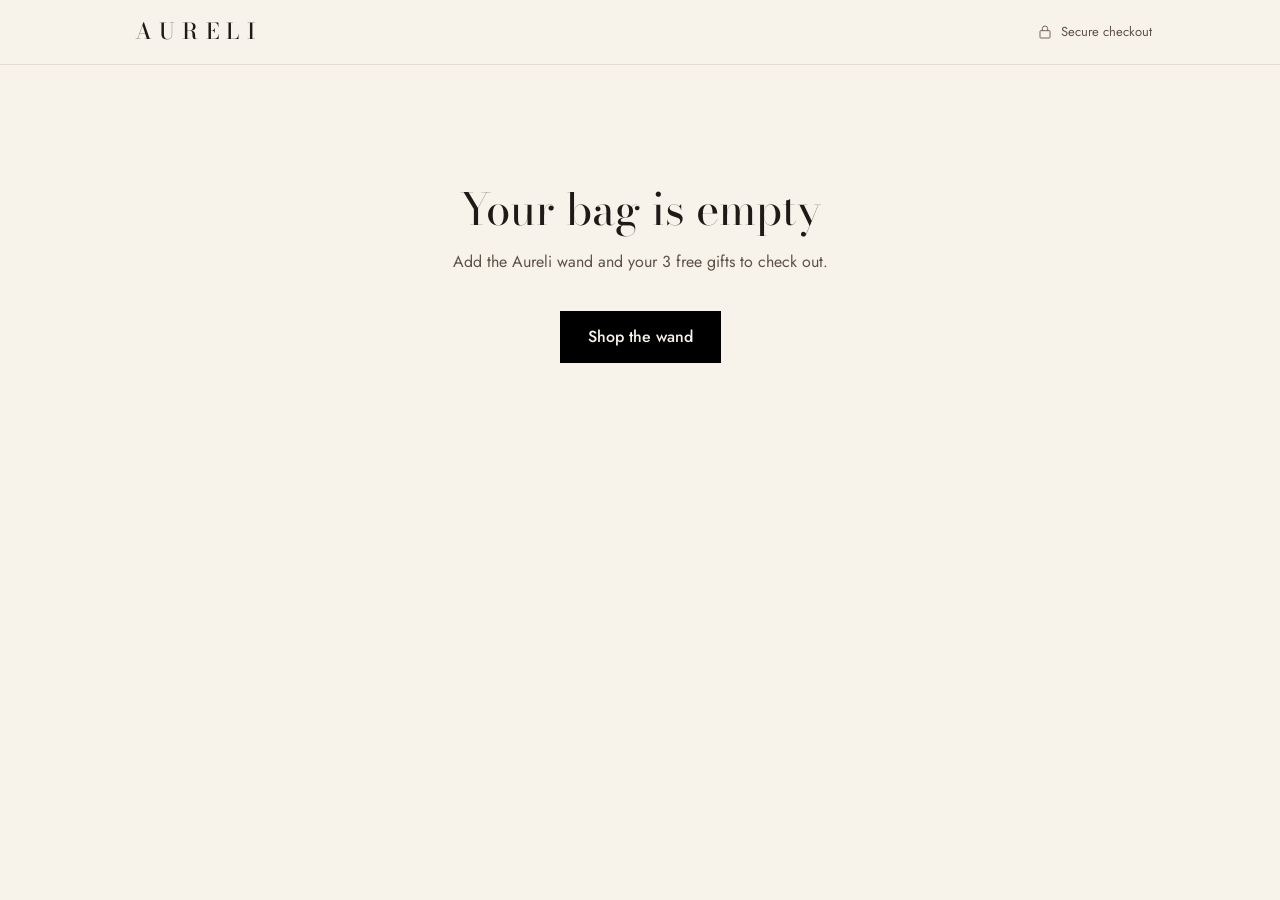
<file: checkout.html>
<!doctype html>
<html lang="en-GB">
<head>
<meta charset="utf-8">
<meta name="viewport" content="width=device-width, initial-scale=1, viewport-fit=cover">
<title>Checkout | AURELI</title>
<meta name="robots" content="noindex">
<meta name="theme-color" content="#F7F2EA">
<link rel="icon" href="data:image/svg+xml,<svg xmlns='http://www.w3.org/2000/svg' viewBox='0 0 64 64'><rect width='64' height='64' fill='%23000'/><text x='32' y='44' font-family='Georgia,serif' font-size='36' fill='%23F7F2EA' text-anchor='middle'>A</text></svg>">
<link rel="preconnect" href="https://fonts.googleapis.com">
<link rel="preconnect" href="https://fonts.gstatic.com" crossorigin>
<link href="https://fonts.googleapis.com/css2?family=Bodoni+Moda:opsz,wght@6..96,400;6..96,500&family=Jost:wght@300;400;500&display=swap" rel="stylesheet">
<style>
:root{
  --ivory:#F7F2EA;--sand:#EEE5D7;--linen:#E2D6C4;--taupe:#8A7A6A;--stone:#5E5247;--ink:#1D1A17;--black:#000;--white:#fff;--error:#8a2f24;
  --serif:"Bodoni Moda","Didot","Bodoni 72",Georgia,serif;
  --sans:"Jost","Futura","Avenir Next","Helvetica Neue",Arial,sans-serif;
  --gutter:clamp(20px,5vw,48px);
  color-scheme:light;
}
*,*::before,*::after{box-sizing:border-box}
html{-webkit-text-size-adjust:100%}
body{margin:0;background:var(--ivory);color:var(--ink);font-family:var(--sans);font-size:16px;line-height:1.6;-webkit-font-smoothing:antialiased}
a{color:inherit}
button,input,select{font:inherit;color:inherit}
:focus-visible{outline:2px solid var(--black);outline-offset:3px}
.sr-only{position:absolute!important;width:1px;height:1px;overflow:hidden;clip:rect(0 0 0 0);white-space:nowrap}

.header{border-bottom:1px solid rgba(138,122,106,.18);background:var(--ivory)}
.header .in{max-width:1120px;margin:0 auto;padding:0 var(--gutter);height:64px;display:flex;align-items:center;justify-content:space-between}
.logo{font-family:var(--serif);font-size:22px;letter-spacing:.34em;padding-left:.34em;font-weight:500;text-decoration:none}
.secure{display:flex;align-items:center;gap:8px;font-size:13px;color:var(--stone)}

.layout{max-width:1120px;margin:0 auto;padding:clamp(24px,5vw,56px) var(--gutter) 80px;display:grid;grid-template-columns:minmax(0,1fr) minmax(0,420px);gap:clamp(32px,6vw,80px);align-items:start}
@media (max-width:880px){.layout{grid-template-columns:minmax(0,1fr);gap:24px}}

h1{font-family:var(--serif);font-weight:400;font-size:clamp(32px,4vw,44px);line-height:1.1;margin:0}
.steps{display:flex;gap:10px;align-items:center;font-size:13px;color:var(--taupe);margin:10px 0 0}
.steps b{color:var(--ink);font-weight:500}
fieldset{border:0;padding:0;margin:36px 0 0;min-width:0}
legend{font-family:var(--serif);font-size:22px;padding:0;margin:0 0 16px}
.row{display:grid;grid-template-columns:1fr 1fr;gap:12px}
@media (max-width:480px){.row.stack-s{grid-template-columns:1fr}}
.field{margin-top:12px;min-width:0}
.row .field{margin-top:0}
.row + .field,.field + .row,.row + .row{margin-top:12px}
label{display:block;font-size:13.5px;color:var(--stone);margin-bottom:6px}
label .opt{color:var(--taupe)}
input,select{width:100%;height:52px;padding:0 14px;background:var(--white);border:1px solid rgba(29,26,23,.25);border-radius:2px;font-size:16px;transition:border-color .2s}
input:hover,select:hover{border-color:rgba(29,26,23,.45)}
input:focus,select:focus{outline:none;border-color:var(--ink);box-shadow:0 0 0 1px var(--ink)}
input[aria-invalid="true"],select[aria-invalid="true"]{border-color:var(--error)}
.err{font-size:13px;color:var(--error);margin-top:6px;min-height:0}
.err:empty{display:none}
.phone{display:flex}
.phone > span{display:flex;align-items:center;padding:0 12px;border:1px solid rgba(29,26,23,.25);border-right:0;background:var(--sand);font-size:15px;color:var(--stone);border-radius:2px 0 0 2px}
.phone input{border-radius:0 2px 2px 0}
select{width:100%;height:52px;padding:0 14px;background:var(--white);border:1px solid rgba(29,26,23,.25);border-radius:2px;font-size:16px}
.dial{position:relative;display:flex;align-items:center;gap:6px;padding:0 10px 0 12px;border:1px solid rgba(29,26,23,.25);border-right:0;background:var(--sand);font-size:15px;color:var(--ink);border-radius:2px 0 0 2px;min-width:84px;margin:0}
.dial::after{content:"";width:5px;height:5px;border-right:1px solid currentColor;border-bottom:1px solid currentColor;transform:translateY(-2px) rotate(45deg);opacity:.6}
.dial select{position:absolute;inset:0;width:100%;height:100%;opacity:0;cursor:pointer;border:0}
.dial:focus-within{outline:2px solid var(--black);outline-offset:2px}
.country{height:52px;display:flex;align-items:center;justify-content:space-between;padding:0 14px;border:1px solid var(--linen);background:var(--sand);color:var(--stone);font-size:15px;border-radius:2px}
.country a{font-size:13px}
.hint{font-size:13px;color:var(--taupe);margin-top:6px}

.pay-btn{display:flex;align-items:center;justify-content:center;gap:10px;width:100%;min-height:58px;margin-top:32px;border:0;border-radius:2px;background:var(--black);color:var(--ivory);font-size:15.5px;font-weight:500;letter-spacing:.04em;cursor:pointer;transition:background .25s}
.pay-btn:hover{background:#2a2622}
.pay-btn[disabled]{opacity:.7;cursor:progress}
.form-msg{margin-top:14px;font-size:14px;color:var(--error);text-align:center}
.form-msg[hidden]{display:none}
.after{margin-top:14px;font-size:13px;color:var(--taupe);text-align:center}
.back-link{display:inline-block;margin-top:24px;font-size:14px;color:var(--stone)}

/* Summary */
.summary{background:var(--sand);padding:24px;position:sticky;top:24px}
@media (max-width:880px){.summary{position:static;order:-1}}
.summary h2{font-family:var(--serif);font-weight:400;font-size:22px;margin:0 0 8px}
.toggle{display:none}
@media (max-width:880px){
  .summary{padding:0;background:transparent;border-top:1px solid var(--linen);border-bottom:1px solid var(--linen)}
  .toggle{display:flex;width:100%;justify-content:space-between;align-items:center;background:none;border:0;padding:16px 0;min-height:56px;font-size:15px;cursor:pointer}
  .toggle .chev{display:inline-block;transition:transform .25s;margin-left:8px}
  .toggle[aria-expanded="true"] .chev{transform:rotate(180deg)}
  .toggle strong{font-family:var(--serif);font-weight:400;font-size:20px}
  .summary h2{display:none}
  .sum-body{padding:0 0 18px}
  .sum-body[hidden]{display:none}
}
.line{display:grid;grid-template-columns:60px 1fr auto;gap:14px;align-items:center;padding:12px 0;border-bottom:1px solid var(--linen)}
.line img{width:60px;height:60px;object-fit:cover;display:block;background:var(--linen)}
.line strong{display:block;font-weight:500;font-size:14.5px;line-height:1.35}
.line small{color:var(--taupe);font-size:13px}
.amt{text-align:right;font-size:14.5px;white-space:nowrap}
.amt s{display:block;color:var(--taupe);font-size:12.5px}
.free{font-size:12px;letter-spacing:.1em;font-weight:500}
.qty{display:inline-flex;align-items:center;border:1px solid rgba(29,26,23,.3);height:36px;margin-top:6px;background:var(--white)}
.qty button{width:34px;height:100%;border:0;background:none;font-size:17px;cursor:pointer}
.qty output{min-width:22px;text-align:center;font-size:14px}
.tot{display:flex;justify-content:space-between;font-size:14.5px;margin-top:12px;color:var(--stone)}
.tot.grand{color:var(--ink);font-size:18px;font-weight:500;margin-top:16px;padding-top:16px;border-top:1px solid var(--linen)}
.note{font-size:13px;color:var(--stone);margin-top:14px}
.fx{margin-top:14px;padding:14px;background:var(--ivory);border:1px solid var(--linen)}
.fx .tot{margin-top:0;color:var(--ink);font-weight:500}
.fx p{font-size:12.5px;color:var(--stone);margin:8px 0 0;line-height:1.5}
.fx[hidden]{display:none}
.empty{padding:64px 0;text-align:center}
.empty a{display:inline-flex;align-items:center;min-height:52px;padding:0 28px;margin-top:20px;background:var(--black);color:var(--ivory);text-decoration:none;font-weight:500}
</style>
</head>
<body>
<header class="header">
  <div class="in">
    <a class="logo" href="/" aria-label="AURELI home">AURELI</a>
    <span class="secure"><svg width="16" height="16" viewBox="0 0 24 24" aria-hidden="true"><g fill="none" stroke="currentColor" stroke-width="1.3"><rect x="4.5" y="10" width="15" height="11" rx="1"/><path d="M8 10V7a4 4 0 018 0v3"/></g></svg>Secure checkout</span>
  </div>
</header>

<main id="main">
  <div class="layout" id="layout">
    <section aria-labelledby="coTitle">
      <h1 id="coTitle">Checkout</h1>
      <p class="steps"><b>1. Delivery details</b><span aria-hidden="true">/</span><span>2. Payment</span></p>

      <form id="form" novalidate>
        <fieldset>
          <legend>Contact</legend>
          <div class="field">
            <label for="email">Email</label>
            <input id="email" name="email" type="email" autocomplete="email" inputmode="email" required>
            <p class="err" id="email-err"></p>
          </div>
          <div class="field">
            <label for="phone">Phone <span class="opt">(for delivery updates)</span></label>
            <div class="phone">
              <label class="dial"><span class="sr-only">Phone country code</span><span id="dial" aria-hidden="true">+44</span><select id="dialSel" autocomplete="tel-country-code"></select></label>
              <input id="phone" name="phone" type="tel" autocomplete="tel-national" inputmode="tel" required>
            </div>
            <p class="err" id="phone-err"></p>
          </div>
        </fieldset>

        <fieldset>
          <legend>Shipping address</legend>
          <div class="field">
            <label for="country">Country</label>
            <select id="country" name="country" autocomplete="country" required></select>
            <p class="err" id="country-err"></p>
          </div>
          <div class="row stack-s" style="margin-top:12px">
            <div class="field">
              <label for="first">First name</label>
              <input id="first" name="first" autocomplete="given-name" required>
              <p class="err" id="first-err"></p>
            </div>
            <div class="field">
              <label for="last">Last name</label>
              <input id="last" name="last" autocomplete="family-name" required>
              <p class="err" id="last-err"></p>
            </div>
          </div>
          <div class="field">
            <label for="line1">Address</label>
            <input id="line1" name="line1" autocomplete="address-line1" required>
            <p class="err" id="line1-err"></p>
          </div>
          <div class="field">
            <label for="line2">Flat, suite, etc. <span class="opt">(optional)</span></label>
            <input id="line2" name="line2" autocomplete="address-line2">
          </div>
          <div class="field">
            <label for="city" id="cityLabel">Town or city</label>
            <input id="city" name="city" autocomplete="address-level2" required>
            <p class="err" id="city-err"></p>
          </div>
          <div class="row">
            <div class="field" id="regionField">
              <label for="region" id="regionLabel">County <span class="opt">(optional)</span></label>
              <input id="region" name="region" autocomplete="address-level1">
              <p class="err" id="region-err"></p>
            </div>
            <div class="field">
              <label for="postal" id="postalLabel">Postcode</label>
              <input id="postal" name="postal" autocomplete="postal-code" required>
              <p class="err" id="postal-err"></p>
            </div>
          </div>
        </fieldset>

        <button class="pay-btn" id="payBtn" type="submit">
          <svg width="16" height="16" viewBox="0 0 24 24" aria-hidden="true"><g fill="none" stroke="currentColor" stroke-width="1.4"><rect x="4.5" y="10" width="15" height="11" rx="1"/><path d="M8 10V7a4 4 0 018 0v3"/></g></svg>
          <span id="payLabel">Continue to payment</span>
        </button>
        <p class="form-msg" id="formMsg" role="alert" hidden></p>
        <p class="after" id="afterNote">Next, you'll pay securely with Square by card, Apple Pay or Google Pay. Your details will already be filled in.</p>
        <p class="after">By continuing, you agree to our <a href="/terms-of-service">Terms of Service</a>. See our <a href="/privacy-policy">Privacy Policy</a> for how we use your details.</p>
      </form>
      <a class="back-link" href="/">Back to the shop</a>
    </section>

    <aside class="summary" aria-label="Order summary">
      <button class="toggle" id="sumToggle" type="button" aria-expanded="false" aria-controls="sumBody">
        <span>Show order summary<span class="chev" aria-hidden="true">⌄</span></span>
        <strong id="totalTop">£49.99</strong>
      </button>
      <h2>Your order</h2>
      <div class="sum-body" id="sumBody">
        <div class="line">
          <img src="/images/product-closeup-s.webp" alt="" width="60" height="60">
          <div>
            <strong>Aureli™ Skin Therapy Wand</strong>
            <div class="qty" role="group" aria-label="Quantity">
              <button type="button" data-q="-1" aria-label="Decrease quantity">−</button>
              <output id="qty" aria-live="polite">1</output>
              <button type="button" data-q="1" aria-label="Increase quantity">+</button>
            </div>
          </div>
          <div class="amt"><span id="lineTotal">£49.99</span><s id="lineCompare">£79.99</s></div>
        </div>
        <div class="line"><img src="/images/gift-jade-s.webp" alt="" width="60" height="60"><div><strong>Black Jade Facial Roller</strong><small>Free gift <span class="gq">× 1</span></small></div><div class="amt"><span class="free">FREE</span></div></div>
        <div class="line"><img src="/images/gift-ice-s.webp" alt="" width="60" height="60"><div><strong>Black Ice Facial Roller</strong><small>Free gift <span class="gq">× 1</span></small></div><div class="amt"><span class="free">FREE</span></div></div>
        <div class="line"><img src="/images/gift-guasha-s.webp" alt="" width="60" height="60"><div><strong>Black Gua Sha Facial Tool</strong><small>Free gift <span class="gq">× 1</span></small></div><div class="amt"><span class="free">FREE</span></div></div>
        <div class="tot"><span>Subtotal</span><span id="subtotal">£49.99</span></div>
        <div class="tot"><span>Shipping</span><span>FREE</span></div>
        <div class="tot grand"><span>Total</span><span id="total">£49.99</span></div>
        <div class="fx" id="fx" hidden>
          <div class="tot"><span>Charged in pounds (GBP)</span><span id="fxTotal">…</span></div>
          <p id="fxText"></p>
        </div>
        <p class="note">Free delivery worldwide, estimated 5–10 business days. 30-day money-back guarantee.</p>
        <p class="note" id="dutyNote" hidden>Orders delivered outside the UK may be subject to import duties, taxes or handling fees charged on delivery. These aren't included in our price. <a href="/shipping.html">Shipping policy</a></p>
      </div>
    </aside>
  </div>
</main>

<script>
/* Display prices must match PRICES in api/checkout.js (the server sets the real charge).
   GBP and USD prices are fixed. Other currencies are shown at today's rate and charged as the GBP price. */
const FIXED = { GBP: { price: 49.99, compare: 79.99 }, USD: { price: 64.99, compare: 89.99 } };
const CURRENCIES = ["GBP","USD","EUR","CAD","AUD","NZD","CHF","SEK","NOK","DKK","PLN","CZK","HUF","RON","BGN","ISK","TRY",
                    "JPY","CNY","HKD","SGD","KRW","INR","IDR","MYR","PHP","THB","ILS","MXN","BRL","ZAR"];
// Countries we can't sell to (comprehensive sanctions / no delivery). Must match BLOCKED in api/checkout.js.
const BLOCKED = ["CU","IR","KP","SY","RU","BY"];
const ISO = ("AD AE AF AG AI AL AM AO AQ AR AS AT AU AW AX AZ BA BB BD BE BF BG BH BI BJ BL BM BN BO BQ BR BS BT BV BW BY BZ CA CC CD CF CG CH CI CK CL CM CN CO CR CU CV CW CX CY CZ DE DJ DK DM DO DZ EC EE EG EH ER ES ET FI FJ FK FM FO FR GA GB GD GE GF GG GH GI GL GM GN GP GQ GR GS GT GU GW GY HK HM HN HR HT HU ID IE IL IM IN IO IQ IR IS IT JE JM JO JP KE KG KH KI KM KN KP KR KW KY KZ LA LB LC LI LK LR LS LT LU LV LY MA MC MD ME MF MG MH MK ML MM MN MO MP MQ MR MS MT MU MV MW MX MY MZ NA NC NE NF NG NI NL NO NP NR NU NZ OM PA PE PF PG PH PK PL PM PN PR PS PT PW PY QA RE RO RS RU RW SA SB SC SD SE SG SH SI SJ SK SL SM SN SO SR SS ST SV SX SY SZ TC TD TF TG TH TJ TK TL TM TN TO TR TT TV TW TZ UA UG UM US UY UZ VA VC VE VG VI VN VU WF WS XK YE YT ZA ZM ZW")
  .split(" ").filter(c => !BLOCKED.includes(c) && !["AQ","BV","HM","TF","UM","GS","IO"].includes(c));  // also drops uninhabited territories
const CURRENCY_COUNTRY = { GBP: "GB", USD: "US", CAD: "CA", AUD: "AU", NZD: "NZ", CHF: "CH", SEK: "SE", NOK: "NO", DKK: "DK",
  PLN: "PL", CZK: "CZ", HUF: "HU", RON: "RO", BGN: "BG", ISK: "IS", TRY: "TR", JPY: "JP", CNY: "CN", HKD: "HK", SGD: "SG",
  KRW: "KR", INR: "IN", IDR: "ID", MYR: "MY", PHP: "PH", THB: "TH", ILS: "IL", MXN: "MX", BRL: "BR", ZAR: "ZA" };
// Country calling codes (from Google's libphonenumber data).
const DIAL = Object.fromEntries("AD376 AE971 AF93 AG1 AI1 AL355 AM374 AO244 AR54 AS1 AT43 AU61 AW297 AX358 AZ994 BA387 BB1 BD880 BE32 BF226 BG359 BH973 BI257 BJ229 BL590 BM1 BN673 BO591 BQ599 BR55 BS1 BT975 BW267 BY375 BZ501 CA1 CC61 CD243 CF236 CG242 CH41 CI225 CK682 CL56 CM237 CN86 CO57 CR506 CU53 CV238 CW599 CX61 CY357 CZ420 DE49 DJ253 DK45 DM1 DO1 DZ213 EC593 EE372 EG20 EH212 ER291 ES34 ET251 FI358 FJ679 FK500 FM691 FO298 FR33 GA241 GB44 GD1 GE995 GF594 GG44 GH233 GI350 GL299 GM220 GN224 GP590 GQ240 GR30 GT502 GU1 GW245 GY592 HK852 HN504 HR385 HT509 HU36 ID62 IE353 IL972 IM44 IN91 IO246 IQ964 IR98 IS354 IT39 JE44 JM1 JO962 JP81 KE254 KG996 KH855 KI686 KM269 KN1 KP850 KR82 KW965 KY1 KZ7 LA856 LB961 LC1 LI423 LK94 LR231 LS266 LT370 LU352 LV371 LY218 MA212 MC377 MD373 ME382 MF590 MG261 MH692 MK389 ML223 MM95 MN976 MO853 MP1 MQ596 MR222 MS1 MT356 MU230 MV960 MW265 MX52 MY60 MZ258 NA264 NC687 NE227 NF672 NG234 NI505 NL31 NO47 NP977 NR674 NU683 NZ64 OM968 PA507 PE51 PF689 PG675 PH63 PK92 PL48 PM508 PR1 PS970 PT351 PW680 PY595 QA974 RE262 RO40 RS381 RU7 RW250 SA966 SB677 SC248 SD249 SE46 SG65 SH290 SI386 SJ47 SK421 SL232 SM378 SN221 SO252 SR597 SS211 ST239 SV503 SX1 SY963 SZ268 TC1 TD235 TG228 TH66 TJ992 TK690 TL670 TM993 TN216 TO676 TR90 TT1 TV688 TW886 TZ255 UA380 UG256 US1 UY598 UZ998 VA39 VC1 VE58 VG1 VI1 VN84 VU678 WF681 WS685 XK383 YE967 YT262 ZA27 ZM260 ZW263".split(" ").map(x => [x.slice(0, 2), x.slice(2)]));
const US_STATES = {AL:"Alabama",AK:"Alaska",AZ:"Arizona",AR:"Arkansas",CA:"California",CO:"Colorado",CT:"Connecticut",DE:"Delaware",DC:"District of Columbia",FL:"Florida",GA:"Georgia",HI:"Hawaii",ID:"Idaho",IL:"Illinois",IN:"Indiana",IA:"Iowa",KS:"Kansas",KY:"Kentucky",LA:"Louisiana",ME:"Maine",MD:"Maryland",MA:"Massachusetts",MI:"Michigan",MN:"Minnesota",MS:"Mississippi",MO:"Missouri",MT:"Montana",NE:"Nebraska",NV:"Nevada",NH:"New Hampshire",NJ:"New Jersey",NM:"New Mexico",NY:"New York",NC:"North Carolina",ND:"North Dakota",OH:"Ohio",OK:"Oklahoma",OR:"Oregon",PA:"Pennsylvania",RI:"Rhode Island",SC:"South Carolina",SD:"South Dakota",TN:"Tennessee",TX:"Texas",UT:"Utah",VT:"Vermont",VA:"Virginia",WA:"Washington",WV:"West Virginia",WI:"Wisconsin",WY:"Wyoming"};

const $ = s => document.querySelector(s);
const store = {
  get(a,k){ try { return a.getItem(k); } catch(e){ return null; } },
  set(a,k,v){ try { a.setItem(k,v); } catch(e){} }
};
let LS, SS; try { LS = localStorage; SS = sessionStorage; } catch(e) {}

const params = new URLSearchParams(location.search);
const legacy = { UK: "GBP", US: "USD" };
let currency = (params.get("cur") || legacy[params.get("m")] || legacy[store.get(LS, "aureli-market")] || store.get(LS, "aureli-market") || "GBP").toUpperCase();
if (!CURRENCIES.includes(currency)) currency = "GBP";
let RATE = null;                                   // GBP -> chosen currency, for display only
const priceBasis = () => currency === "USD" ? "US" : "UK";   // which fixed price list the server charges
const draftKey = () => "aureli-checkout-" + priceBasis();
let country = "";
let dialCountry = "";        // whose calling code the phone number uses
let dialChosen = false;      // true once the customer picks a code themselves
let qty = Math.max(0, Math.min(10, Number(store.get(LS, "aureli-cart")) || 0));

const locale = c => c === "USD" ? "en-US" : "en-GB";
const fmt = (n, c = currency) => new Intl.NumberFormat(locale(c), { style: "currency", currency: c }).format(n);
function unit(){
  if (FIXED[currency]) return FIXED[currency];
  return { price: FIXED.GBP.price * RATE, compare: FIXED.GBP.compare * RATE };
}
const regionName = (() => { try { const d = new Intl.DisplayNames(["en"], { type: "region" }); return c => d.of(c); } catch(e) { return c => c; } })();

/* ---------- address rules per country ---------- */
const RULESET = {
  GB: { dial: "+44", city: "Town or city", region: "County", regionRequired: false, regionType: "text", postal: "Postcode", postalRequired: true },
  US: { dial: "+1",  city: "City", region: "State", regionRequired: true, regionType: "us-states", postal: "ZIP code", postalRequired: true },
  XX: { dial: "",    city: "Town or city", region: "State, province or region", regionRequired: false, regionType: "text", postal: "Postal code", postalRequired: false }
};
const R = () => RULESET[country] || RULESET.XX;

function buildCountries(){
  const sel = $("#country");
  const sorted = ISO.map(c => [c, regionName(c) || c]).sort((a, b) => a[1].localeCompare(b[1]));
  const dialSel = $("#dialSel");
  dialSel.innerHTML = ['GB', 'US'].concat(sorted.map(([c]) => c).filter(c => c !== "GB" && c !== "US"))
    .filter(c => DIAL[c]).map(c => `<option value="${c}">${regionName(c) || c} (+${DIAL[c]})</option>`).join("");
  sel.innerHTML = '<option value="">Select your country</option>' +
    '<option value="GB">' + regionName("GB") + '</option><option value="US">' + regionName("US") + '</option>' +
    '<option disabled>──────────</option>' +
    sorted.filter(([c]) => c !== "GB" && c !== "US").map(([c, n]) => `<option value="${c}">${n}</option>`).join("");
}
function applyCountry(c){
  country = ISO.includes(c) ? c : "";
  $("#country").value = country;
  const r = R();
  if (!dialChosen && DIAL[country]) setDial(country);
  $("#cityLabel").textContent = r.city;
  $("#postalLabel").innerHTML = r.postal + (r.postalRequired ? "" : ' <span class="opt">(if you have one)</span>');
  $("#postal").required = r.postalRequired;
  $("#postal").setAttribute("inputmode", country === "US" ? "numeric" : "text");
  // Region: US gets a state list, everyone else a text box.
  const cur = $("#region"), keep = cur.value;
  const wantSelect = r.regionType === "us-states";
  if (wantSelect !== (cur.tagName === "SELECT")) {
    let el;
    if (wantSelect) {
      el = document.createElement("select");
      el.innerHTML = '<option value="">Select</option>' + Object.entries(US_STATES).map(([k, n]) => `<option value="${k}">${n}</option>`).join("");
    } else {
      el = document.createElement("input");
    }
    el.id = "region"; el.name = "region"; el.setAttribute("autocomplete", "address-level1");
    cur.replaceWith(el);
    el.addEventListener("blur", () => { if (el.value) validateField("region"); });
  }
  $("#region").required = r.regionRequired;
  if (!wantSelect && keep && cur.tagName !== "SELECT") $("#region").value = keep;
  $("#regionLabel").innerHTML = r.region + (r.regionRequired ? "" : ' <span class="opt">(optional)</span>');
  $("#dutyNote").hidden = !country || country === "GB";
  ["phone", "postal", "region"].forEach(id => { if (val(id)) validateField(id); else clearError(id); });
}

function setDial(c){
  if (!DIAL[c]) return;
  dialCountry = c;
  $("#dialSel").value = c;
  $("#dial").textContent = "+" + DIAL[c];
}

function init(){
  document.documentElement.lang = locale(currency);
  buildCountries();
  const draft = readDraft();
  const fromParam = (params.get("country") || "").toUpperCase();
  applyCountry(draft.country || (ISO.includes(fromParam) ? fromParam : "") || CURRENCY_COUNTRY[currency] || "");
  if (draft.dial && DIAL[draft.dial]) { dialChosen = draft.dial !== country; setDial(draft.dial); }
  if (!dialCountry) setDial(country || "GB");
  restoreDraft(draft);
  renderSummary();
  loadCharge();

  $("#dialSel").addEventListener("change", () => { dialChosen = true; setDial($("#dialSel").value); if (val("phone")) validateField("phone"); saveDraft(); });
  $("#country").addEventListener("change", () => { applyCountry($("#country").value); validateField("country"); saveDraft(); });
  document.querySelectorAll("[data-q]").forEach(b => b.addEventListener("click", () => {
    qty = Math.max(1, Math.min(10, qty + Number(b.dataset.q)));
    store.set(LS, "aureli-cart", String(qty));
    renderSummary();
  }));
  $("#sumToggle").addEventListener("click", () => {
    const t = $("#sumToggle"), open = t.getAttribute("aria-expanded") !== "true";
    t.setAttribute("aria-expanded", String(open));
    t.firstElementChild.firstChild.textContent = open ? "Hide order summary" : "Show order summary";
    setBodyVisibility();
  });
  matchMedia("(max-width: 880px)").addEventListener("change", setBodyVisibility);
  setBodyVisibility();

  $("#form").addEventListener("input", saveDraft);
  $("#form").addEventListener("change", saveDraft);
  document.querySelectorAll("#form input, #form select").forEach(el => el.addEventListener("blur", () => { if (el.value) validateField(el.id); }));
  $("#form").addEventListener("submit", submit);
}

function setBodyVisibility(){
  const mobile = matchMedia("(max-width: 880px)").matches;
  $("#sumBody").hidden = mobile && $("#sumToggle").getAttribute("aria-expanded") !== "true";
}

/* ---------- what Square will actually charge ---------- */
let chargeUnitGBP = null;   // in pence, per wand
async function loadCharge(){
  if (currency === "GBP") return;
  if (currency === "USD") {
    try {
      const r = await fetch("/api/checkout?market=US", { cache: "no-store" });
      const q = r.ok ? await r.json() : null;
      if (q && q.converted && q.unitAmount > 0) { chargeUnitGBP = q.unitAmount; renderSummary(); }
    } catch (e) {}
    return;
  }
  chargeUnitGBP = Math.round(FIXED.GBP.price * 100);
  try {
    const r = await fetch("/api/checkout?rates=1");
    const d = r.ok ? await r.json() : null;
    if (d && d.rates && d.rates[currency] > 0) RATE = d.rates[currency];
  } catch (e) {}
  if (!RATE) { currency = "GBP"; chargeUnitGBP = null; }   // couldn't get a rate: show GBP instead
  renderSummary();
}

function renderSummary(){
  $("#qty").textContent = qty;
  document.querySelectorAll(".gq").forEach(e => e.textContent = "× " + qty);
  if (!FIXED[currency] && !RATE) {          // rate still loading: show GBP for now
    const t = fmt(FIXED.GBP.price * qty, "GBP");
    $("#lineTotal").textContent = t; $("#lineCompare").textContent = fmt(FIXED.GBP.compare * qty, "GBP");
    $("#subtotal").textContent = t; $("#total").textContent = t; $("#totalTop").textContent = t;
    return;
  }
  const u = unit(), t = fmt(u.price * qty);
  $("#lineTotal").textContent = t;
  $("#lineCompare").textContent = fmt(u.compare * qty);
  $("#subtotal").textContent = t; $("#total").textContent = t; $("#totalTop").textContent = t;
  const fx = $("#fx");
  if (currency !== "GBP" && chargeUnitGBP) {
    const charged = fmt(chargeUnitGBP * qty / 100, "GBP");
    fx.hidden = false;
    $("#fxTotal").textContent = charged;
    $("#totalTop").textContent = t + " (" + charged + ")";
    $("#fxText").textContent = currency === "USD"
      ? "Our payment provider charges in GBP, so you'll pay the equivalent of " + t + " at today's exchange rate. Your bank converts it back to dollars, so the amount on your statement may differ slightly and may include your card's foreign transaction fee."
      : "Prices are shown in " + currency + " at today's exchange rate for convenience. You'll be charged " + charged + " in GBP, and your card provider converts it, so the amount on your statement may differ slightly and may include a foreign transaction fee.";
    $("#afterNote").textContent = "Next, you'll pay securely with Square by card, Apple Pay or Google Pay, charged in GBP. Your details will already be filled in.";
  } else {
    fx.hidden = true;
  }
}

/* ---------- validation ---------- */
const val = id => ($("#" + id)?.value || "").trim();
function normalisePhone(raw){
  let d = raw.replace(/[^\d+]/g, "");
  if (d.startsWith("00")) d = "+" + d.slice(2);
  // Typed a full international number: check its length only.
  if (d.startsWith("+")) return /^\+[1-9]\d{7,14}$/.test(d) ? d : null;
  const code = DIAL[dialCountry] || "44";
  if (code === "44") { d = d.replace(/^0/, ""); return /^\d{9,10}$/.test(d) ? "+44" + d : null; }
  if (code === "1") { if (d.length === 11 && d.startsWith("1")) d = d.slice(1); return /^[2-9]\d{9}$/.test(d) ? "+1" + d : null; }
  if (!["IT", "SM", "VA"].includes(dialCountry)) d = d.replace(/^0/, "");   // drop the domestic trunk 0
  const full = "+" + code + d;
  return /^\+[1-9]\d{7,14}$/.test(full) && d.length >= 4 ? full : null;
}
const RULES = {
  email: v => /^[^\s@]+@[^\s@]+\.[^\s@]{2,}$/.test(v) ? "" : "Enter an email address like name@example.com.",
  phone: v => normalisePhone(v) ? "" : (DIAL[dialCountry] === "44" ? "Enter a UK phone number, like 07700 900123."
            : DIAL[dialCountry] === "1" ? "Enter a 10-digit phone number, like (555) 123-4567."
            : "Enter a valid phone number. Check the country code is right."),
  country: v => v ? "" : "Select your country.",
  first: v => v ? "" : "Enter your first name.",
  last: v => v ? "" : "Enter your last name.",
  line1: v => v.length >= 3 ? "" : "Enter the first line of your address.",
  city: v => v ? "" : (country === "US" ? "Enter your city." : "Enter your town or city."),
  region: v => (!R().regionRequired || v) ? "" : "Select your state.",
  postal: v => country === "GB" ? (/^[A-Z]{1,2}\d[A-Z\d]?\s*\d[A-Z]{2}$/i.test(v) ? "" : "Enter a valid UK postcode, like SW1A 1AA.")
             : country === "US" ? (/^\d{5}(-\d{4})?$/.test(v) ? "" : "Enter a 5-digit ZIP code.")
             : (v.length <= 12 ? "" : "Postal codes are 12 characters or fewer.")
};
function clearError(id){
  const el = $("#" + id), err = $("#" + id + "-err");
  if (el) el.removeAttribute("aria-invalid");
  if (err) err.textContent = "";
}
function validateField(id){
  if (!RULES[id]) return true;
  const msg = RULES[id](val(id));
  const el = $("#" + id), err = $("#" + id + "-err");
  el.setAttribute("aria-invalid", msg ? "true" : "false");
  if (msg) el.setAttribute("aria-describedby", id + "-err"); else if (id !== "phone") el.removeAttribute("aria-describedby");
  if (err) err.textContent = msg;
  return !msg;
}

/* ---------- draft (kept only for this browser tab) ---------- */
const FIELDS = ["email","phone","first","last","line1","line2","city","region","postal"];
function saveDraft(){ const d = { country, dial: dialCountry }; FIELDS.forEach(f => d[f] = val(f)); store.set(SS, draftKey(), JSON.stringify(d)); }
function readDraft(){ try { return JSON.parse(store.get(SS, draftKey()) || "{}"); } catch(e) { return {}; } }
function restoreDraft(d){ FIELDS.forEach(f => { if (d[f] && $("#" + f)) $("#" + f).value = d[f]; }); }

/* ---------- submit ---------- */
let busy = false;
async function submit(e){
  e.preventDefault();
  if (busy) return;
  const bad = Object.keys(RULES).filter(id => !validateField(id));
  const msg = $("#formMsg");
  if (bad.length) {
    msg.textContent = bad.length === 1 ? "Check the highlighted field." : "Check the " + bad.length + " highlighted fields.";
    msg.hidden = false;
    $("#" + bad[0]).focus();
    return;
  }
  msg.hidden = true;
  busy = true;
  const btn = $("#payBtn");
  btn.disabled = true; btn.setAttribute("aria-busy","true");
  $("#payLabel").textContent = "Opening secure payment…";

  const postal = country === "GB" ? val("postal").toUpperCase().replace(/\s*(\d[A-Z]{2})$/, " $1") : val("postal");
  const customer = {
    email: val("email"), phone: normalisePhone(val("phone")),
    first_name: val("first"), last_name: val("last"),
    address_line_1: val("line1"), address_line_2: val("line2"),
    locality: val("city"), administrative_district_level_1: val("region"),
    postal_code: postal, country
  };
  try {
    const r = await fetch("/api/checkout", {
      method: "POST", headers: { "Content-Type": "application/json" },
      body: JSON.stringify({ market: priceBasis(), currency, qty, customer })
    });
    const data = await r.json().catch(() => ({}));
    if (r.ok && data.url) { window.location.href = data.url; return; }
    msg.textContent = data.message || ("We couldn't open payment (error " + r.status + "). Please try again.");
  } catch (err) {
    msg.textContent = "We couldn't reach payment. Check your connection and try again.";
  }
  msg.hidden = false;
  busy = false; btn.disabled = false; btn.removeAttribute("aria-busy");
  $("#payLabel").textContent = "Continue to payment";
}

/* Empty bag: nothing to check out */
if (!qty) {
  $("#layout").innerHTML = '<div class="empty" style="grid-column:1/-1"><h1>Your bag is empty</h1><p style="color:var(--stone)">Add the Aureli wand and your 3 free gifts to check out.</p><a href="/#product">Shop the wand</a></div>';
} else {
  init();
}
</script>
</body>
</html>
</file>
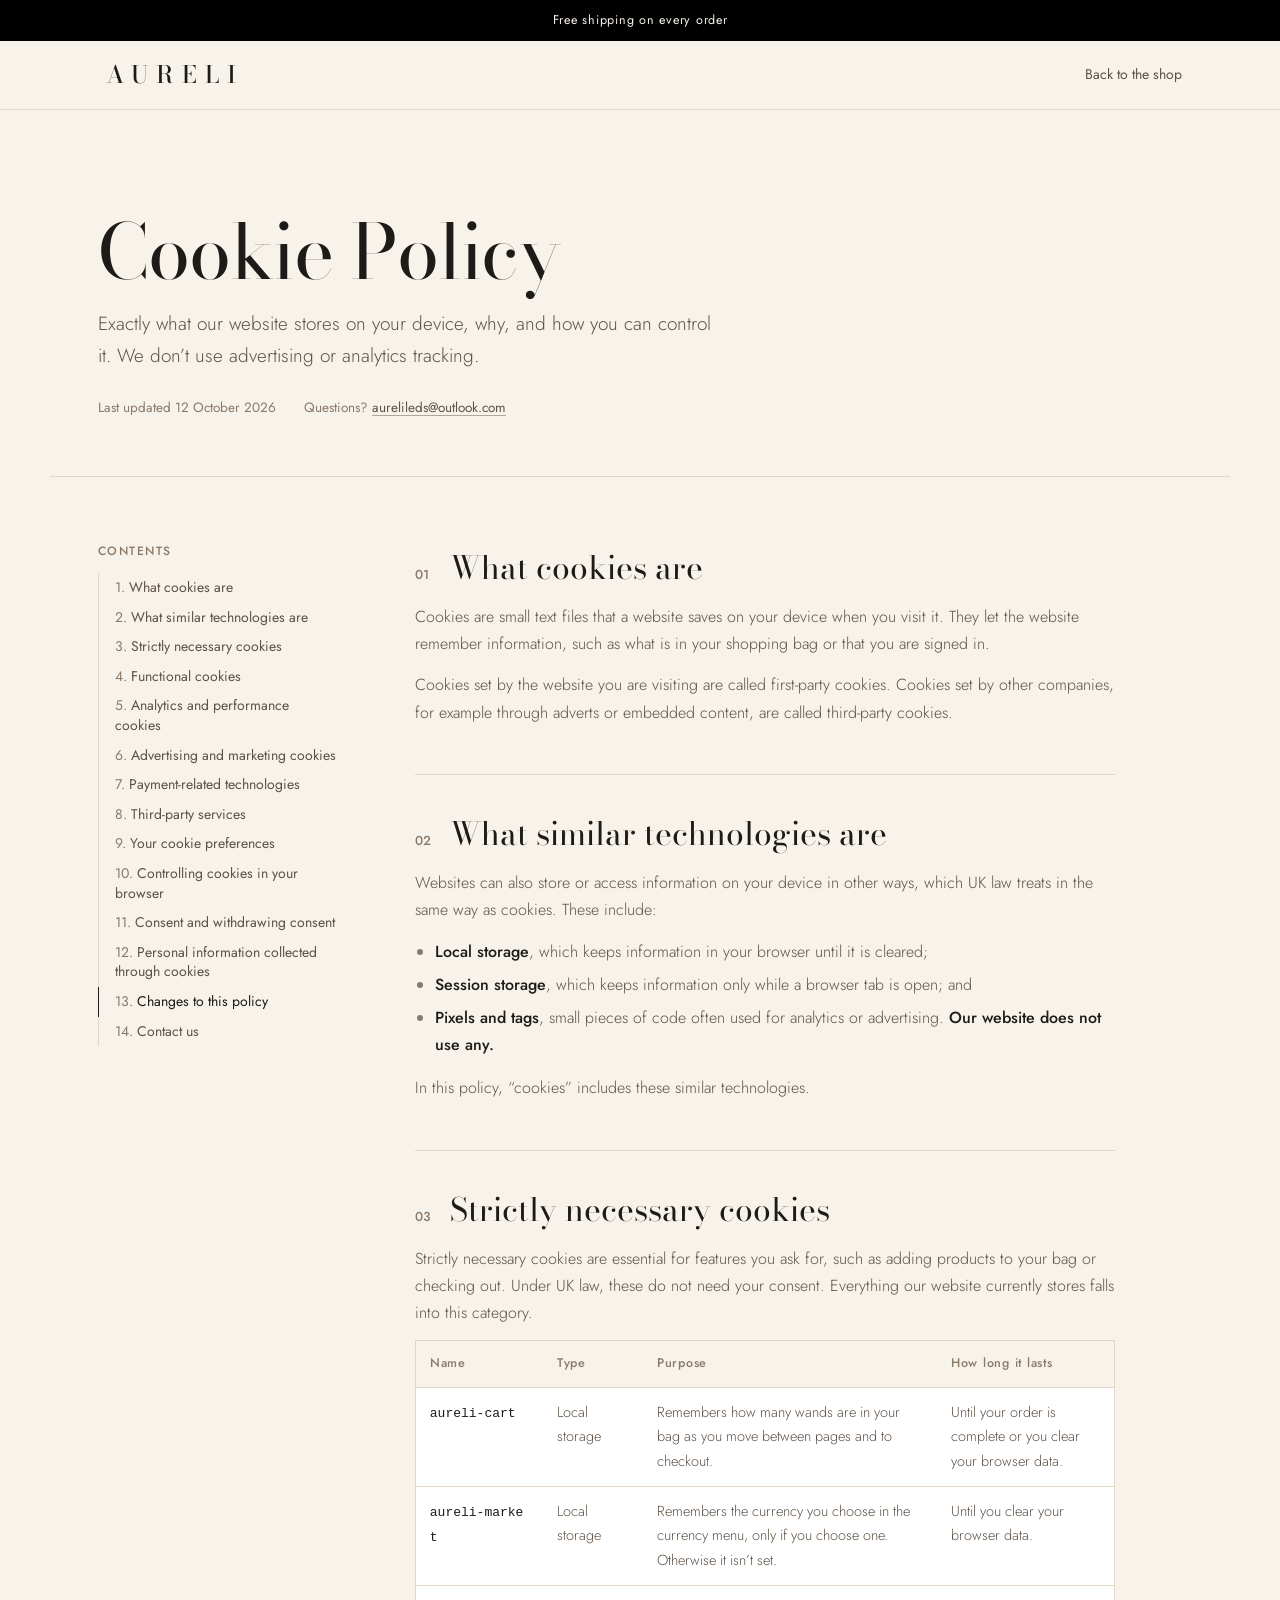
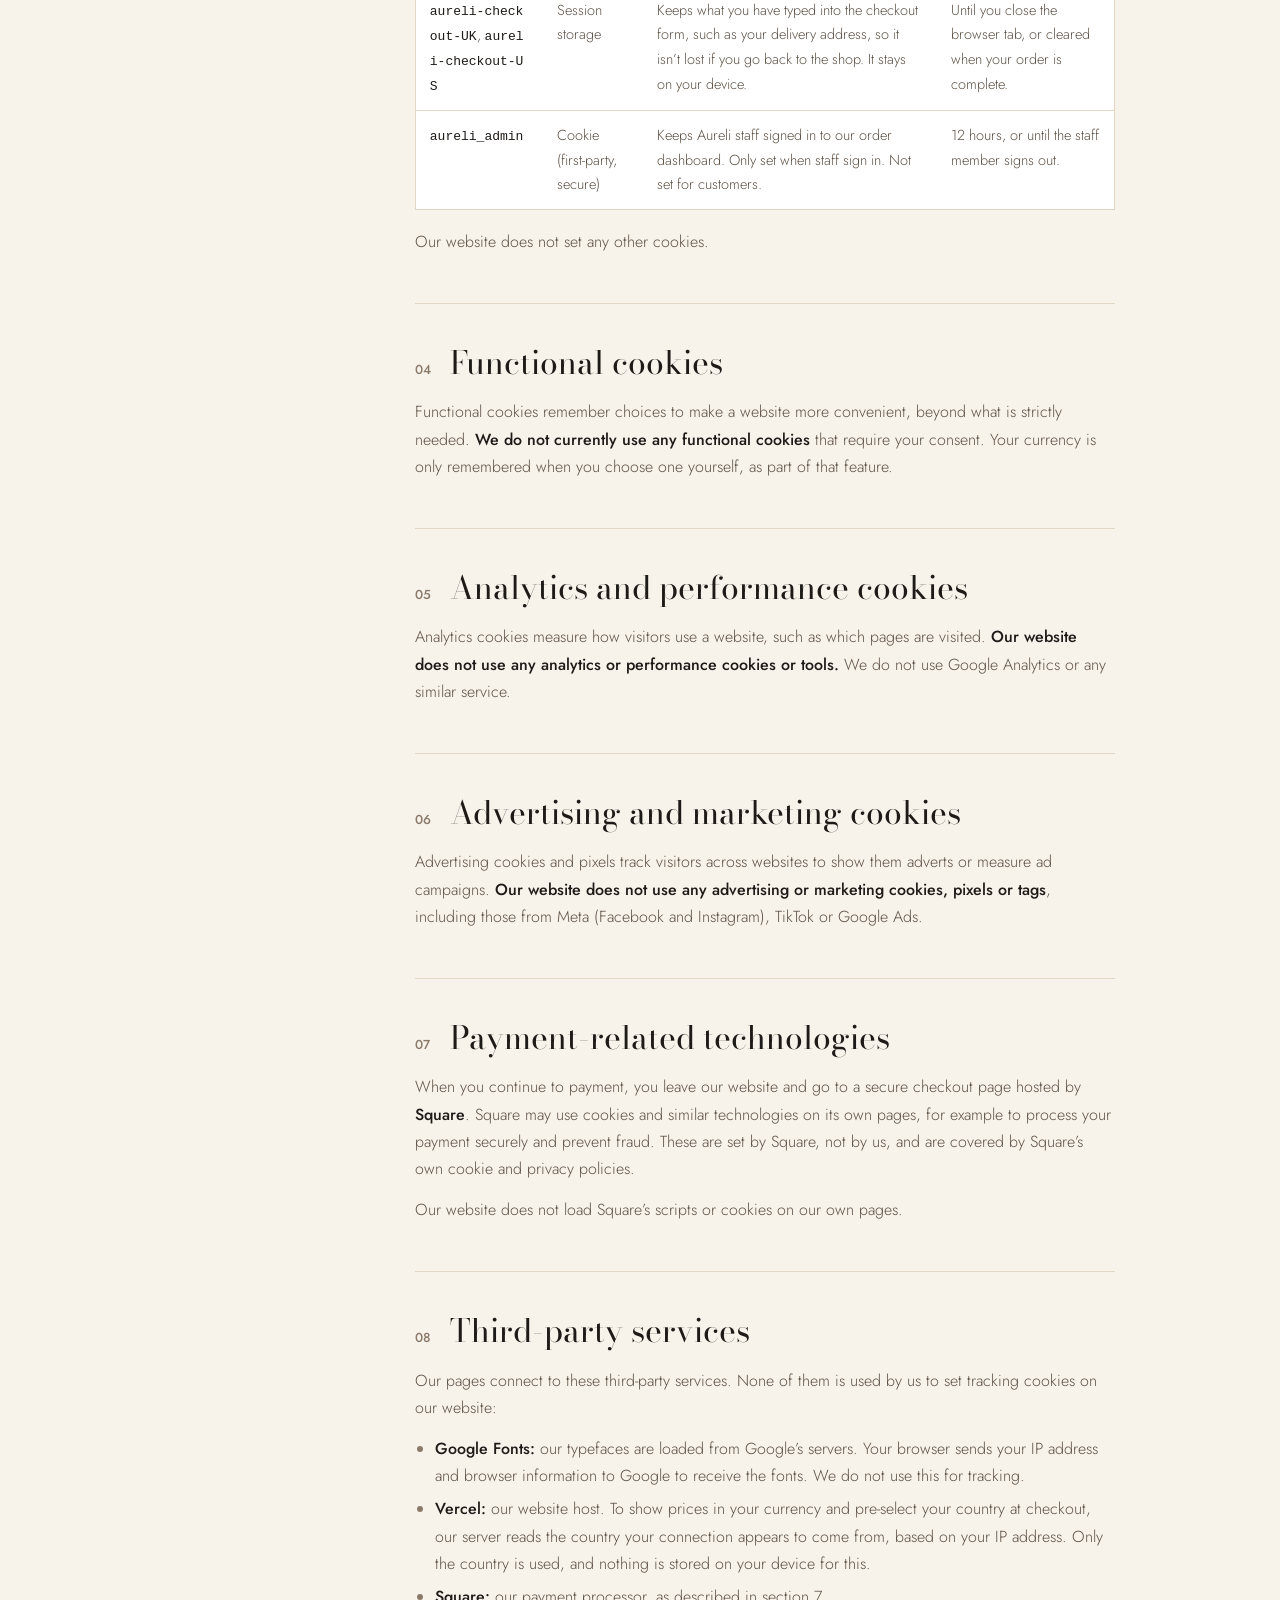
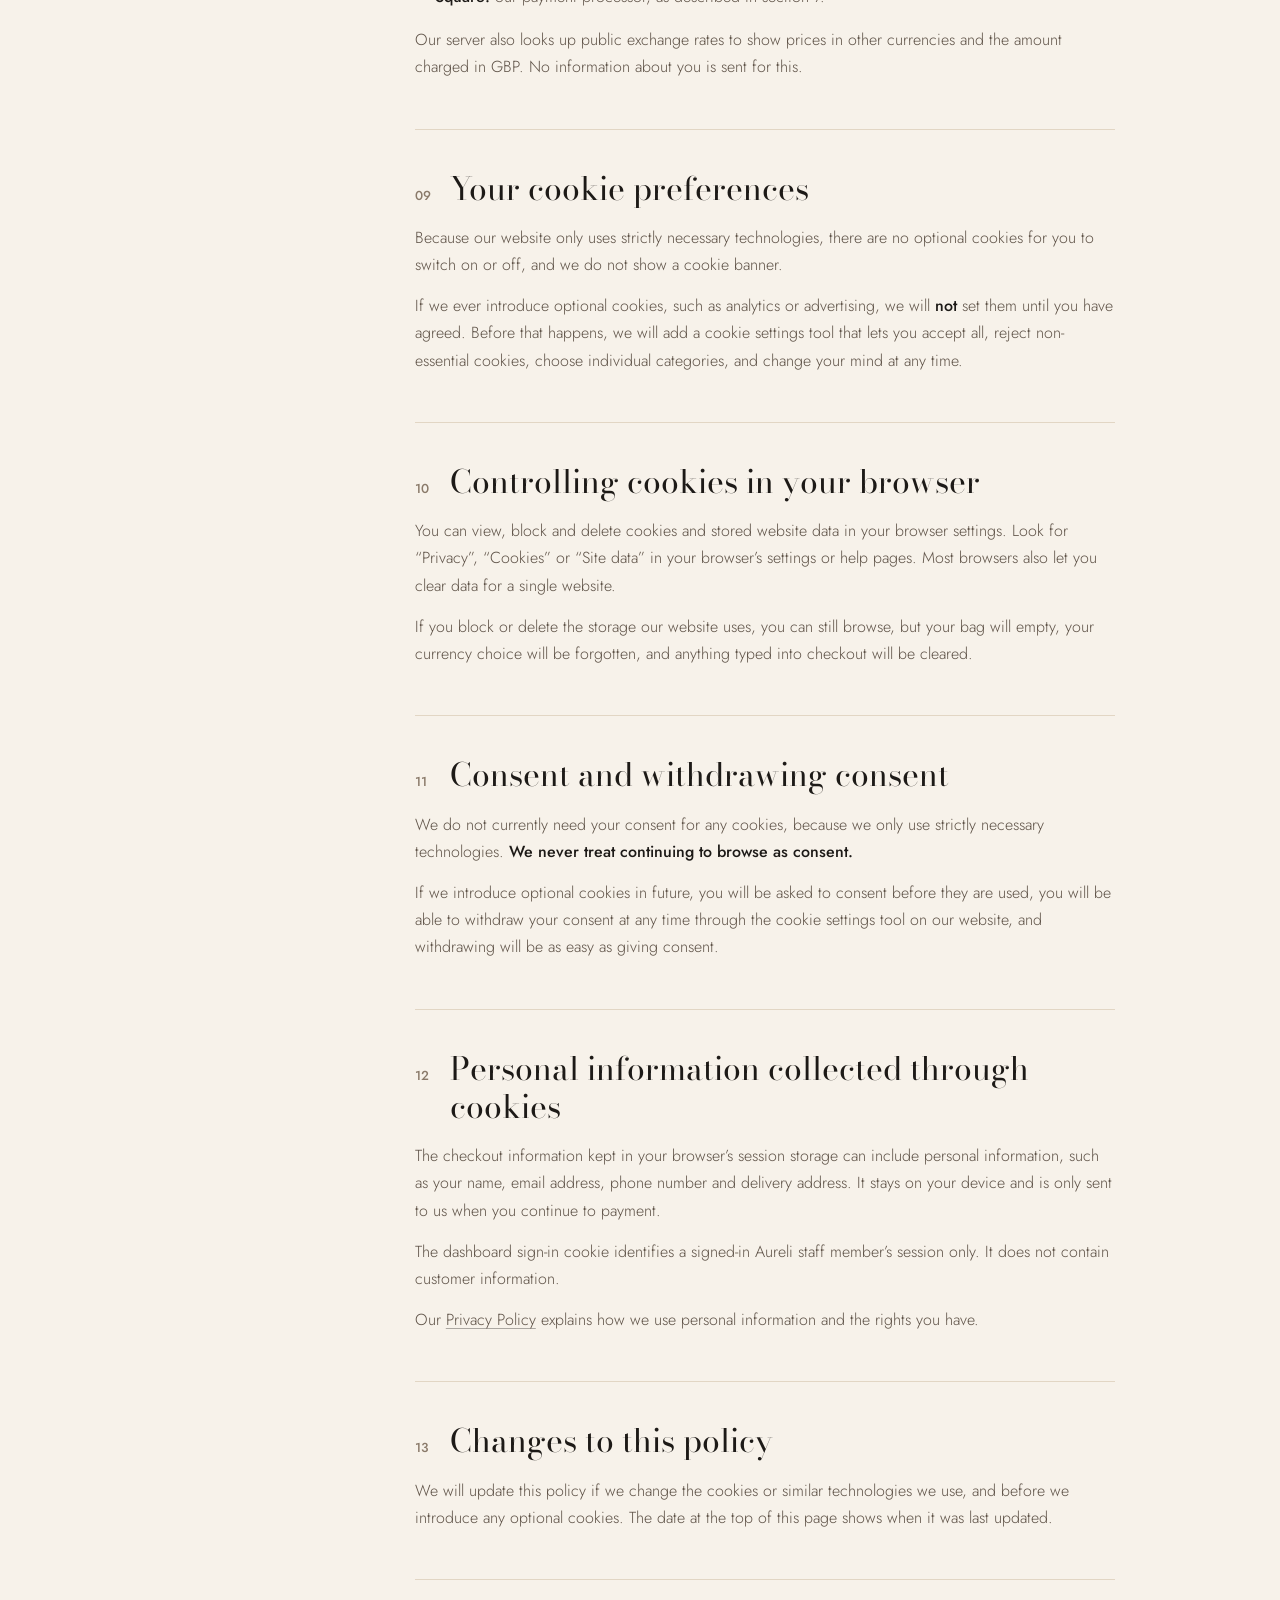
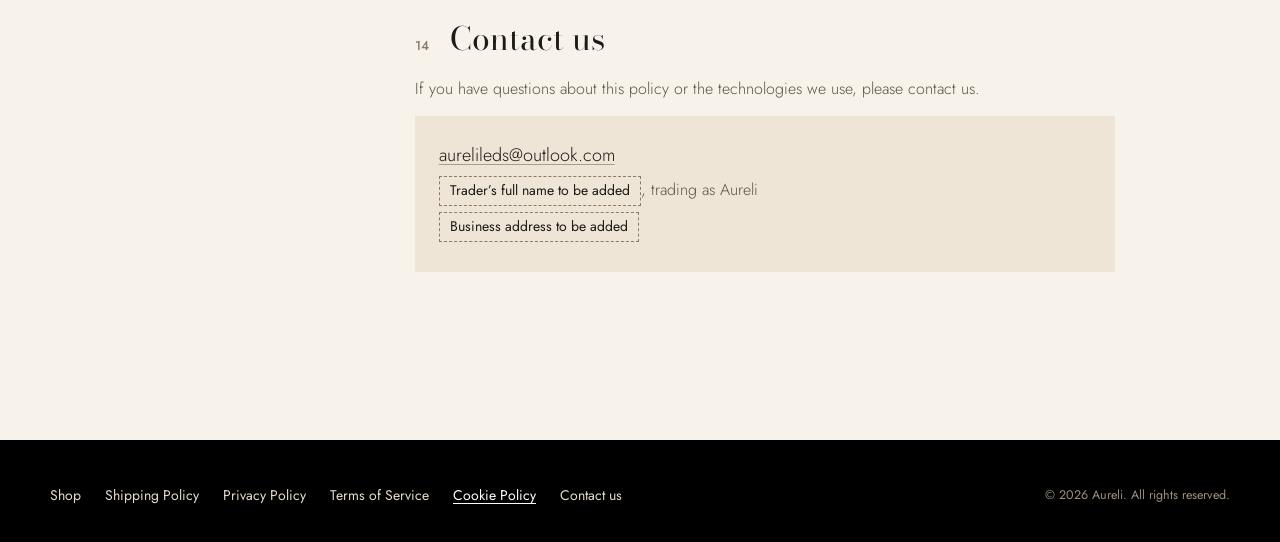
<file: cookie-policy.html>
<!doctype html>
<html lang="en-GB">
<head>
<meta charset="utf-8">
<meta name="viewport" content="width=device-width, initial-scale=1, viewport-fit=cover">
<title>Cookie Policy | AURELI</title>
<meta name="description" content="The cookies and similar technologies the Aureli website uses, why we use them and how you can control them.">
<meta name="theme-color" content="#F7F2EA">
<link rel="canonical" href="https://redeligh6t.vercel.app/cookie-policy">
<meta property="og:title" content="Cookie Policy | AURELI">
<meta property="og:description" content="The cookies and similar technologies the Aureli website uses, why we use them and how you can control them.">
<meta property="og:type" content="website">
<link rel="icon" href="data:image/svg+xml,<svg xmlns='http://www.w3.org/2000/svg' viewBox='0 0 64 64'><rect width='64' height='64' fill='%23000'/><text x='32' y='44' font-family='Georgia,serif' font-size='36' fill='%23F7F2EA' text-anchor='middle'>A</text></svg>">
<link rel="preconnect" href="https://fonts.googleapis.com">
<link rel="preconnect" href="https://fonts.gstatic.com" crossorigin>
<link href="https://fonts.googleapis.com/css2?family=Bodoni+Moda:opsz,wght@6..96,400;6..96,500&family=Jost:wght@300;400;500&display=swap" rel="stylesheet">
<link rel="stylesheet" href="/legal.css">
</head>
<body>
<a class="skip" href="#content">Skip to content</a>
<div class="announce">Free shipping on every order</div>
<header class="header">
  <div class="in">
    <a class="logo" href="/" aria-label="AURELI home">AURELI</a>
    <a class="back" href="/">Back to the shop</a>
  </div>
</header>

<main id="content">
  <div class="hero">
    <h1>Cookie Policy</h1>
    <p class="lede">Exactly what our website stores on your device, why, and how you can control it. We don’t use advertising or analytics tracking.</p>
    <p class="meta"><span>Last updated 12 October 2026</span><span>Questions? <a href="mailto:aurelileds@outlook.com">aurelileds@outlook.com</a></span></p>
  </div>

  <div class="layout">
    <details class="toc" id="toc" open>
      <summary>Contents</summary>
      <nav aria-label="Cookie Policy contents">
        <p class="toc-h">CONTENTS</p>
        <ol>
          <li><a href="#what-cookies-are">What cookies are</a></li>
          <li><a href="#what-similar-technologies-are">What similar technologies are</a></li>
          <li><a href="#strictly-necessary-cookies">Strictly necessary cookies</a></li>
          <li><a href="#functional-cookies">Functional cookies</a></li>
          <li><a href="#analytics-and-performance-cookies">Analytics and performance cookies</a></li>
          <li><a href="#advertising-and-marketing-cookies">Advertising and marketing cookies</a></li>
          <li><a href="#payment-related-technologies">Payment-related technologies</a></li>
          <li><a href="#third-party-services">Third-party services</a></li>
          <li><a href="#your-cookie-preferences">Your cookie preferences</a></li>
          <li><a href="#controlling-cookies-in-your-browser">Controlling cookies in your browser</a></li>
          <li><a href="#consent-and-withdrawing-consent">Consent and withdrawing consent</a></li>
          <li><a href="#personal-information-collected-through-cookies">Personal information collected through cookies</a></li>
          <li><a href="#changes-to-this-policy">Changes to this policy</a></li>
          <li><a href="#contact-us">Contact us</a></li>
        </ol>
      </nav>
    </details>

    <article class="doc">
      <section id="what-cookies-are" aria-labelledby="what-cookies-are-h">
        <h2 id="what-cookies-are-h"><span class="n">01</span>What cookies are</h2>
<p>Cookies are small text files that a website saves on your device when you visit it. They let the website remember information, such as what is in your shopping bag or that you are signed in.</p>
<p>Cookies set by the website you are visiting are called first-party cookies. Cookies set by other companies, for example through adverts or embedded content, are called third-party cookies.</p>
      </section>
      <section id="what-similar-technologies-are" aria-labelledby="what-similar-technologies-are-h">
        <h2 id="what-similar-technologies-are-h"><span class="n">02</span>What similar technologies are</h2>
<p>Websites can also store or access information on your device in other ways, which UK law treats in the same way as cookies. These include:</p>
<ul>
<li><strong>Local storage</strong>, which keeps information in your browser until it is cleared;</li>
<li><strong>Session storage</strong>, which keeps information only while a browser tab is open; and</li>
<li><strong>Pixels and tags</strong>, small pieces of code often used for analytics or advertising. <strong>Our website does not use any.</strong></li>
</ul>
<p>In this policy, “cookies” includes these similar technologies.</p>
      </section>
      <section id="strictly-necessary-cookies" aria-labelledby="strictly-necessary-cookies-h">
        <h2 id="strictly-necessary-cookies-h"><span class="n">03</span>Strictly necessary cookies</h2>
<p>Strictly necessary cookies are essential for features you ask for, such as adding products to your bag or checking out. Under UK law, these do not need your consent. Everything our website currently stores falls into this category.</p>
<div class="table-wrap">
<table>
<thead><tr><th scope="col">Name</th><th scope="col">Type</th><th scope="col">Purpose</th><th scope="col">How long it lasts</th></tr></thead>
<tbody>
<tr><td><code>aureli-cart</code></td><td>Local storage</td><td>Remembers how many wands are in your bag as you move between pages and to checkout.</td><td>Until your order is complete or you clear your browser data.</td></tr>
<tr><td><code>aureli-market</code></td><td>Local storage</td><td>Remembers the currency you choose in the currency menu, only if you choose one. Otherwise it isn’t set.</td><td>Until you clear your browser data.</td></tr>
<tr><td><code>aureli-checkout-UK</code>, <code>aureli-checkout-US</code></td><td>Session storage</td><td>Keeps what you have typed into the checkout form, such as your delivery address, so it isn’t lost if you go back to the shop. It stays on your device.</td><td>Until you close the browser tab, or cleared when your order is complete.</td></tr>
<tr><td><code>aureli_admin</code></td><td>Cookie (first-party, secure)</td><td>Keeps Aureli staff signed in to our order dashboard. Only set when staff sign in. Not set for customers.</td><td>12 hours, or until the staff member signs out.</td></tr>
</tbody>
</table>
</div>
<p>Our website does not set any other cookies.</p>
      </section>
      <section id="functional-cookies" aria-labelledby="functional-cookies-h">
        <h2 id="functional-cookies-h"><span class="n">04</span>Functional cookies</h2>
<p>Functional cookies remember choices to make a website more convenient, beyond what is strictly needed. <strong>We do not currently use any functional cookies</strong> that require your consent. Your currency is only remembered when you choose one yourself, as part of that feature.</p>
      </section>
      <section id="analytics-and-performance-cookies" aria-labelledby="analytics-and-performance-cookies-h">
        <h2 id="analytics-and-performance-cookies-h"><span class="n">05</span>Analytics and performance cookies</h2>
<p>Analytics cookies measure how visitors use a website, such as which pages are visited. <strong>Our website does not use any analytics or performance cookies or tools.</strong> We do not use Google Analytics or any similar service.</p>
      </section>
      <section id="advertising-and-marketing-cookies" aria-labelledby="advertising-and-marketing-cookies-h">
        <h2 id="advertising-and-marketing-cookies-h"><span class="n">06</span>Advertising and marketing cookies</h2>
<p>Advertising cookies and pixels track visitors across websites to show them adverts or measure ad campaigns. <strong>Our website does not use any advertising or marketing cookies, pixels or tags</strong>, including those from Meta (Facebook and Instagram), TikTok or Google Ads.</p>
      </section>
      <section id="payment-related-technologies" aria-labelledby="payment-related-technologies-h">
        <h2 id="payment-related-technologies-h"><span class="n">07</span>Payment-related technologies</h2>
<p>When you continue to payment, you leave our website and go to a secure checkout page hosted by <strong>Square</strong>. Square may use cookies and similar technologies on its own pages, for example to process your payment securely and prevent fraud. These are set by Square, not by us, and are covered by Square’s own cookie and privacy policies.</p>
<p>Our website does not load Square’s scripts or cookies on our own pages.</p>
      </section>
      <section id="third-party-services" aria-labelledby="third-party-services-h">
        <h2 id="third-party-services-h"><span class="n">08</span>Third-party services</h2>
<p>Our pages connect to these third-party services. None of them is used by us to set tracking cookies on our website:</p>
<ul>
<li><strong>Google Fonts:</strong> our typefaces are loaded from Google’s servers. Your browser sends your IP address and browser information to Google to receive the fonts. We do not use this for tracking.</li>
<li><strong>Vercel:</strong> our website host. To show prices in your currency and pre-select your country at checkout, our server reads the country your connection appears to come from, based on your IP address. Only the country is used, and nothing is stored on your device for this.</li>
<li><strong>Square:</strong> our payment processor, as described in section 7.</li>
</ul>
<p>Our server also looks up public exchange rates to show prices in other currencies and the amount charged in GBP. No information about you is sent for this.</p>
      </section>
      <section id="your-cookie-preferences" aria-labelledby="your-cookie-preferences-h">
        <h2 id="your-cookie-preferences-h"><span class="n">09</span>Your cookie preferences</h2>
<p>Because our website only uses strictly necessary technologies, there are no optional cookies for you to switch on or off, and we do not show a cookie banner.</p>
<p>If we ever introduce optional cookies, such as analytics or advertising, we will <strong>not</strong> set them until you have agreed. Before that happens, we will add a cookie settings tool that lets you accept all, reject non-essential cookies, choose individual categories, and change your mind at any time.</p>
      </section>
      <section id="controlling-cookies-in-your-browser" aria-labelledby="controlling-cookies-in-your-browser-h">
        <h2 id="controlling-cookies-in-your-browser-h"><span class="n">10</span>Controlling cookies in your browser</h2>
<p>You can view, block and delete cookies and stored website data in your browser settings. Look for “Privacy”, “Cookies” or “Site data” in your browser’s settings or help pages. Most browsers also let you clear data for a single website.</p>
<p>If you block or delete the storage our website uses, you can still browse, but your bag will empty, your currency choice will be forgotten, and anything typed into checkout will be cleared.</p>
      </section>
      <section id="consent-and-withdrawing-consent" aria-labelledby="consent-and-withdrawing-consent-h">
        <h2 id="consent-and-withdrawing-consent-h"><span class="n">11</span>Consent and withdrawing consent</h2>
<p>We do not currently need your consent for any cookies, because we only use strictly necessary technologies. <strong>We never treat continuing to browse as consent.</strong></p>
<p>If we introduce optional cookies in future, you will be asked to consent before they are used, you will be able to withdraw your consent at any time through the cookie settings tool on our website, and withdrawing will be as easy as giving consent.</p>
      </section>
      <section id="personal-information-collected-through-cookies" aria-labelledby="personal-information-collected-through-cookies-h">
        <h2 id="personal-information-collected-through-cookies-h"><span class="n">12</span>Personal information collected through cookies</h2>
<p>The checkout information kept in your browser’s session storage can include personal information, such as your name, email address, phone number and delivery address. It stays on your device and is only sent to us when you continue to payment.</p>
<p>The dashboard sign-in cookie identifies a signed-in Aureli staff member’s session only. It does not contain customer information.</p>
<p>Our <a href="/privacy-policy">Privacy Policy</a> explains how we use personal information and the rights you have.</p>
      </section>
      <section id="changes-to-this-policy" aria-labelledby="changes-to-this-policy-h">
        <h2 id="changes-to-this-policy-h"><span class="n">13</span>Changes to this policy</h2>
<p>We will update this policy if we change the cookies or similar technologies we use, and before we introduce any optional cookies. The date at the top of this page shows when it was last updated.</p>
      </section>
      <section id="contact-us" aria-labelledby="contact-us-h">
        <h2 id="contact-us-h"><span class="n">14</span>Contact us</h2>
<p>If you have questions about this policy or the technologies we use, please contact us.</p>
<div class="contact-card">
<p><a href="mailto:aurelileds@outlook.com">aurelileds@outlook.com</a></p>
<p><span class="tbc">Trader’s full name to be added</span>, trading as Aureli</p>
<p><span class="tbc">Business address to be added</span></p>
</div>
      </section>
    </article>
  </div>
</main>

<footer class="footer">
  <div class="in">
    <nav aria-label="Legal">
      <a href="/">Shop</a>
      <a href="/shipping.html">Shipping Policy</a>
      <a href="/privacy-policy">Privacy Policy</a>
      <a href="/terms-of-service">Terms of Service</a>
      <a href="/cookie-policy" aria-current="page">Cookie Policy</a>
      <a href="mailto:aurelileds@outlook.com">Contact us</a>
    </nav>
    <small>© <span id="y">2026</span> Aureli. All rights reserved.</small>
  </div>
</footer>

<script>
document.getElementById("y").textContent = new Date().getFullYear();
// Contents: closed by default on small screens, always open on wide screens.
(function () {
  var toc = document.getElementById("toc"), mq = window.matchMedia("(max-width: 900px)");
  function sync() { toc.open = !mq.matches; }
  sync(); mq.addEventListener("change", sync);
  toc.addEventListener("click", function (e) { if (e.target.closest("a") && mq.matches) toc.open = false; });
  // Highlight the section you're reading.
  var links = {};
  toc.querySelectorAll("a").forEach(function (a) { links[a.getAttribute("href").slice(1)] = a; });
  if (!("IntersectionObserver" in window)) return;
  var io = new IntersectionObserver(function (entries) {
    entries.forEach(function (en) {
      if (en.isIntersecting) {
        Object.keys(links).forEach(function (k) { links[k].removeAttribute("aria-current"); });
        if (links[en.target.id]) links[en.target.id].setAttribute("aria-current", "true");
      }
    });
  }, { rootMargin: "-20% 0px -70% 0px" });
  document.querySelectorAll(".doc section").forEach(function (s) { io.observe(s); });
})();
</script>
</body>
</html>
</file>
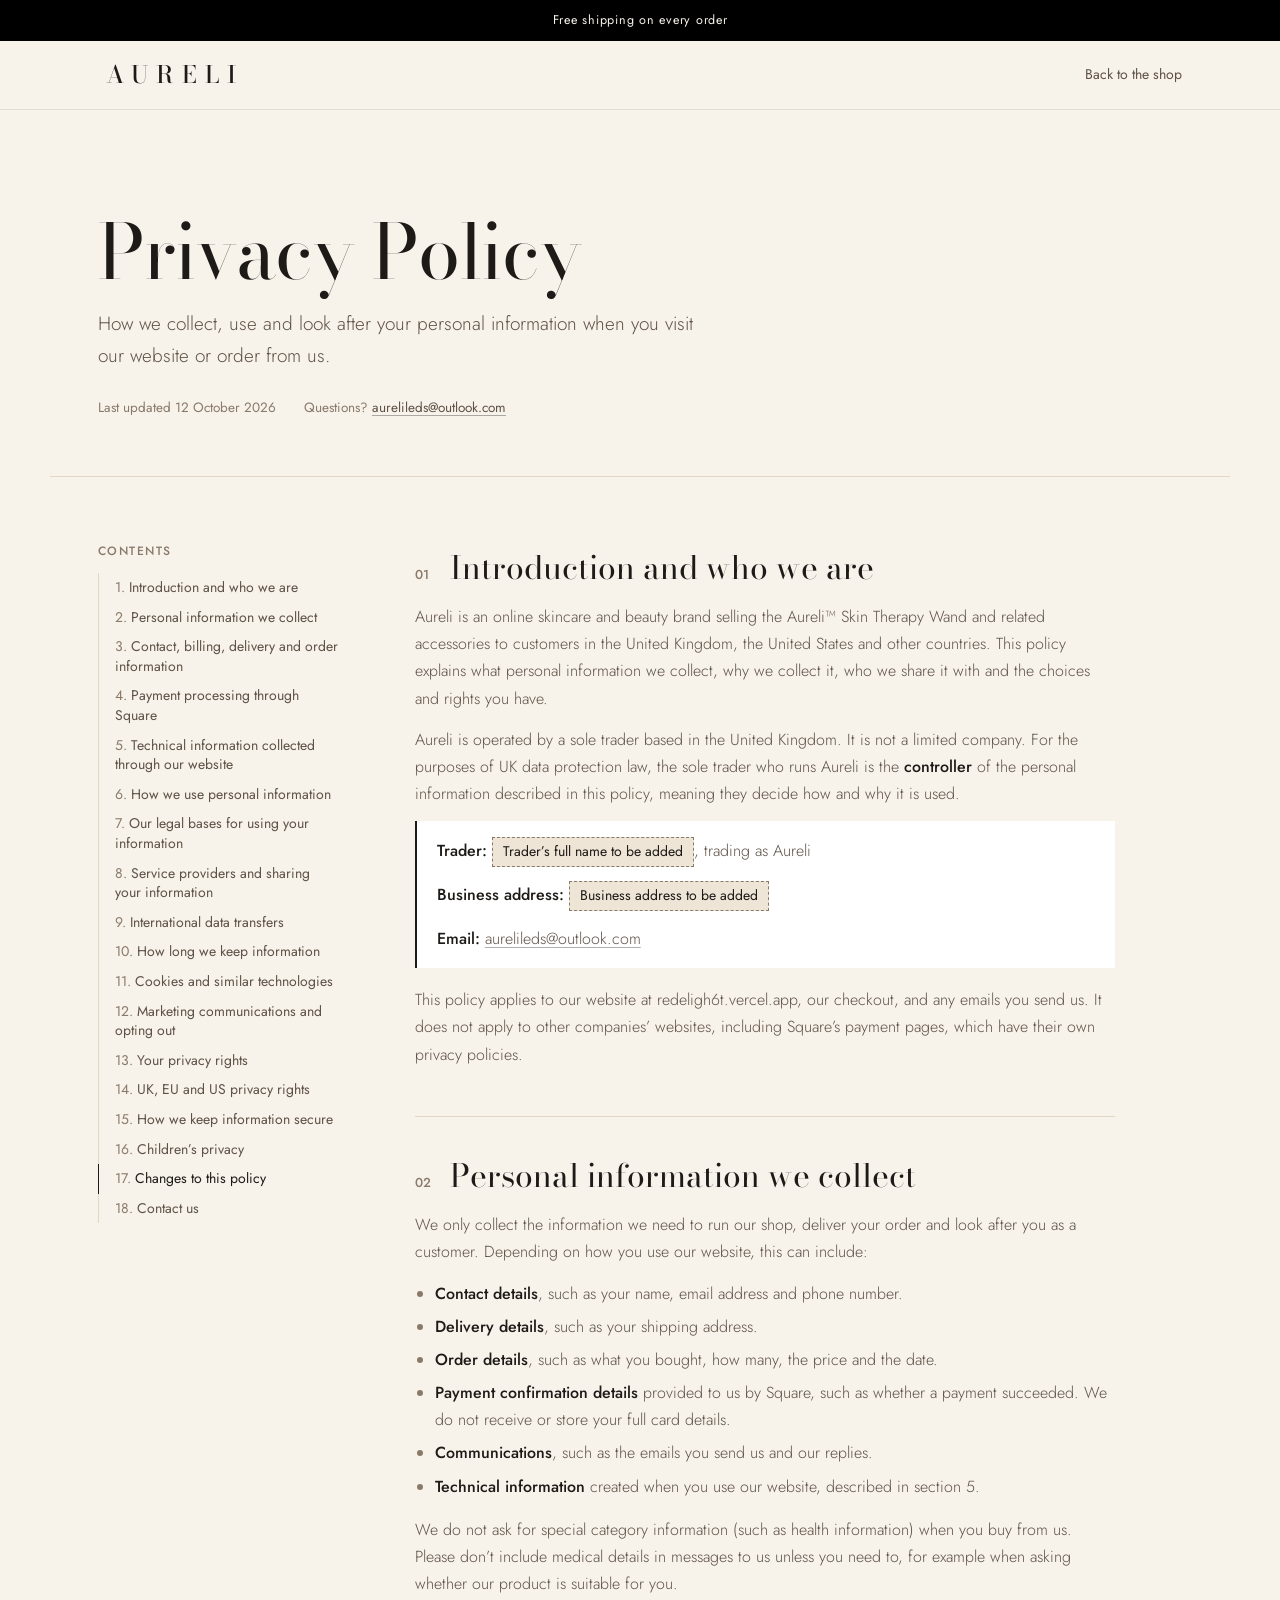
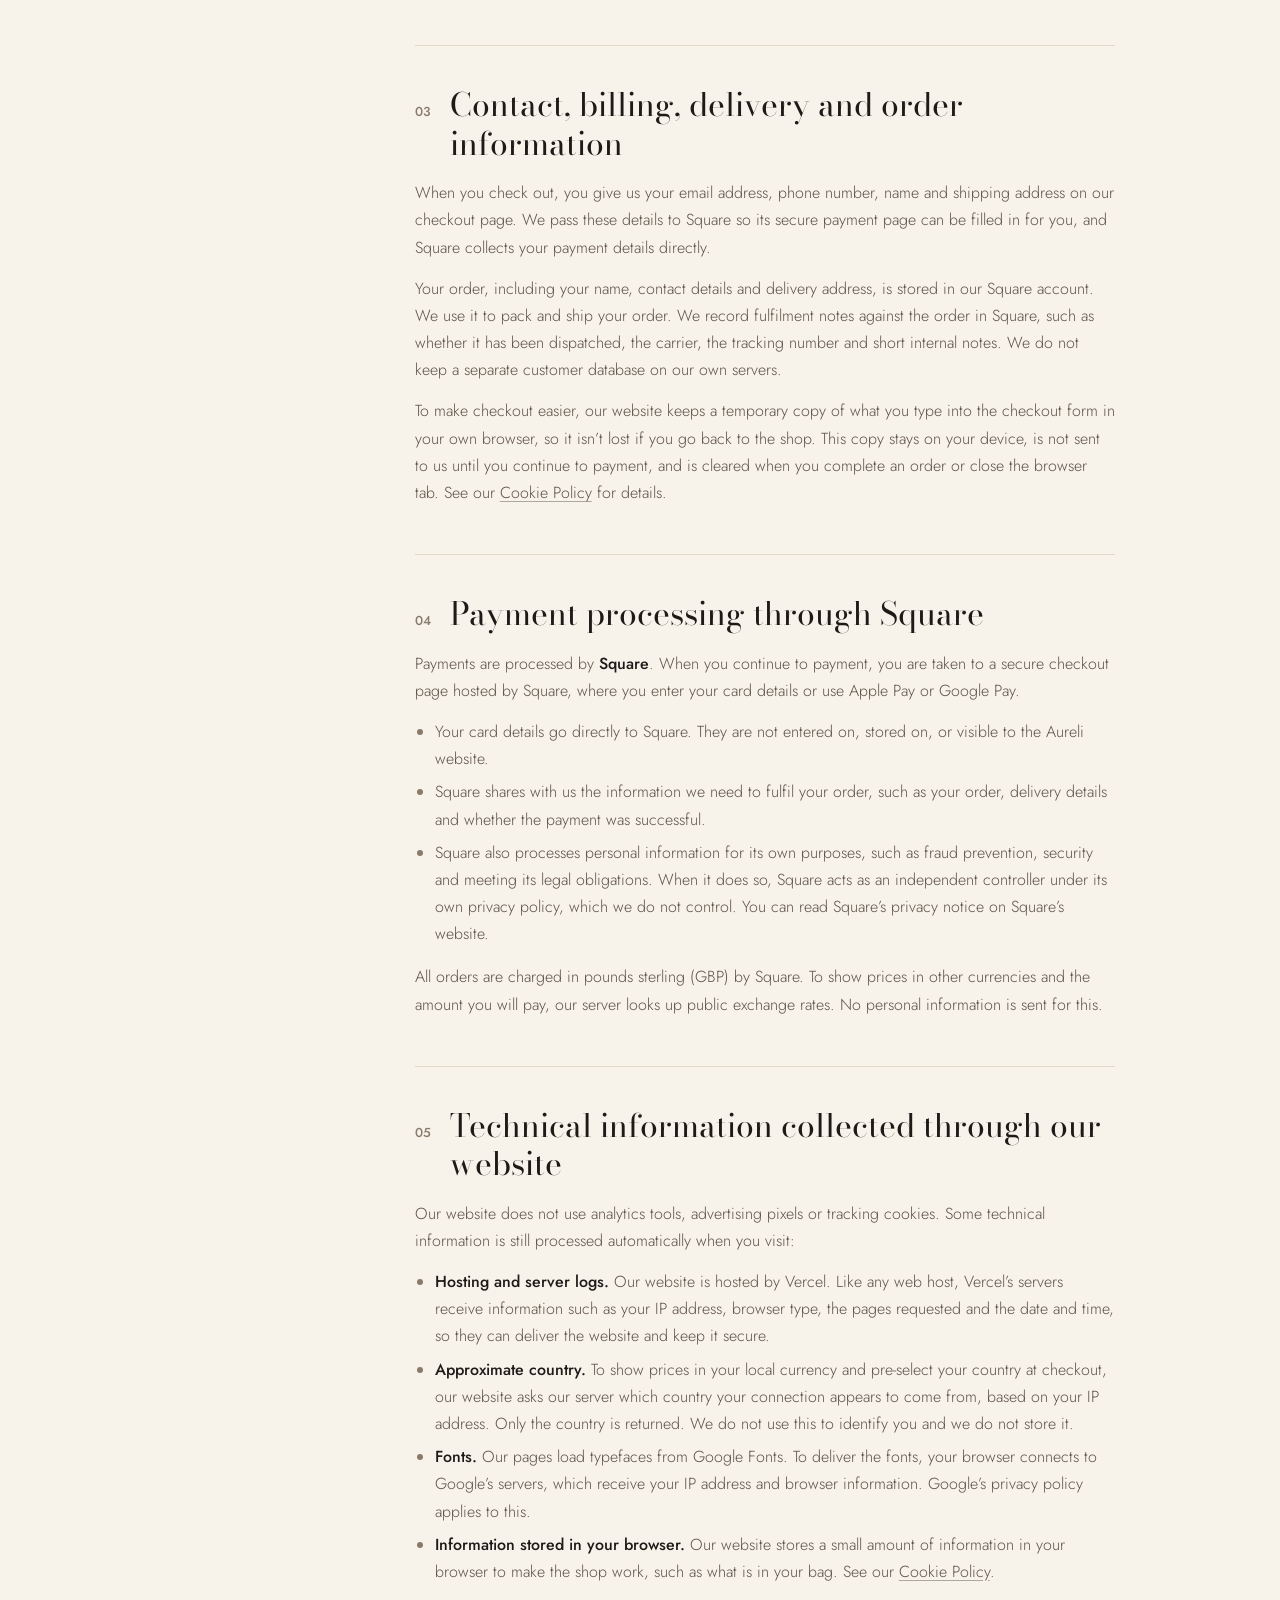
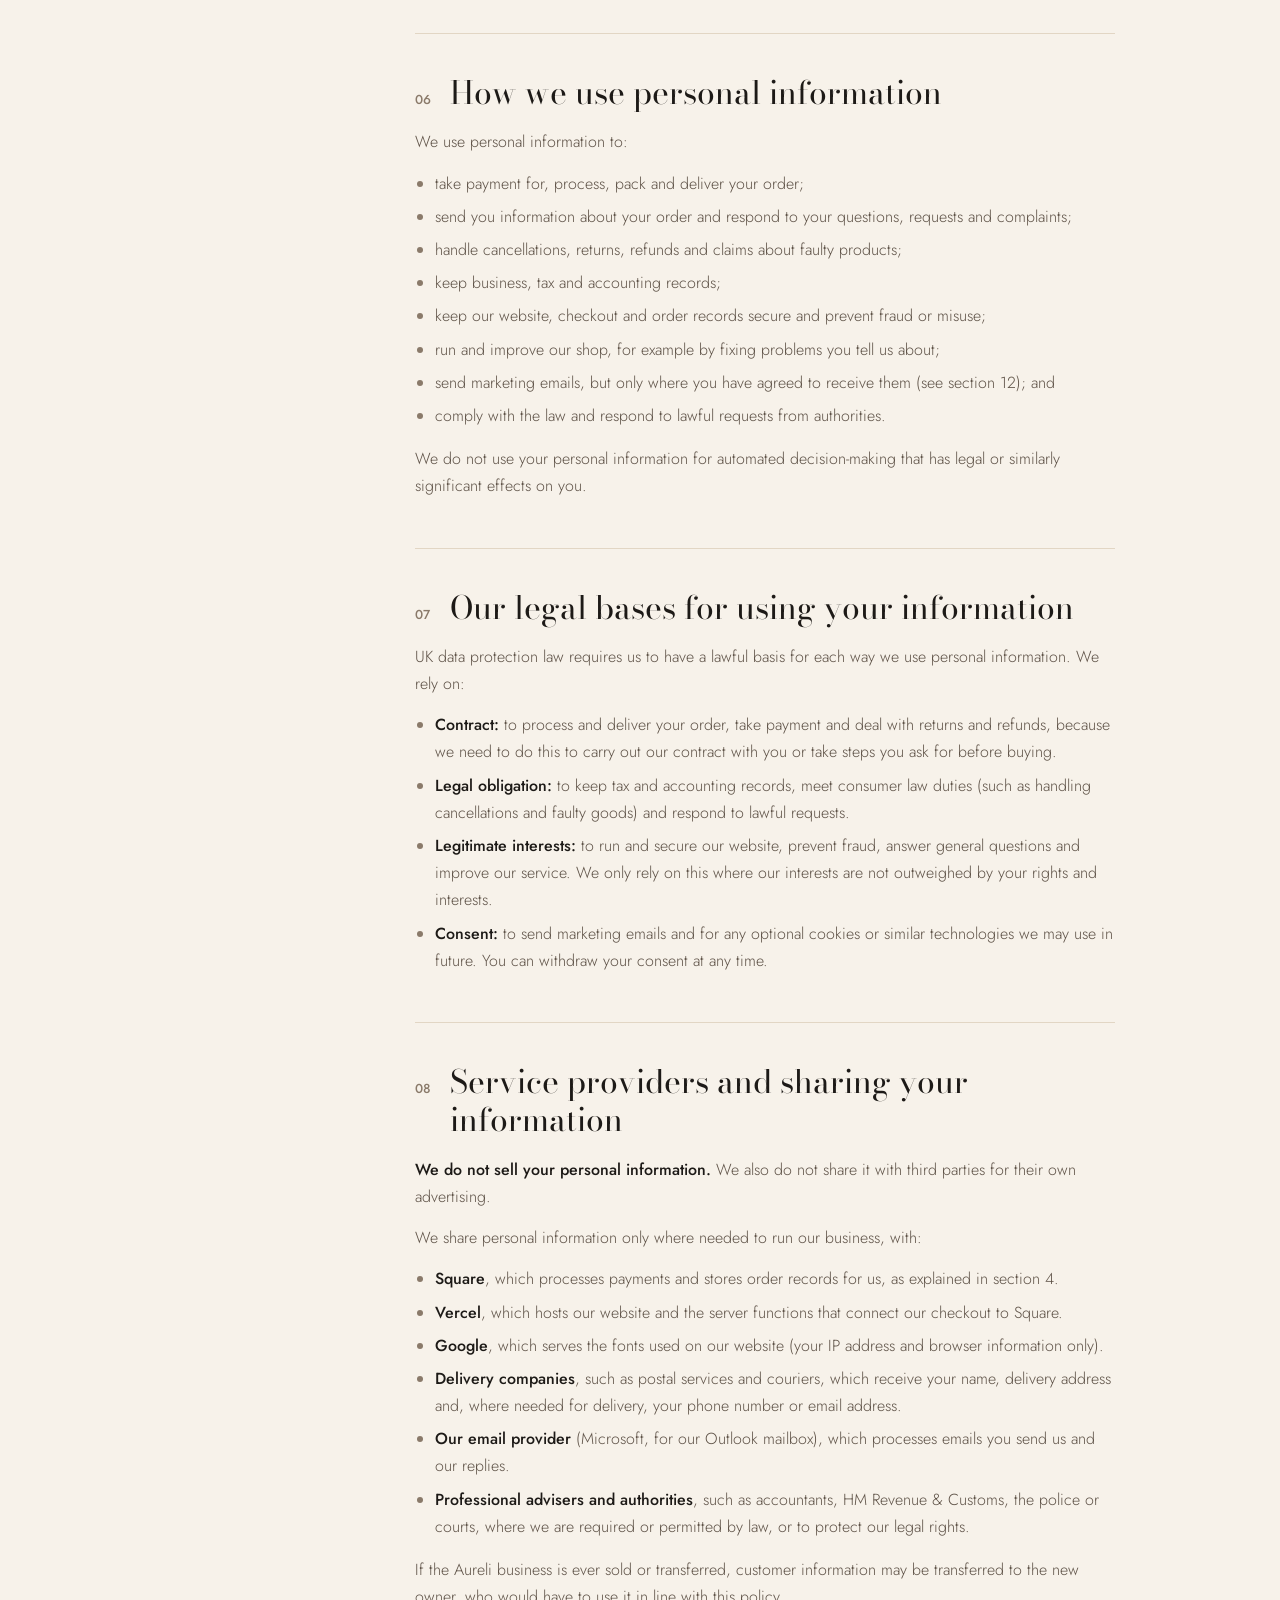
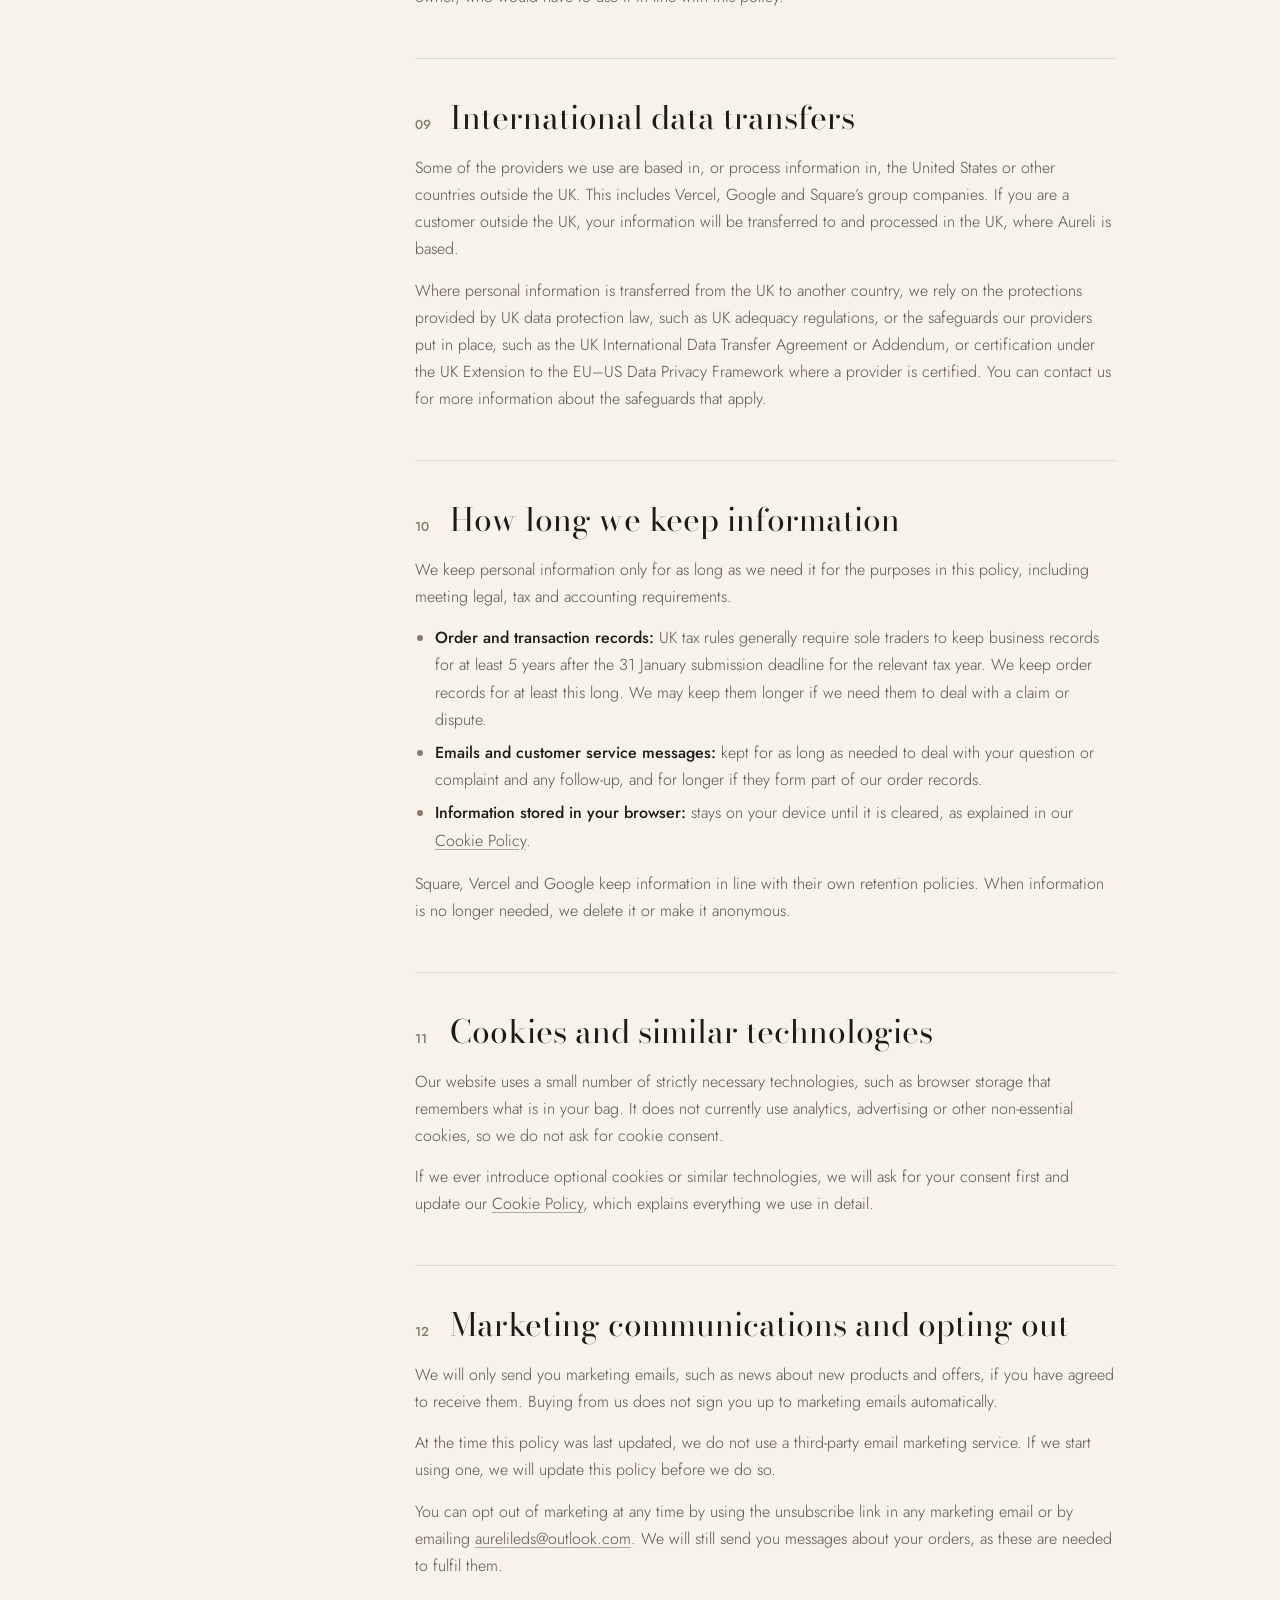
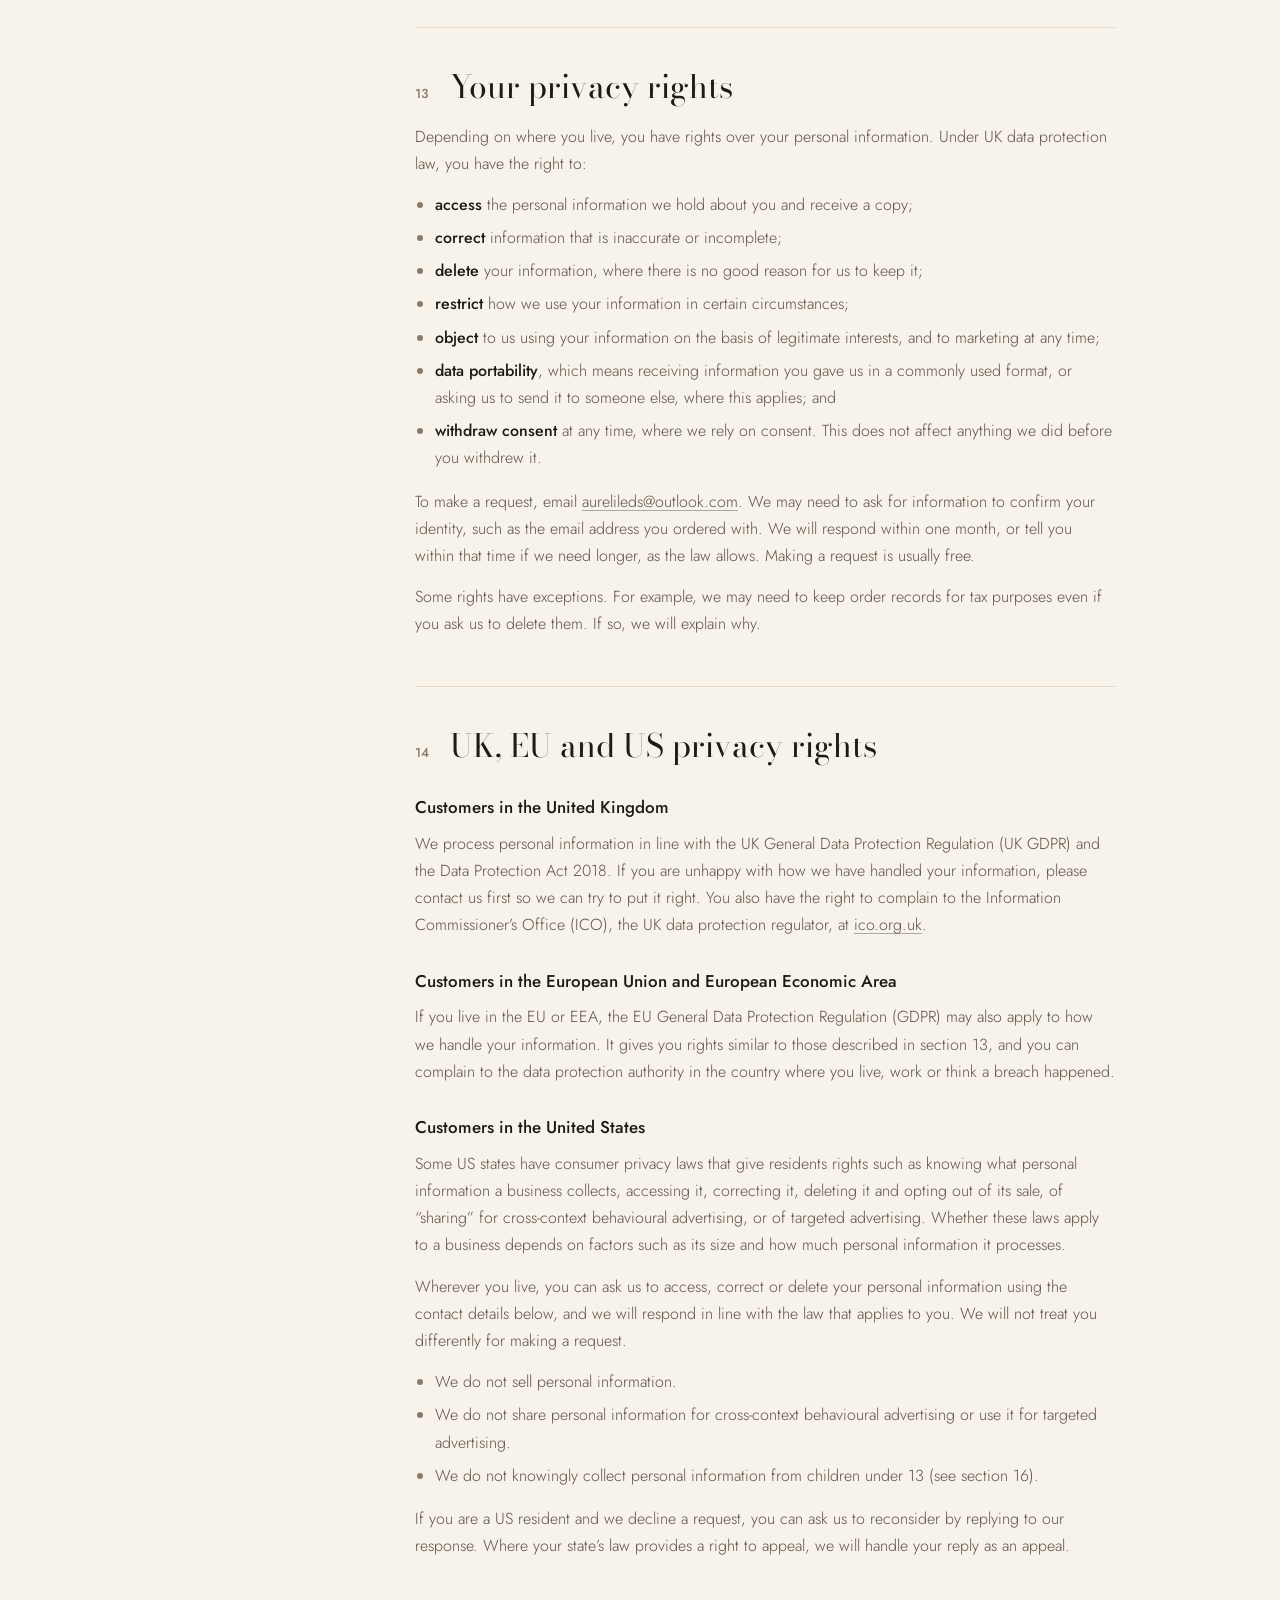
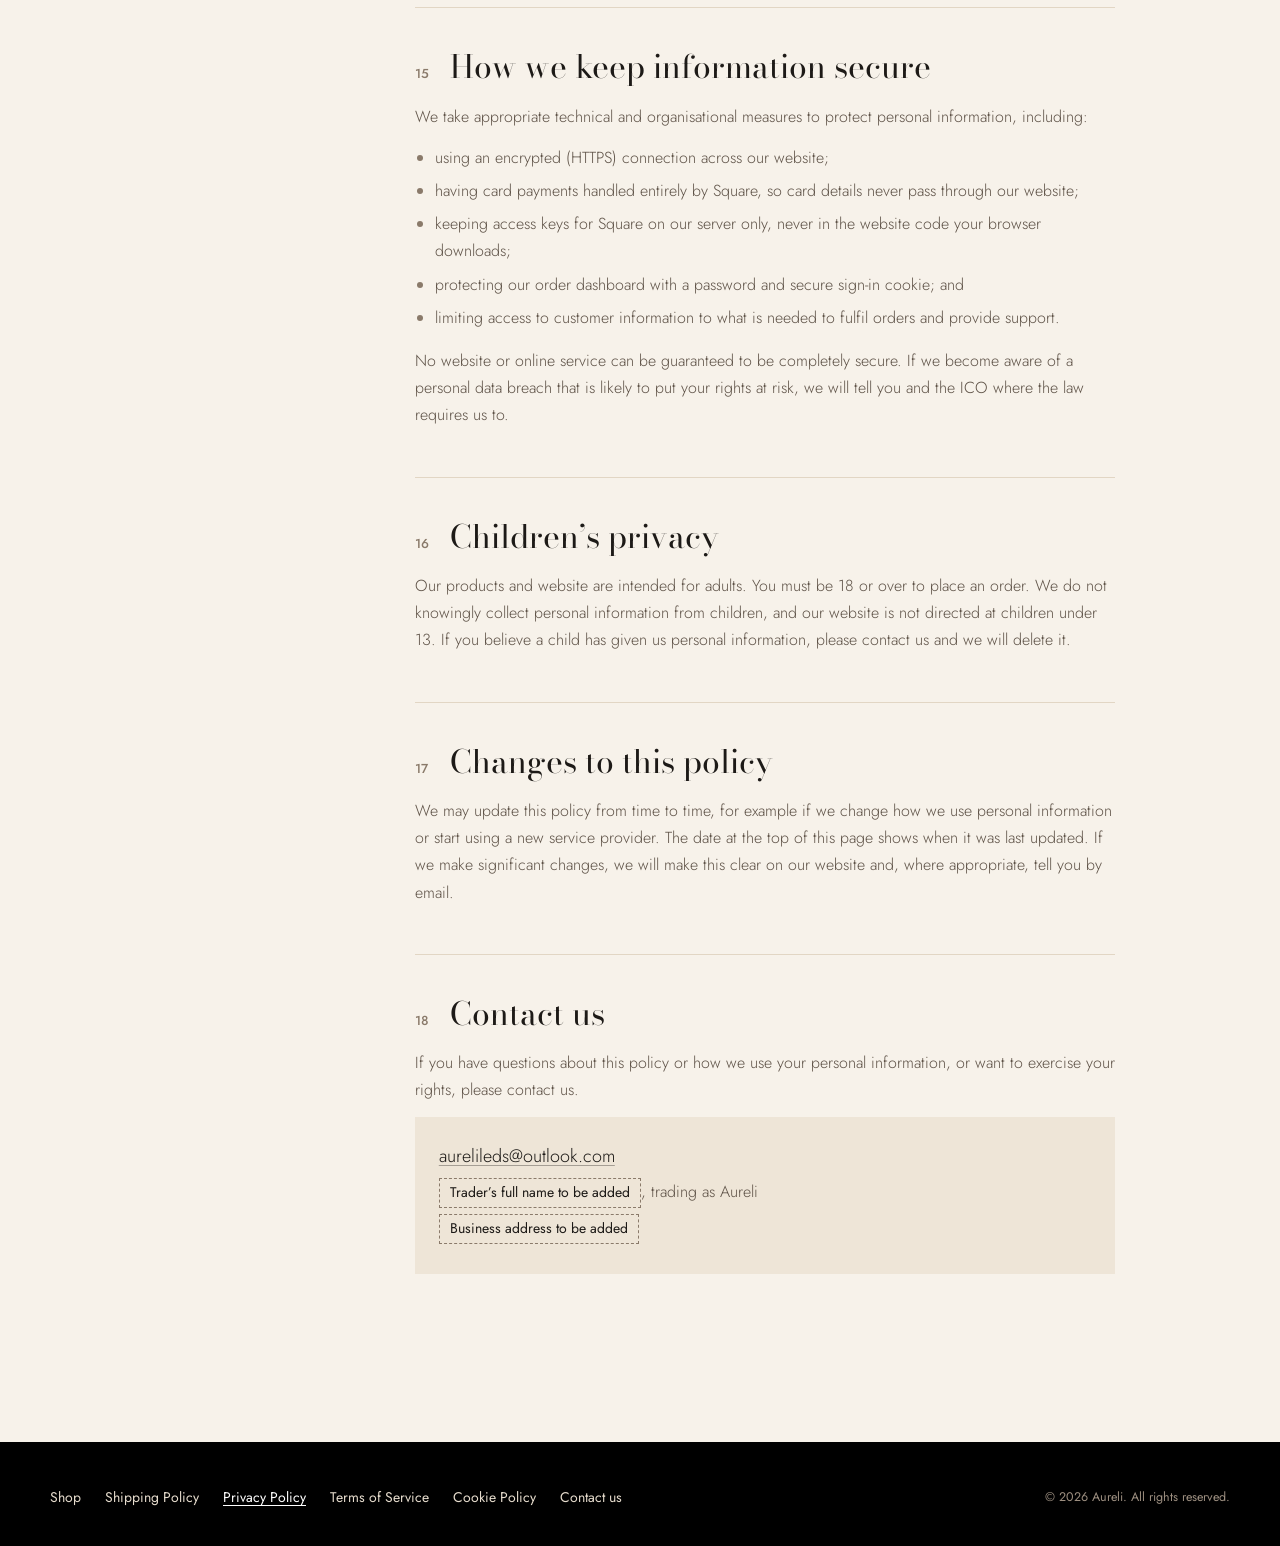
<file: privacy-policy.html>
<!doctype html>
<html lang="en-GB">
<head>
<meta charset="utf-8">
<meta name="viewport" content="width=device-width, initial-scale=1, viewport-fit=cover">
<title>Privacy Policy | AURELI</title>
<meta name="description" content="How Aureli collects, uses and protects personal information when you visit our website or buy from us, and the rights you have.">
<meta name="theme-color" content="#F7F2EA">
<link rel="canonical" href="https://redeligh6t.vercel.app/privacy-policy">
<meta property="og:title" content="Privacy Policy | AURELI">
<meta property="og:description" content="How Aureli collects, uses and protects personal information when you visit our website or buy from us, and the rights you have.">
<meta property="og:type" content="website">
<link rel="icon" href="data:image/svg+xml,<svg xmlns='http://www.w3.org/2000/svg' viewBox='0 0 64 64'><rect width='64' height='64' fill='%23000'/><text x='32' y='44' font-family='Georgia,serif' font-size='36' fill='%23F7F2EA' text-anchor='middle'>A</text></svg>">
<link rel="preconnect" href="https://fonts.googleapis.com">
<link rel="preconnect" href="https://fonts.gstatic.com" crossorigin>
<link href="https://fonts.googleapis.com/css2?family=Bodoni+Moda:opsz,wght@6..96,400;6..96,500&family=Jost:wght@300;400;500&display=swap" rel="stylesheet">
<link rel="stylesheet" href="/legal.css">
</head>
<body>
<a class="skip" href="#content">Skip to content</a>
<div class="announce">Free shipping on every order</div>
<header class="header">
  <div class="in">
    <a class="logo" href="/" aria-label="AURELI home">AURELI</a>
    <a class="back" href="/">Back to the shop</a>
  </div>
</header>

<main id="content">
  <div class="hero">
    <h1>Privacy Policy</h1>
    <p class="lede">How we collect, use and look after your personal information when you visit our website or order from us.</p>
    <p class="meta"><span>Last updated 12 October 2026</span><span>Questions? <a href="mailto:aurelileds@outlook.com">aurelileds@outlook.com</a></span></p>
  </div>

  <div class="layout">
    <details class="toc" id="toc" open>
      <summary>Contents</summary>
      <nav aria-label="Privacy Policy contents">
        <p class="toc-h">CONTENTS</p>
        <ol>
          <li><a href="#introduction-and-who-we-are">Introduction and who we are</a></li>
          <li><a href="#personal-information-we-collect">Personal information we collect</a></li>
          <li><a href="#contact-billing-delivery-and-order-information">Contact, billing, delivery and order information</a></li>
          <li><a href="#payment-processing-through-square">Payment processing through Square</a></li>
          <li><a href="#technical-information-collected-through-our-website">Technical information collected through our website</a></li>
          <li><a href="#how-we-use-personal-information">How we use personal information</a></li>
          <li><a href="#our-legal-bases-for-using-your-information">Our legal bases for using your information</a></li>
          <li><a href="#service-providers-and-sharing-your-information">Service providers and sharing your information</a></li>
          <li><a href="#international-data-transfers">International data transfers</a></li>
          <li><a href="#how-long-we-keep-information">How long we keep information</a></li>
          <li><a href="#cookies-and-similar-technologies">Cookies and similar technologies</a></li>
          <li><a href="#marketing-communications-and-opting-out">Marketing communications and opting out</a></li>
          <li><a href="#your-privacy-rights">Your privacy rights</a></li>
          <li><a href="#uk-eu-and-us-privacy-rights">UK, EU and US privacy rights</a></li>
          <li><a href="#how-we-keep-information-secure">How we keep information secure</a></li>
          <li><a href="#childrens-privacy">Children’s privacy</a></li>
          <li><a href="#changes-to-this-policy">Changes to this policy</a></li>
          <li><a href="#contact-us">Contact us</a></li>
        </ol>
      </nav>
    </details>

    <article class="doc">
      <section id="introduction-and-who-we-are" aria-labelledby="introduction-and-who-we-are-h">
        <h2 id="introduction-and-who-we-are-h"><span class="n">01</span>Introduction and who we are</h2>
<p>Aureli is an online skincare and beauty brand selling the Aureli™ Skin Therapy Wand and related accessories to customers in the United Kingdom, the United States and other countries. This policy explains what personal information we collect, why we collect it, who we share it with and the choices and rights you have.</p>
<p>Aureli is operated by a sole trader based in the United Kingdom. It is not a limited company. For the purposes of UK data protection law, the sole trader who runs Aureli is the <strong>controller</strong> of the personal information described in this policy, meaning they decide how and why it is used.</p>
<div class="note">
<p><strong>Trader:</strong> <span class="tbc">Trader’s full name to be added</span>, trading as Aureli</p>
<p><strong>Business address:</strong> <span class="tbc">Business address to be added</span></p>
<p><strong>Email:</strong> <a href="mailto:aurelileds@outlook.com">aurelileds@outlook.com</a></p>
</div>
<p>This policy applies to our website at redeligh6t.vercel.app, our checkout, and any emails you send us. It does not apply to other companies’ websites, including Square’s payment pages, which have their own privacy policies.</p>
      </section>
      <section id="personal-information-we-collect" aria-labelledby="personal-information-we-collect-h">
        <h2 id="personal-information-we-collect-h"><span class="n">02</span>Personal information we collect</h2>
<p>We only collect the information we need to run our shop, deliver your order and look after you as a customer. Depending on how you use our website, this can include:</p>
<ul>
<li><strong>Contact details</strong>, such as your name, email address and phone number.</li>
<li><strong>Delivery details</strong>, such as your shipping address.</li>
<li><strong>Order details</strong>, such as what you bought, how many, the price and the date.</li>
<li><strong>Payment confirmation details</strong> provided to us by Square, such as whether a payment succeeded. We do not receive or store your full card details.</li>
<li><strong>Communications</strong>, such as the emails you send us and our replies.</li>
<li><strong>Technical information</strong> created when you use our website, described in section 5.</li>
</ul>
<p>We do not ask for special category information (such as health information) when you buy from us. Please don’t include medical details in messages to us unless you need to, for example when asking whether our product is suitable for you.</p>
      </section>
      <section id="contact-billing-delivery-and-order-information" aria-labelledby="contact-billing-delivery-and-order-information-h">
        <h2 id="contact-billing-delivery-and-order-information-h"><span class="n">03</span>Contact, billing, delivery and order information</h2>
<p>When you check out, you give us your email address, phone number, name and shipping address on our checkout page. We pass these details to Square so its secure payment page can be filled in for you, and Square collects your payment details directly.</p>
<p>Your order, including your name, contact details and delivery address, is stored in our Square account. We use it to pack and ship your order. We record fulfilment notes against the order in Square, such as whether it has been dispatched, the carrier, the tracking number and short internal notes. We do not keep a separate customer database on our own servers.</p>
<p>To make checkout easier, our website keeps a temporary copy of what you type into the checkout form in your own browser, so it isn’t lost if you go back to the shop. This copy stays on your device, is not sent to us until you continue to payment, and is cleared when you complete an order or close the browser tab. See our <a href="/cookie-policy">Cookie Policy</a> for details.</p>
      </section>
      <section id="payment-processing-through-square" aria-labelledby="payment-processing-through-square-h">
        <h2 id="payment-processing-through-square-h"><span class="n">04</span>Payment processing through Square</h2>
<p>Payments are processed by <strong>Square</strong>. When you continue to payment, you are taken to a secure checkout page hosted by Square, where you enter your card details or use Apple Pay or Google Pay.</p>
<ul>
<li>Your card details go directly to Square. They are not entered on, stored on, or visible to the Aureli website.</li>
<li>Square shares with us the information we need to fulfil your order, such as your order, delivery details and whether the payment was successful.</li>
<li>Square also processes personal information for its own purposes, such as fraud prevention, security and meeting its legal obligations. When it does so, Square acts as an independent controller under its own privacy policy, which we do not control. You can read Square’s privacy notice on Square’s website.</li>
</ul>
<p>All orders are charged in pounds sterling (GBP) by Square. To show prices in other currencies and the amount you will pay, our server looks up public exchange rates. No personal information is sent for this.</p>
      </section>
      <section id="technical-information-collected-through-our-website" aria-labelledby="technical-information-collected-through-our-website-h">
        <h2 id="technical-information-collected-through-our-website-h"><span class="n">05</span>Technical information collected through our website</h2>
<p>Our website does not use analytics tools, advertising pixels or tracking cookies. Some technical information is still processed automatically when you visit:</p>
<ul>
<li><strong>Hosting and server logs.</strong> Our website is hosted by Vercel. Like any web host, Vercel’s servers receive information such as your IP address, browser type, the pages requested and the date and time, so they can deliver the website and keep it secure.</li>
<li><strong>Approximate country.</strong> To show prices in your local currency and pre-select your country at checkout, our website asks our server which country your connection appears to come from, based on your IP address. Only the country is returned. We do not use this to identify you and we do not store it.</li>
<li><strong>Fonts.</strong> Our pages load typefaces from Google Fonts. To deliver the fonts, your browser connects to Google’s servers, which receive your IP address and browser information. Google’s privacy policy applies to this.</li>
<li><strong>Information stored in your browser.</strong> Our website stores a small amount of information in your browser to make the shop work, such as what is in your bag. See our <a href="/cookie-policy">Cookie Policy</a>.</li>
</ul>
      </section>
      <section id="how-we-use-personal-information" aria-labelledby="how-we-use-personal-information-h">
        <h2 id="how-we-use-personal-information-h"><span class="n">06</span>How we use personal information</h2>
<p>We use personal information to:</p>
<ul>
<li>take payment for, process, pack and deliver your order;</li>
<li>send you information about your order and respond to your questions, requests and complaints;</li>
<li>handle cancellations, returns, refunds and claims about faulty products;</li>
<li>keep business, tax and accounting records;</li>
<li>keep our website, checkout and order records secure and prevent fraud or misuse;</li>
<li>run and improve our shop, for example by fixing problems you tell us about;</li>
<li>send marketing emails, but only where you have agreed to receive them (see section 12); and</li>
<li>comply with the law and respond to lawful requests from authorities.</li>
</ul>
<p>We do not use your personal information for automated decision-making that has legal or similarly significant effects on you.</p>
      </section>
      <section id="our-legal-bases-for-using-your-information" aria-labelledby="our-legal-bases-for-using-your-information-h">
        <h2 id="our-legal-bases-for-using-your-information-h"><span class="n">07</span>Our legal bases for using your information</h2>
<p>UK data protection law requires us to have a lawful basis for each way we use personal information. We rely on:</p>
<ul>
<li><strong>Contract:</strong> to process and deliver your order, take payment and deal with returns and refunds, because we need to do this to carry out our contract with you or take steps you ask for before buying.</li>
<li><strong>Legal obligation:</strong> to keep tax and accounting records, meet consumer law duties (such as handling cancellations and faulty goods) and respond to lawful requests.</li>
<li><strong>Legitimate interests:</strong> to run and secure our website, prevent fraud, answer general questions and improve our service. We only rely on this where our interests are not outweighed by your rights and interests.</li>
<li><strong>Consent:</strong> to send marketing emails and for any optional cookies or similar technologies we may use in future. You can withdraw your consent at any time.</li>
</ul>
      </section>
      <section id="service-providers-and-sharing-your-information" aria-labelledby="service-providers-and-sharing-your-information-h">
        <h2 id="service-providers-and-sharing-your-information-h"><span class="n">08</span>Service providers and sharing your information</h2>
<p><strong>We do not sell your personal information.</strong> We also do not share it with third parties for their own advertising.</p>
<p>We share personal information only where needed to run our business, with:</p>
<ul>
<li><strong>Square</strong>, which processes payments and stores order records for us, as explained in section 4.</li>
<li><strong>Vercel</strong>, which hosts our website and the server functions that connect our checkout to Square.</li>
<li><strong>Google</strong>, which serves the fonts used on our website (your IP address and browser information only).</li>
<li><strong>Delivery companies</strong>, such as postal services and couriers, which receive your name, delivery address and, where needed for delivery, your phone number or email address.</li>
<li><strong>Our email provider</strong> (Microsoft, for our Outlook mailbox), which processes emails you send us and our replies.</li>
<li><strong>Professional advisers and authorities</strong>, such as accountants, HM Revenue &amp; Customs, the police or courts, where we are required or permitted by law, or to protect our legal rights.</li>
</ul>
<p>If the Aureli business is ever sold or transferred, customer information may be transferred to the new owner, who would have to use it in line with this policy.</p>
      </section>
      <section id="international-data-transfers" aria-labelledby="international-data-transfers-h">
        <h2 id="international-data-transfers-h"><span class="n">09</span>International data transfers</h2>
<p>Some of the providers we use are based in, or process information in, the United States or other countries outside the UK. This includes Vercel, Google and Square’s group companies. If you are a customer outside the UK, your information will be transferred to and processed in the UK, where Aureli is based.</p>
<p>Where personal information is transferred from the UK to another country, we rely on the protections provided by UK data protection law, such as UK adequacy regulations, or the safeguards our providers put in place, such as the UK International Data Transfer Agreement or Addendum, or certification under the UK Extension to the EU–US Data Privacy Framework where a provider is certified. You can contact us for more information about the safeguards that apply.</p>
      </section>
      <section id="how-long-we-keep-information" aria-labelledby="how-long-we-keep-information-h">
        <h2 id="how-long-we-keep-information-h"><span class="n">10</span>How long we keep information</h2>
<p>We keep personal information only for as long as we need it for the purposes in this policy, including meeting legal, tax and accounting requirements.</p>
<ul>
<li><strong>Order and transaction records:</strong> UK tax rules generally require sole traders to keep business records for at least 5 years after the 31 January submission deadline for the relevant tax year. We keep order records for at least this long. We may keep them longer if we need them to deal with a claim or dispute.</li>
<li><strong>Emails and customer service messages:</strong> kept for as long as needed to deal with your question or complaint and any follow-up, and for longer if they form part of our order records.</li>
<li><strong>Information stored in your browser:</strong> stays on your device until it is cleared, as explained in our <a href="/cookie-policy">Cookie Policy</a>.</li>
</ul>
<p>Square, Vercel and Google keep information in line with their own retention policies. When information is no longer needed, we delete it or make it anonymous.</p>
      </section>
      <section id="cookies-and-similar-technologies" aria-labelledby="cookies-and-similar-technologies-h">
        <h2 id="cookies-and-similar-technologies-h"><span class="n">11</span>Cookies and similar technologies</h2>
<p>Our website uses a small number of strictly necessary technologies, such as browser storage that remembers what is in your bag. It does not currently use analytics, advertising or other non-essential cookies, so we do not ask for cookie consent.</p>
<p>If we ever introduce optional cookies or similar technologies, we will ask for your consent first and update our <a href="/cookie-policy">Cookie Policy</a>, which explains everything we use in detail.</p>
      </section>
      <section id="marketing-communications-and-opting-out" aria-labelledby="marketing-communications-and-opting-out-h">
        <h2 id="marketing-communications-and-opting-out-h"><span class="n">12</span>Marketing communications and opting out</h2>
<p>We will only send you marketing emails, such as news about new products and offers, if you have agreed to receive them. Buying from us does not sign you up to marketing emails automatically.</p>
<p>At the time this policy was last updated, we do not use a third-party email marketing service. If we start using one, we will update this policy before we do so.</p>
<p>You can opt out of marketing at any time by using the unsubscribe link in any marketing email or by emailing <a href="mailto:aurelileds@outlook.com">aurelileds@outlook.com</a>. We will still send you messages about your orders, as these are needed to fulfil them.</p>
      </section>
      <section id="your-privacy-rights" aria-labelledby="your-privacy-rights-h">
        <h2 id="your-privacy-rights-h"><span class="n">13</span>Your privacy rights</h2>
<p>Depending on where you live, you have rights over your personal information. Under UK data protection law, you have the right to:</p>
<ul>
<li><strong>access</strong> the personal information we hold about you and receive a copy;</li>
<li><strong>correct</strong> information that is inaccurate or incomplete;</li>
<li><strong>delete</strong> your information, where there is no good reason for us to keep it;</li>
<li><strong>restrict</strong> how we use your information in certain circumstances;</li>
<li><strong>object</strong> to us using your information on the basis of legitimate interests, and to marketing at any time;</li>
<li><strong>data portability</strong>, which means receiving information you gave us in a commonly used format, or asking us to send it to someone else, where this applies; and</li>
<li><strong>withdraw consent</strong> at any time, where we rely on consent. This does not affect anything we did before you withdrew it.</li>
</ul>
<p>To make a request, email <a href="mailto:aurelileds@outlook.com">aurelileds@outlook.com</a>. We may need to ask for information to confirm your identity, such as the email address you ordered with. We will respond within one month, or tell you within that time if we need longer, as the law allows. Making a request is usually free.</p>
<p>Some rights have exceptions. For example, we may need to keep order records for tax purposes even if you ask us to delete them. If so, we will explain why.</p>
      </section>
      <section id="uk-eu-and-us-privacy-rights" aria-labelledby="uk-eu-and-us-privacy-rights-h">
        <h2 id="uk-eu-and-us-privacy-rights-h"><span class="n">14</span>UK, EU and US privacy rights</h2>
<h3>Customers in the United Kingdom</h3>
<p>We process personal information in line with the UK General Data Protection Regulation (UK GDPR) and the Data Protection Act 2018. If you are unhappy with how we have handled your information, please contact us first so we can try to put it right. You also have the right to complain to the Information Commissioner’s Office (ICO), the UK data protection regulator, at <a href="https://ico.org.uk/make-a-complaint/" rel="noopener">ico.org.uk</a>.</p>
<h3>Customers in the European Union and European Economic Area</h3>
<p>If you live in the EU or EEA, the EU General Data Protection Regulation (GDPR) may also apply to how we handle your information. It gives you rights similar to those described in section 13, and you can complain to the data protection authority in the country where you live, work or think a breach happened.</p>
<h3>Customers in the United States</h3>
<p>Some US states have consumer privacy laws that give residents rights such as knowing what personal information a business collects, accessing it, correcting it, deleting it and opting out of its sale, of “sharing” for cross-context behavioural advertising, or of targeted advertising. Whether these laws apply to a business depends on factors such as its size and how much personal information it processes.</p>
<p>Wherever you live, you can ask us to access, correct or delete your personal information using the contact details below, and we will respond in line with the law that applies to you. We will not treat you differently for making a request.</p>
<ul>
<li>We do not sell personal information.</li>
<li>We do not share personal information for cross-context behavioural advertising or use it for targeted advertising.</li>
<li>We do not knowingly collect personal information from children under 13 (see section 16).</li>
</ul>
<p>If you are a US resident and we decline a request, you can ask us to reconsider by replying to our response. Where your state’s law provides a right to appeal, we will handle your reply as an appeal.</p>
      </section>
      <section id="how-we-keep-information-secure" aria-labelledby="how-we-keep-information-secure-h">
        <h2 id="how-we-keep-information-secure-h"><span class="n">15</span>How we keep information secure</h2>
<p>We take appropriate technical and organisational measures to protect personal information, including:</p>
<ul>
<li>using an encrypted (HTTPS) connection across our website;</li>
<li>having card payments handled entirely by Square, so card details never pass through our website;</li>
<li>keeping access keys for Square on our server only, never in the website code your browser downloads;</li>
<li>protecting our order dashboard with a password and secure sign-in cookie; and</li>
<li>limiting access to customer information to what is needed to fulfil orders and provide support.</li>
</ul>
<p>No website or online service can be guaranteed to be completely secure. If we become aware of a personal data breach that is likely to put your rights at risk, we will tell you and the ICO where the law requires us to.</p>
      </section>
      <section id="childrens-privacy" aria-labelledby="childrens-privacy-h">
        <h2 id="childrens-privacy-h"><span class="n">16</span>Children’s privacy</h2>
<p>Our products and website are intended for adults. You must be 18 or over to place an order. We do not knowingly collect personal information from children, and our website is not directed at children under 13. If you believe a child has given us personal information, please contact us and we will delete it.</p>
      </section>
      <section id="changes-to-this-policy" aria-labelledby="changes-to-this-policy-h">
        <h2 id="changes-to-this-policy-h"><span class="n">17</span>Changes to this policy</h2>
<p>We may update this policy from time to time, for example if we change how we use personal information or start using a new service provider. The date at the top of this page shows when it was last updated. If we make significant changes, we will make this clear on our website and, where appropriate, tell you by email.</p>
      </section>
      <section id="contact-us" aria-labelledby="contact-us-h">
        <h2 id="contact-us-h"><span class="n">18</span>Contact us</h2>
<p>If you have questions about this policy or how we use your personal information, or want to exercise your rights, please contact us.</p>
<div class="contact-card">
<p><a href="mailto:aurelileds@outlook.com">aurelileds@outlook.com</a></p>
<p><span class="tbc">Trader’s full name to be added</span>, trading as Aureli</p>
<p><span class="tbc">Business address to be added</span></p>
</div>
      </section>
    </article>
  </div>
</main>

<footer class="footer">
  <div class="in">
    <nav aria-label="Legal">
      <a href="/">Shop</a>
      <a href="/shipping.html">Shipping Policy</a>
      <a href="/privacy-policy" aria-current="page">Privacy Policy</a>
      <a href="/terms-of-service">Terms of Service</a>
      <a href="/cookie-policy">Cookie Policy</a>
      <a href="mailto:aurelileds@outlook.com">Contact us</a>
    </nav>
    <small>© <span id="y">2026</span> Aureli. All rights reserved.</small>
  </div>
</footer>

<script>
document.getElementById("y").textContent = new Date().getFullYear();
// Contents: closed by default on small screens, always open on wide screens.
(function () {
  var toc = document.getElementById("toc"), mq = window.matchMedia("(max-width: 900px)");
  function sync() { toc.open = !mq.matches; }
  sync(); mq.addEventListener("change", sync);
  toc.addEventListener("click", function (e) { if (e.target.closest("a") && mq.matches) toc.open = false; });
  // Highlight the section you're reading.
  var links = {};
  toc.querySelectorAll("a").forEach(function (a) { links[a.getAttribute("href").slice(1)] = a; });
  if (!("IntersectionObserver" in window)) return;
  var io = new IntersectionObserver(function (entries) {
    entries.forEach(function (en) {
      if (en.isIntersecting) {
        Object.keys(links).forEach(function (k) { links[k].removeAttribute("aria-current"); });
        if (links[en.target.id]) links[en.target.id].setAttribute("aria-current", "true");
      }
    });
  }, { rootMargin: "-20% 0px -70% 0px" });
  document.querySelectorAll(".doc section").forEach(function (s) { io.observe(s); });
})();
</script>
</body>
</html>
</file>
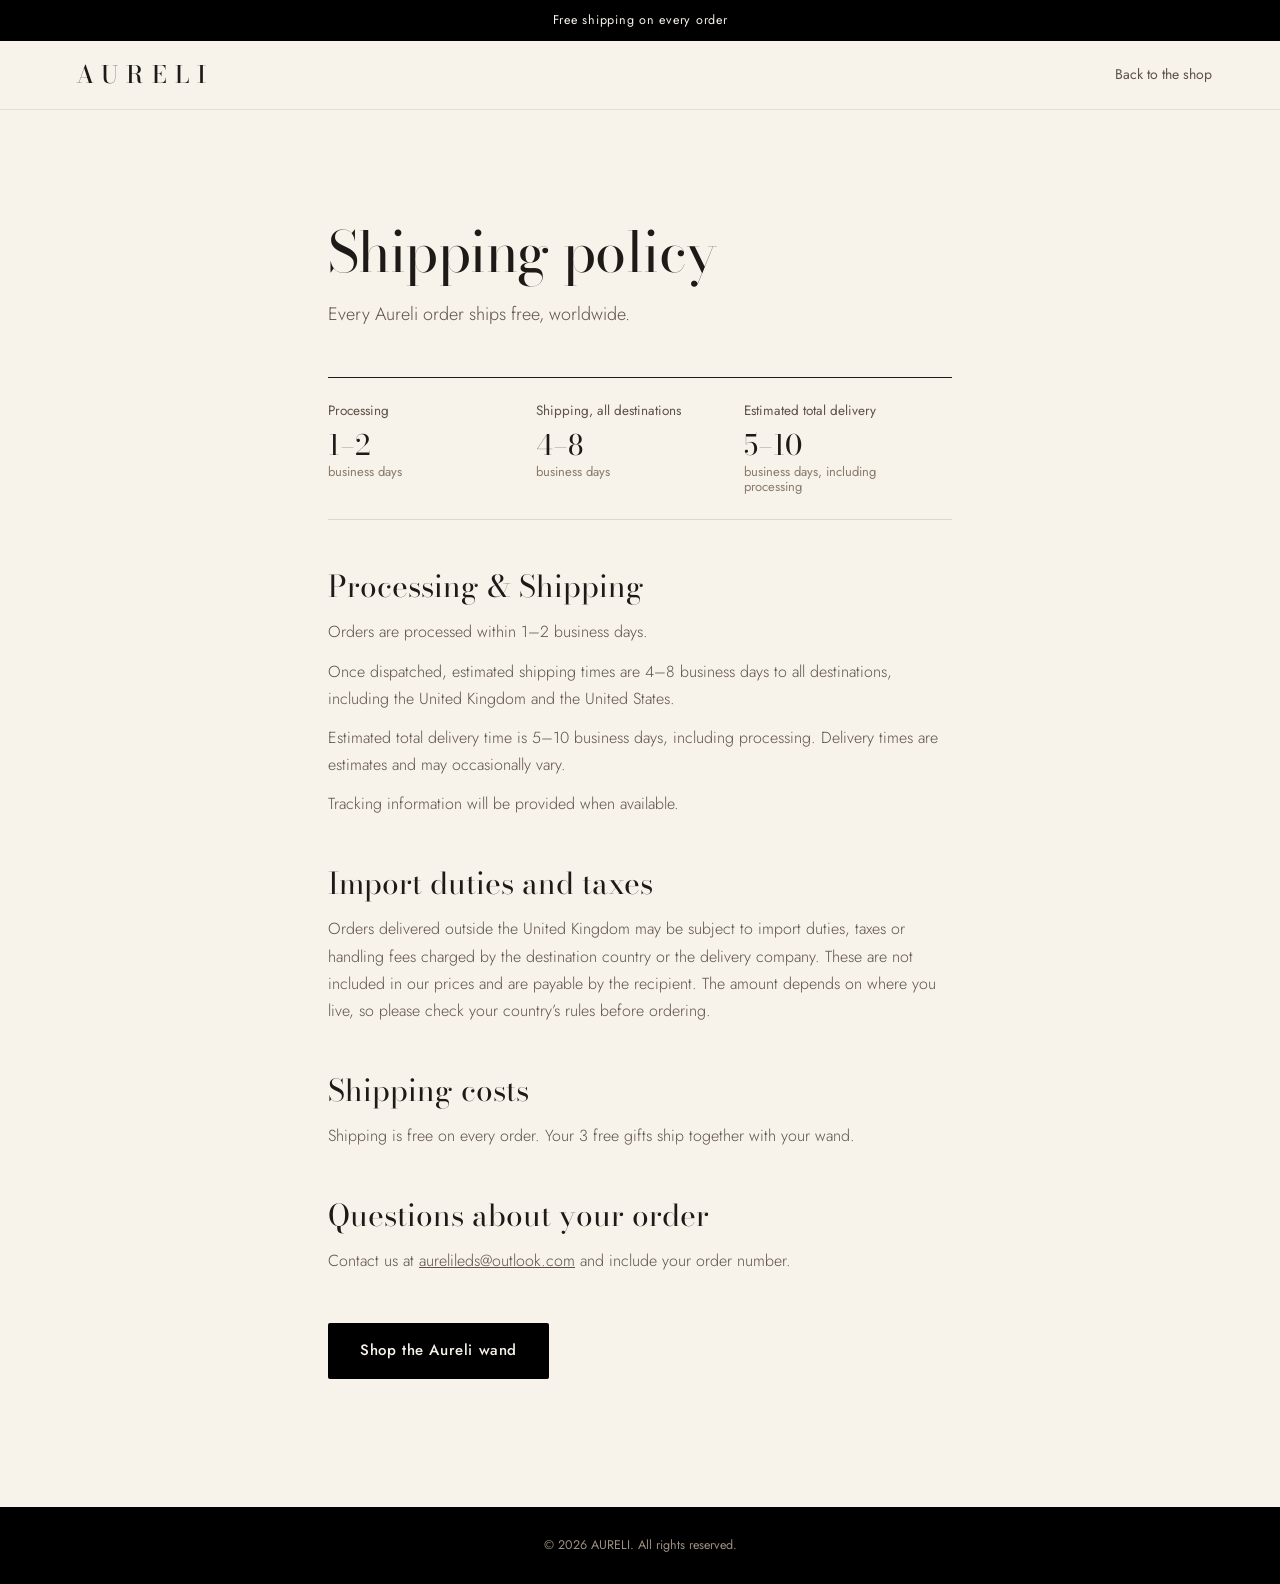
<file: shipping.html>
<!doctype html>
<html lang="en">
<head>
<meta charset="utf-8">
<meta name="viewport" content="width=device-width, initial-scale=1, viewport-fit=cover">
<title>Shipping Policy | AURELI</title>
<meta name="description" content="AURELI processing and shipping times for worldwide delivery.">
<meta name="theme-color" content="#F7F2EA">
<link rel="icon" href="data:image/svg+xml,<svg xmlns='http://www.w3.org/2000/svg' viewBox='0 0 64 64'><rect width='64' height='64' fill='%23000'/><text x='32' y='44' font-family='Georgia,serif' font-size='36' fill='%23F7F2EA' text-anchor='middle'>A</text></svg>">
<link rel="preconnect" href="https://fonts.googleapis.com">
<link rel="preconnect" href="https://fonts.gstatic.com" crossorigin>
<link href="https://fonts.googleapis.com/css2?family=Bodoni+Moda:opsz,wght@6..96,400;6..96,500&family=Jost:wght@300;400;500&display=swap" rel="stylesheet">
<style>
:root{
  --ivory:#F7F2EA;--sand:#EEE5D7;--linen:#E2D6C4;--taupe:#8A7A6A;--stone:#5E5247;--ink:#1D1A17;--black:#000;
  --serif:"Bodoni Moda","Didot","Bodoni 72",Georgia,serif;
  --sans:"Jost","Futura","Avenir Next","Helvetica Neue",Arial,sans-serif;
  --gutter:clamp(20px,5vw,48px);
  color-scheme:light;
}
*,*::before,*::after{box-sizing:border-box}
html{-webkit-text-size-adjust:100%}
body{margin:0;background:var(--ivory);color:var(--ink);font-family:var(--sans);font-size:16px;line-height:1.7;-webkit-font-smoothing:antialiased}
a{color:inherit}
:focus-visible{outline:2px solid var(--black);outline-offset:3px}
.announce{background:var(--black);color:var(--ivory);font-size:12.5px;letter-spacing:.06em;text-align:center;padding:10px var(--gutter)}
.header{border-bottom:1px solid rgba(138,122,106,.18)}
.header .in{max-width:1240px;margin:0 auto;padding:0 var(--gutter);height:68px;display:flex;align-items:center;justify-content:space-between}
.logo{font-family:var(--serif);font-size:24px;letter-spacing:.34em;padding-left:.34em;font-weight:500;text-decoration:none}
.back{font-size:14px;color:var(--stone);text-decoration:none;min-height:44px;display:inline-flex;align-items:center}
.back:hover{color:var(--ink)}
main{max-width:720px;margin:0 auto;padding:clamp(56px,9vw,112px) var(--gutter) clamp(72px,10vw,128px)}
h1{font-family:var(--serif);font-weight:400;font-size:clamp(36px,6vw,56px);line-height:1.08;letter-spacing:-.01em;margin:0}
.lede{margin:16px 0 0;color:var(--stone);font-weight:300;font-size:clamp(16px,1.8vw,18px)}
.times{display:grid;grid-template-columns:repeat(3,1fr);margin:48px 0;border-top:1px solid var(--ink);border-bottom:1px solid var(--linen)}
.times div{padding:22px 16px 24px 0}
.times dt{font-size:13.5px;color:var(--stone)}
.times dd{margin:6px 0 0;font-family:var(--serif);font-size:clamp(22px,3vw,28px);line-height:1.15}
.times small{display:block;font-family:var(--sans);font-size:13px;color:var(--taupe);margin-top:4px}
@media (max-width:600px){.times{grid-template-columns:1fr}.times div{padding:18px 0;border-bottom:1px solid var(--linen)}.times div:last-child{border-bottom:0}}
h2{font-family:var(--serif);font-weight:400;font-size:clamp(24px,3vw,30px);line-height:1.2;margin:48px 0 0}
h2 + p{margin-top:14px}
p{margin:12px 0 0;color:var(--stone);font-weight:300}
.cta{display:inline-flex;align-items:center;justify-content:center;min-height:56px;padding:0 32px;margin-top:48px;background:var(--black);color:var(--ivory);text-decoration:none;font-size:15px;font-weight:500;letter-spacing:.04em;border-radius:2px}
.cta:hover{background:#2a2622}
footer{background:var(--black);color:#9d8f80;font-size:12.5px;padding:28px var(--gutter);text-align:center}
</style>
</head>
<body>
<div class="announce">Free shipping on every order</div>
<header class="header">
  <div class="in">
    <a class="logo" href="/" aria-label="AURELI home">AURELI</a>
    <a class="back" href="/">Back to the shop</a>
  </div>
</header>

<main>
  <h1>Shipping policy</h1>
  <p class="lede">Every Aureli order ships free, worldwide.</p>

  <dl class="times">
    <div><dt>Processing</dt><dd>1–2 <small>business days</small></dd></div>
    <div><dt>Shipping, all destinations</dt><dd>4–8 <small>business days</small></dd></div>
    <div><dt>Estimated total delivery</dt><dd>5–10 <small>business days, including processing</small></dd></div>
  </dl>

  <h2>Processing &amp; Shipping</h2>
  <p>Orders are processed within 1–2 business days.</p>
  <p>Once dispatched, estimated shipping times are 4–8 business days to all destinations, including the United Kingdom and the United States.</p>
  <p>Estimated total delivery time is 5–10 business days, including processing. Delivery times are estimates and may occasionally vary.</p>
  <p>Tracking information will be provided when available.</p>

  <h2>Import duties and taxes</h2>
  <p>Orders delivered outside the United Kingdom may be subject to import duties, taxes or handling fees charged by the destination country or the delivery company. These are not included in our prices and are payable by the recipient. The amount depends on where you live, so please check your country’s rules before ordering.</p>

  <h2>Shipping costs</h2>
  <p>Shipping is free on every order. Your 3 free gifts ship together with your wand.</p>

  <h2>Questions about your order</h2>
  <p>Contact us at <a href="mailto:aurelileds@outlook.com">aurelileds@outlook.com</a> and include your order number.</p>

  <a class="cta" href="/#product">Shop the Aureli wand</a>
</main>

<footer>© <span id="y">2026</span> AURELI. All rights reserved.</footer>
<script>document.getElementById("y").textContent = new Date().getFullYear();</script>
</body>
</html>
</file>
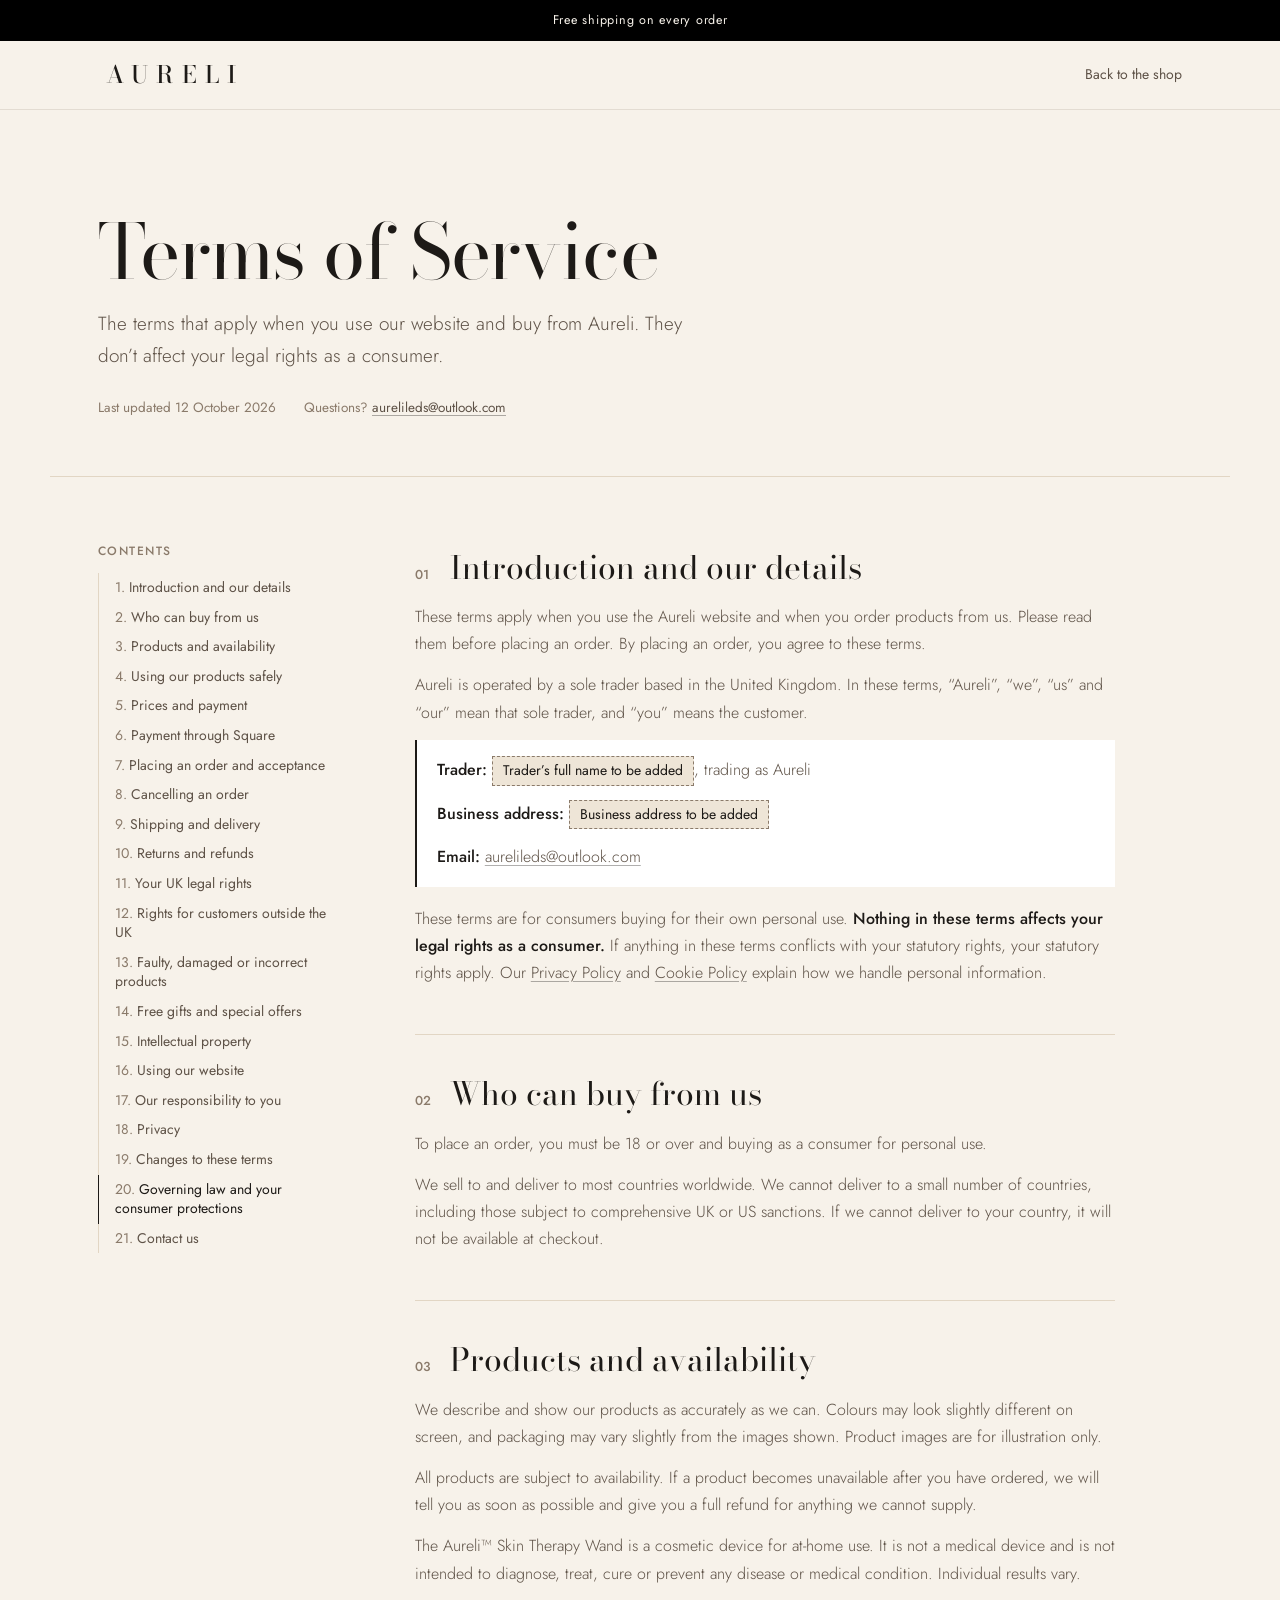
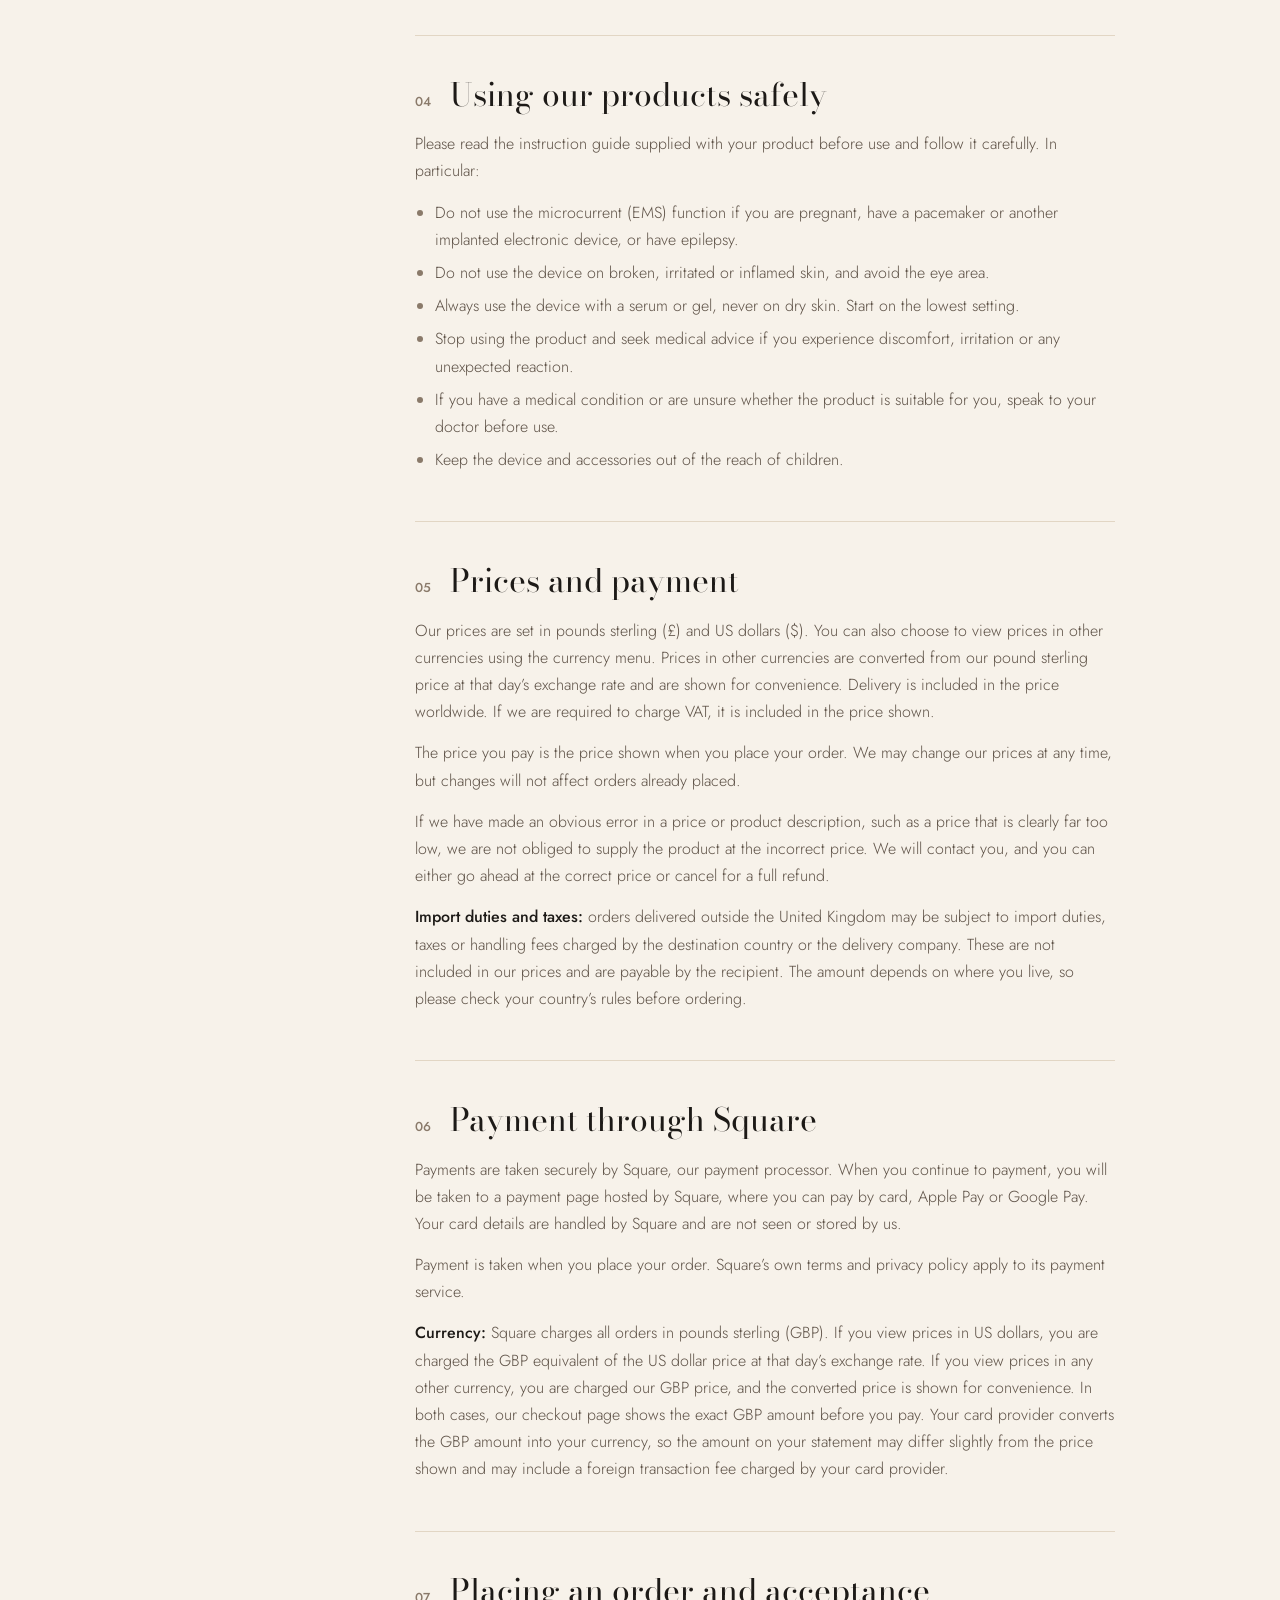
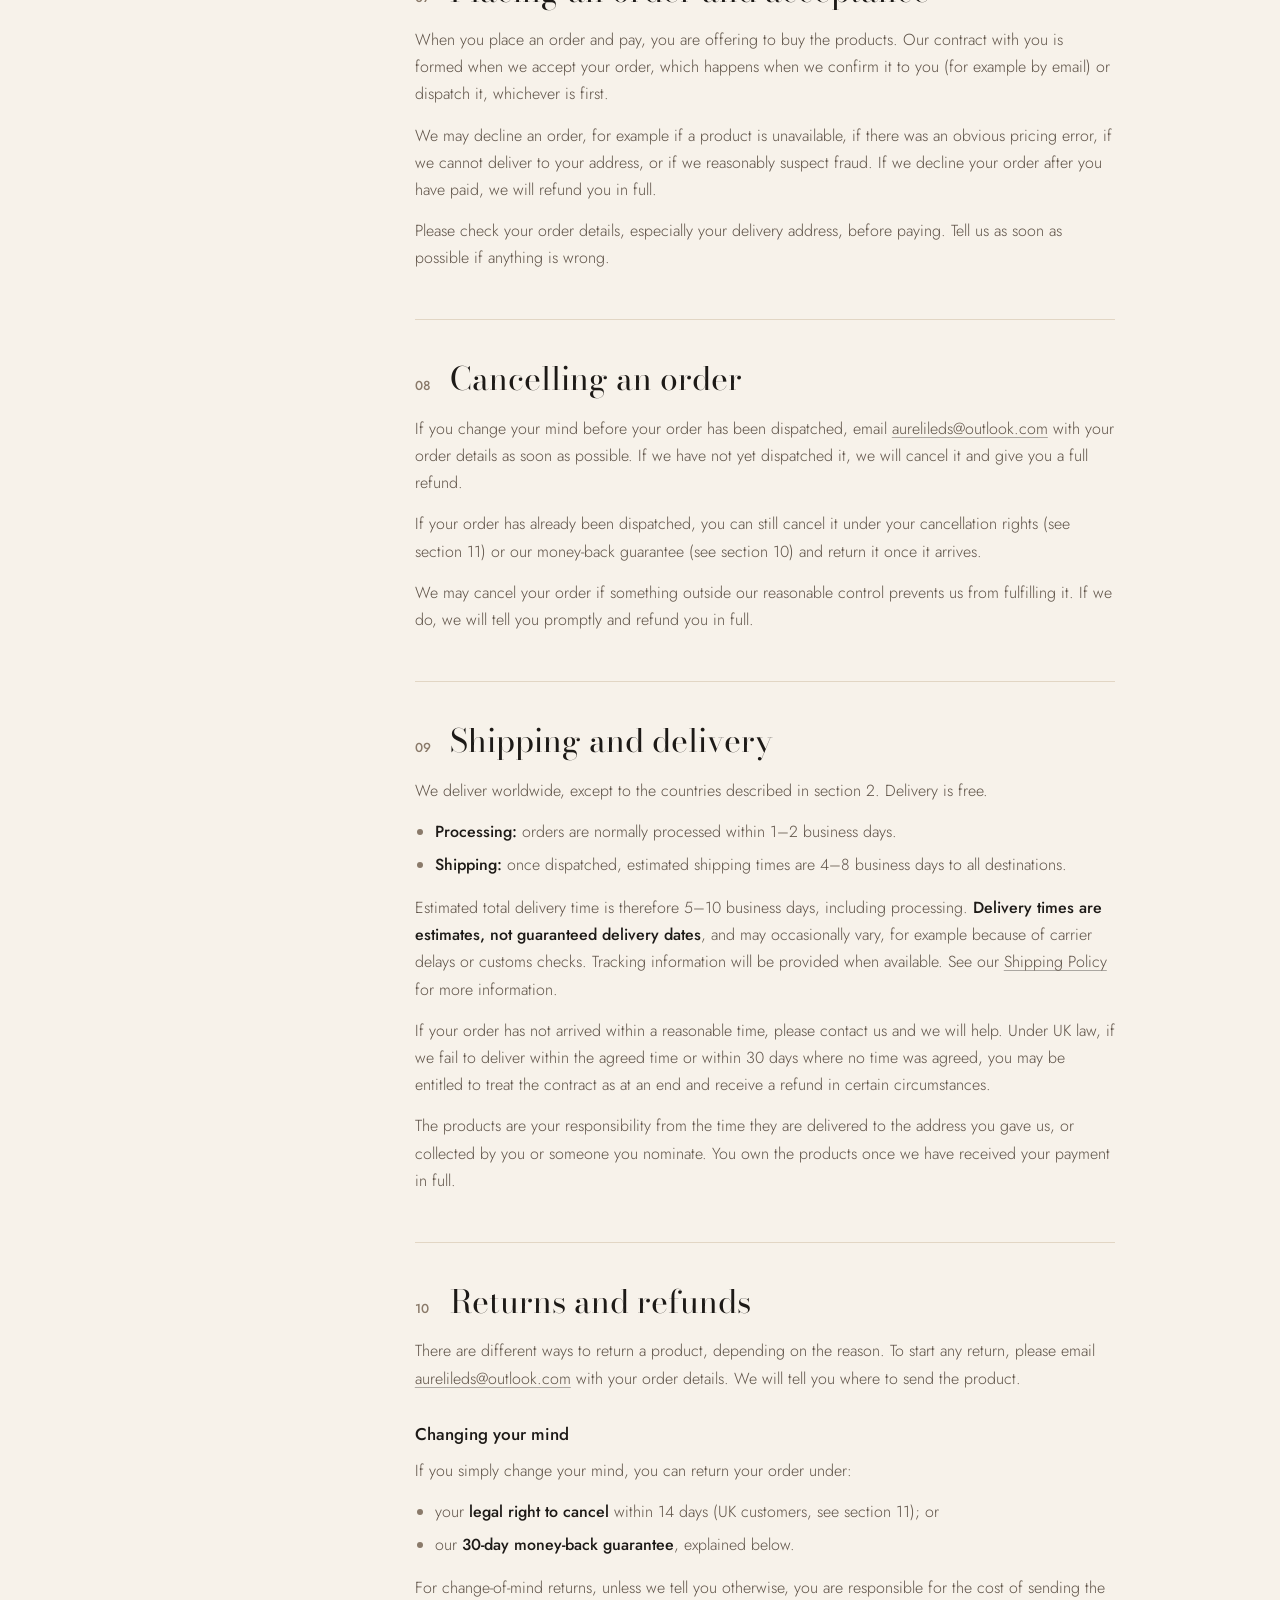
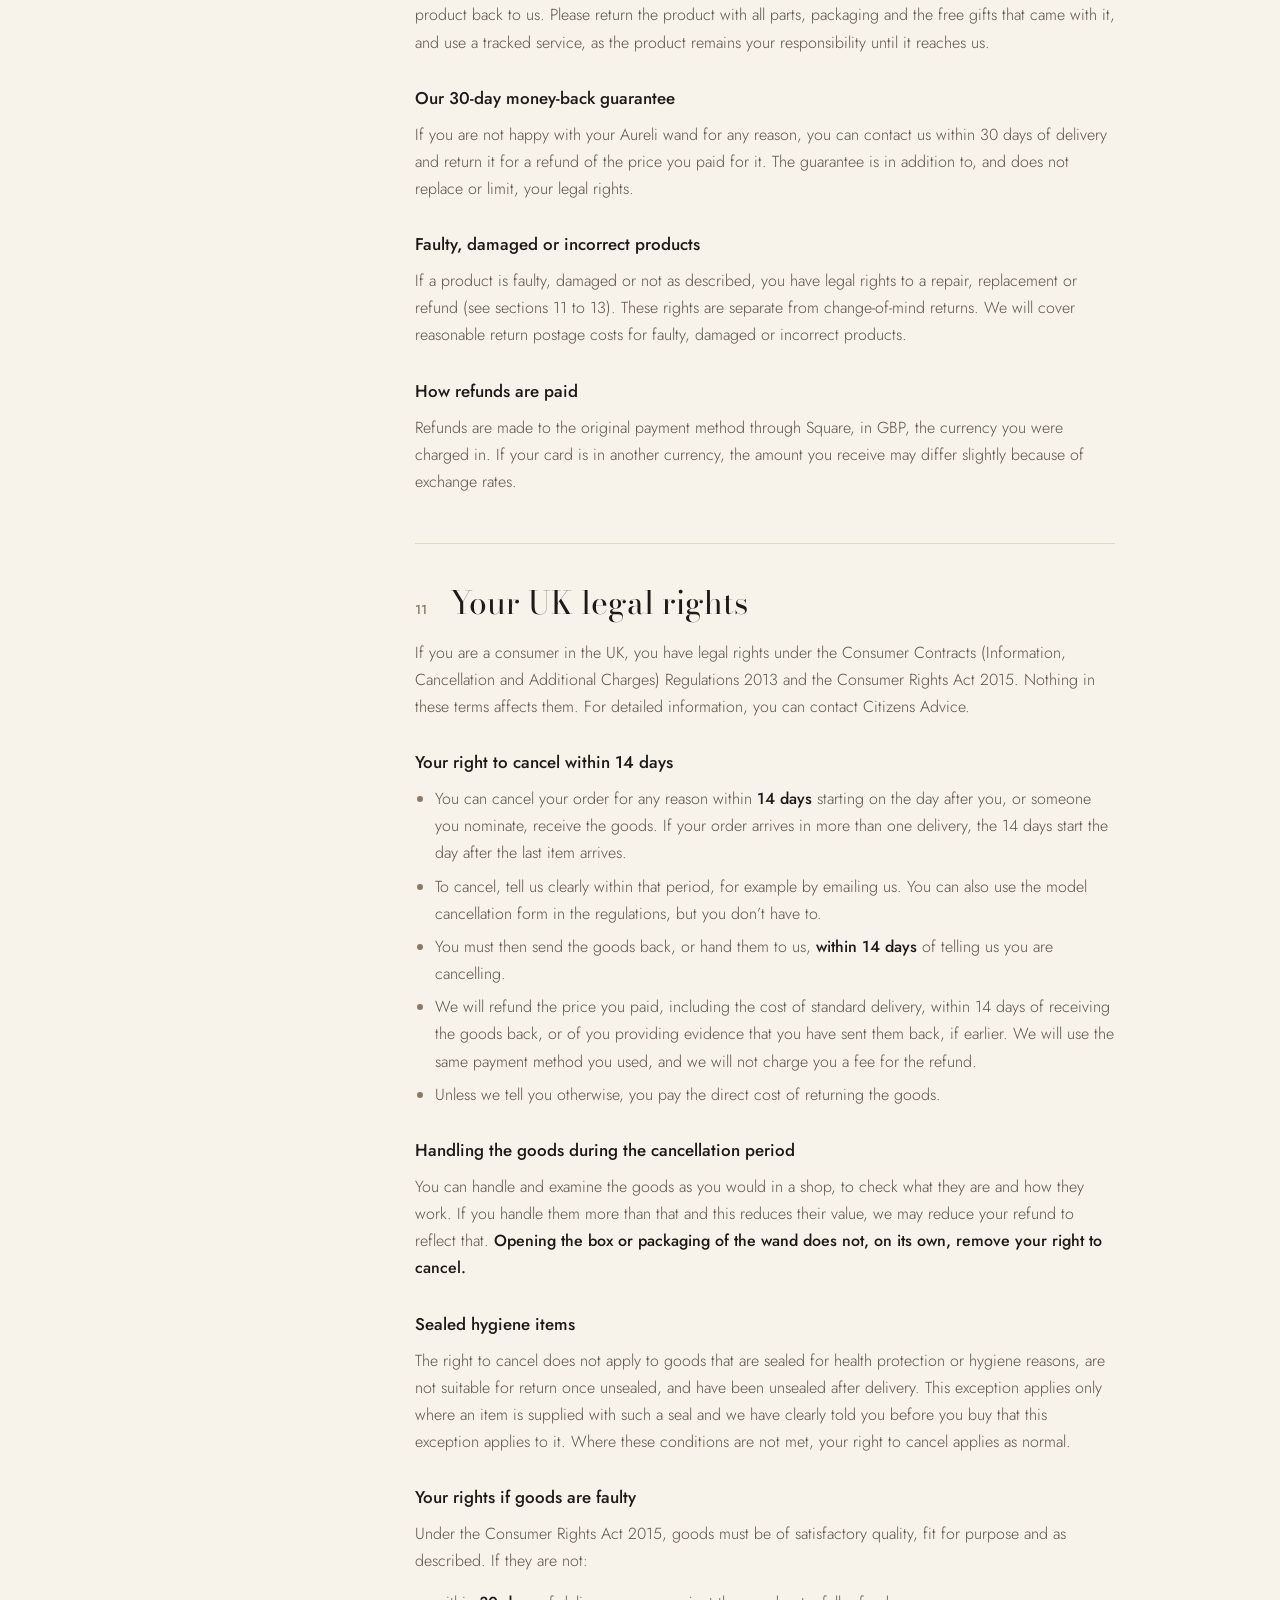
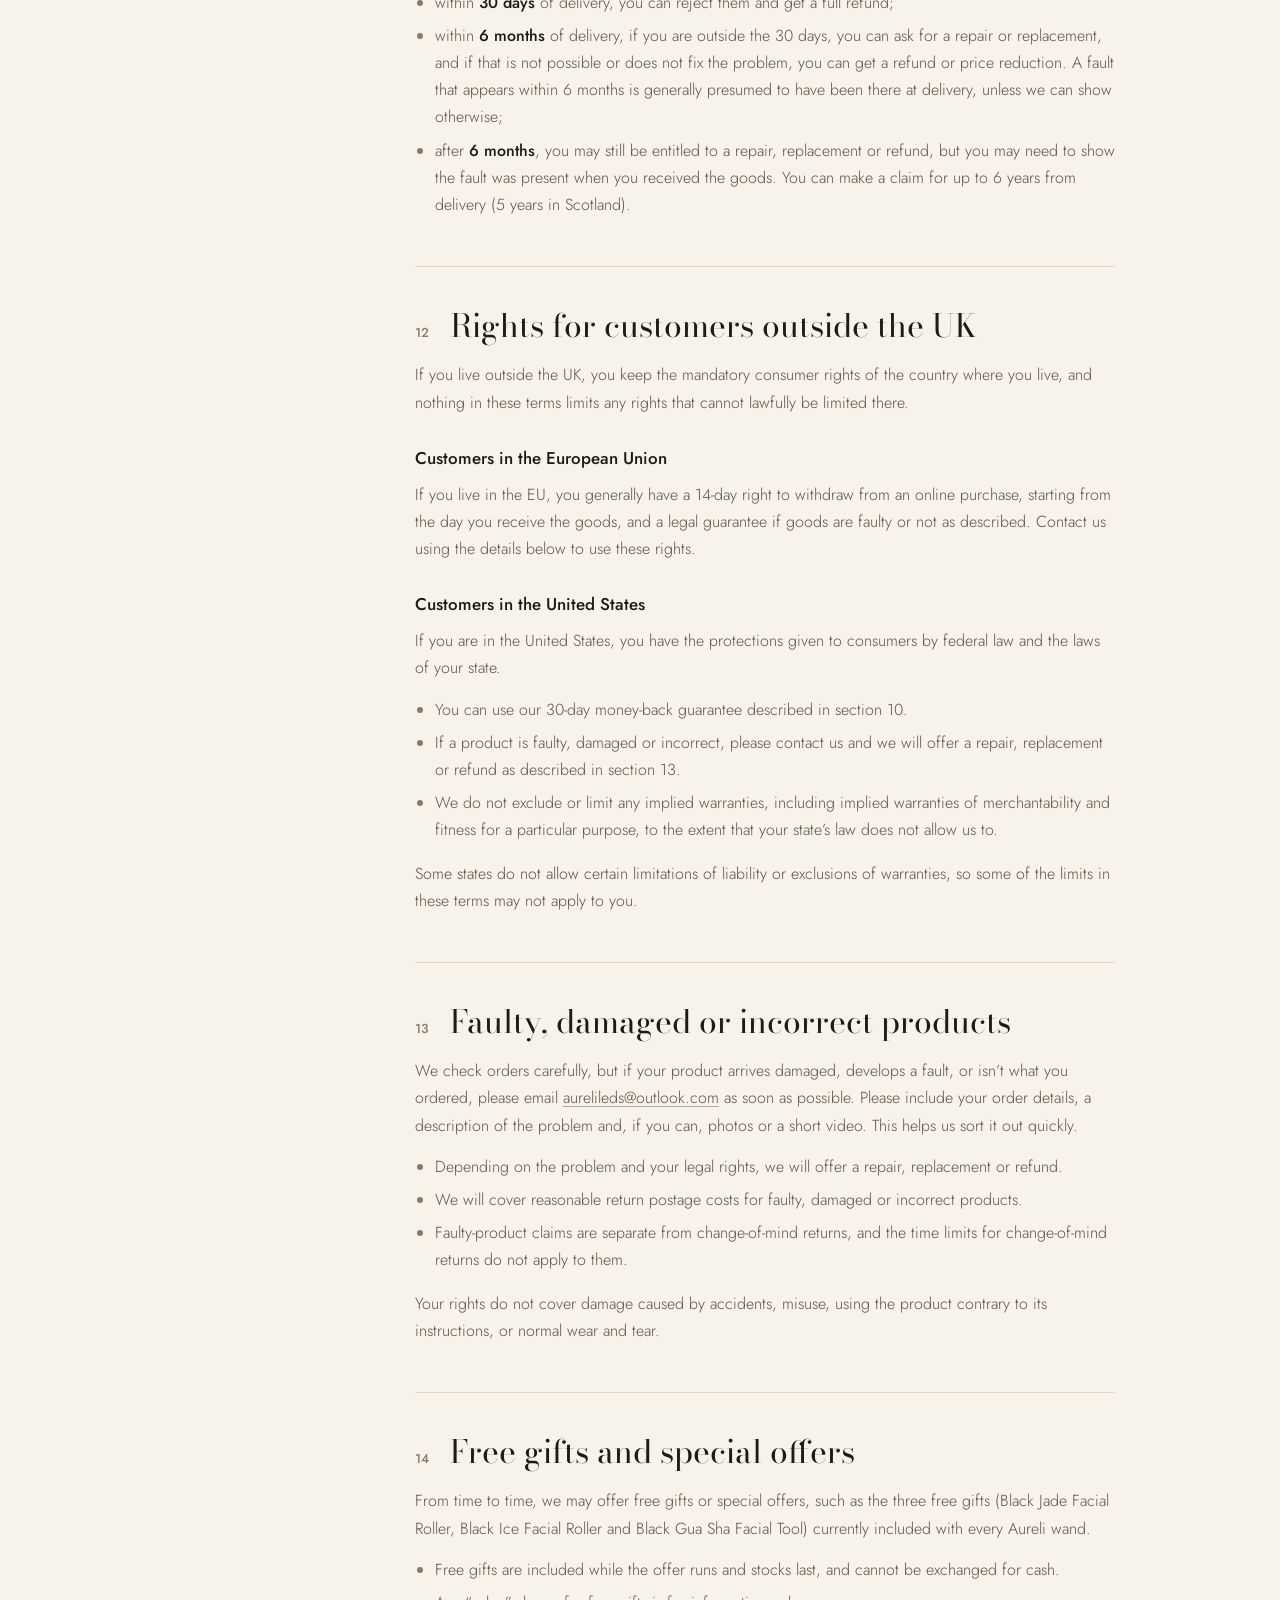
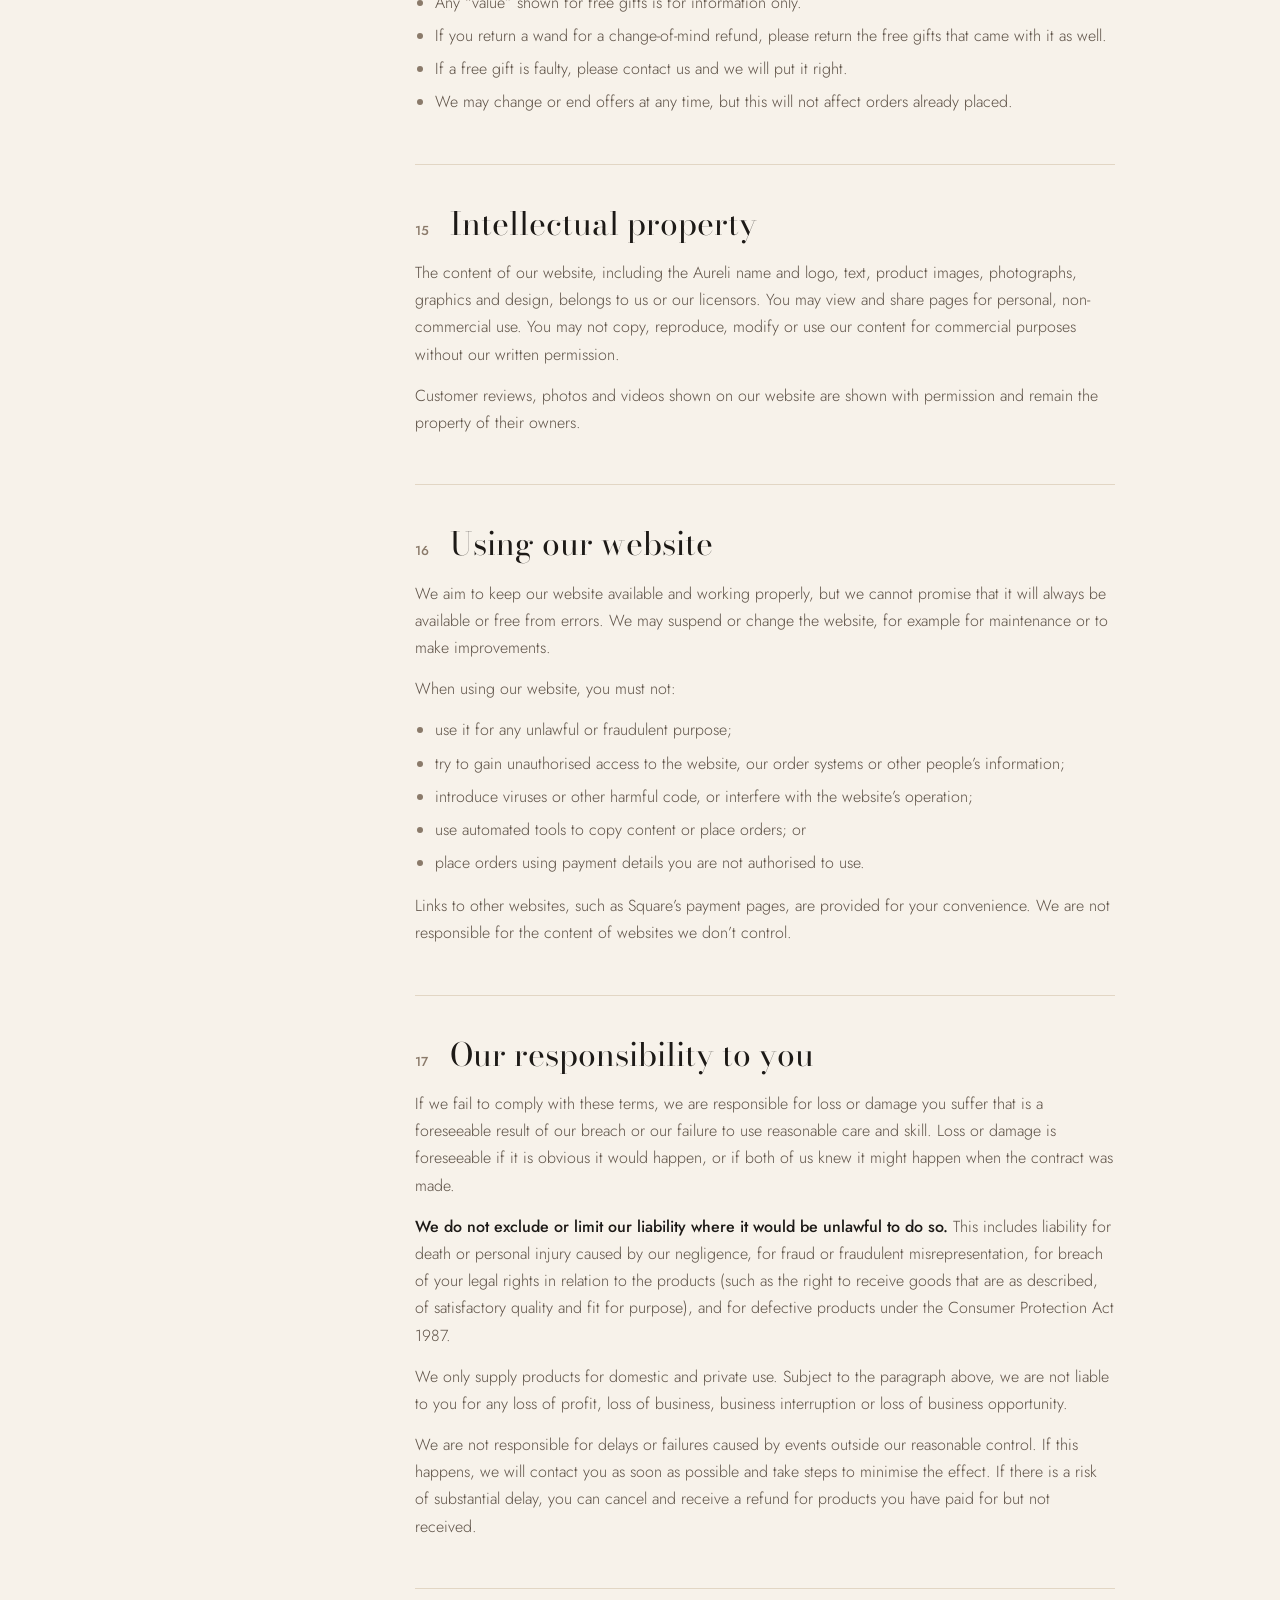
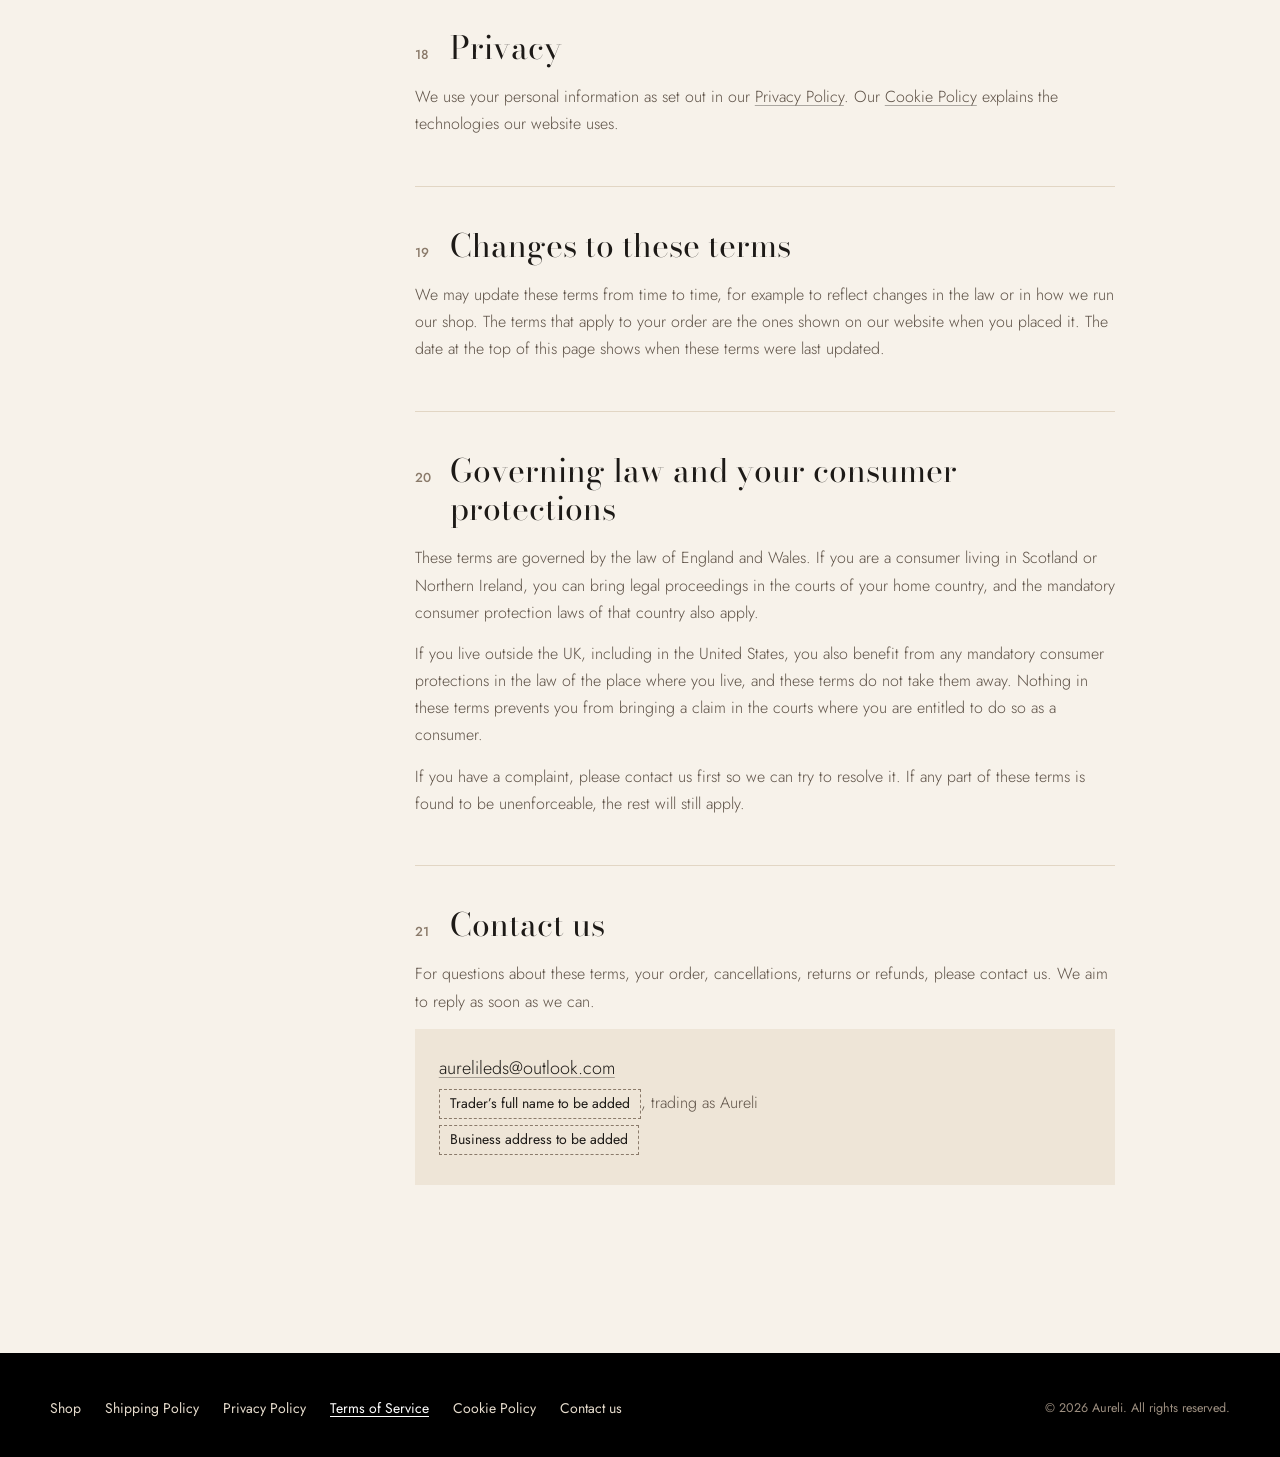
<file: terms-of-service.html>
<!doctype html>
<html lang="en-GB">
<head>
<meta charset="utf-8">
<meta name="viewport" content="width=device-width, initial-scale=1, viewport-fit=cover">
<title>Terms of Service | AURELI</title>
<meta name="description" content="The terms that apply when you buy from Aureli, including ordering, payment, delivery, cancellations, returns, refunds and your consumer rights.">
<meta name="theme-color" content="#F7F2EA">
<link rel="canonical" href="https://redeligh6t.vercel.app/terms-of-service">
<meta property="og:title" content="Terms of Service | AURELI">
<meta property="og:description" content="The terms that apply when you buy from Aureli, including ordering, payment, delivery, cancellations, returns, refunds and your consumer rights.">
<meta property="og:type" content="website">
<link rel="icon" href="data:image/svg+xml,<svg xmlns='http://www.w3.org/2000/svg' viewBox='0 0 64 64'><rect width='64' height='64' fill='%23000'/><text x='32' y='44' font-family='Georgia,serif' font-size='36' fill='%23F7F2EA' text-anchor='middle'>A</text></svg>">
<link rel="preconnect" href="https://fonts.googleapis.com">
<link rel="preconnect" href="https://fonts.gstatic.com" crossorigin>
<link href="https://fonts.googleapis.com/css2?family=Bodoni+Moda:opsz,wght@6..96,400;6..96,500&family=Jost:wght@300;400;500&display=swap" rel="stylesheet">
<link rel="stylesheet" href="/legal.css">
</head>
<body>
<a class="skip" href="#content">Skip to content</a>
<div class="announce">Free shipping on every order</div>
<header class="header">
  <div class="in">
    <a class="logo" href="/" aria-label="AURELI home">AURELI</a>
    <a class="back" href="/">Back to the shop</a>
  </div>
</header>

<main id="content">
  <div class="hero">
    <h1>Terms of Service</h1>
    <p class="lede">The terms that apply when you use our website and buy from Aureli. They don’t affect your legal rights as a consumer.</p>
    <p class="meta"><span>Last updated 12 October 2026</span><span>Questions? <a href="mailto:aurelileds@outlook.com">aurelileds@outlook.com</a></span></p>
  </div>

  <div class="layout">
    <details class="toc" id="toc" open>
      <summary>Contents</summary>
      <nav aria-label="Terms of Service contents">
        <p class="toc-h">CONTENTS</p>
        <ol>
          <li><a href="#introduction-and-our-details">Introduction and our details</a></li>
          <li><a href="#who-can-buy-from-us">Who can buy from us</a></li>
          <li><a href="#products-and-availability">Products and availability</a></li>
          <li><a href="#using-our-products-safely">Using our products safely</a></li>
          <li><a href="#prices-and-payment">Prices and payment</a></li>
          <li><a href="#payment-through-square">Payment through Square</a></li>
          <li><a href="#placing-an-order-and-acceptance">Placing an order and acceptance</a></li>
          <li><a href="#cancelling-an-order">Cancelling an order</a></li>
          <li><a href="#shipping-and-delivery">Shipping and delivery</a></li>
          <li><a href="#returns-and-refunds">Returns and refunds</a></li>
          <li><a href="#your-uk-legal-rights">Your UK legal rights</a></li>
          <li><a href="#rights-for-customers-outside-the-uk">Rights for customers outside the UK</a></li>
          <li><a href="#faulty-damaged-or-incorrect-products">Faulty, damaged or incorrect products</a></li>
          <li><a href="#free-gifts-and-special-offers">Free gifts and special offers</a></li>
          <li><a href="#intellectual-property">Intellectual property</a></li>
          <li><a href="#using-our-website">Using our website</a></li>
          <li><a href="#our-responsibility-to-you">Our responsibility to you</a></li>
          <li><a href="#privacy">Privacy</a></li>
          <li><a href="#changes-to-these-terms">Changes to these terms</a></li>
          <li><a href="#governing-law-and-your-consumer-protections">Governing law and your consumer protections</a></li>
          <li><a href="#contact-us">Contact us</a></li>
        </ol>
      </nav>
    </details>

    <article class="doc">
      <section id="introduction-and-our-details" aria-labelledby="introduction-and-our-details-h">
        <h2 id="introduction-and-our-details-h"><span class="n">01</span>Introduction and our details</h2>
<p>These terms apply when you use the Aureli website and when you order products from us. Please read them before placing an order. By placing an order, you agree to these terms.</p>
<p>Aureli is operated by a sole trader based in the United Kingdom. In these terms, “Aureli”, “we”, “us” and “our” mean that sole trader, and “you” means the customer.</p>
<div class="note">
<p><strong>Trader:</strong> <span class="tbc">Trader’s full name to be added</span>, trading as Aureli</p>
<p><strong>Business address:</strong> <span class="tbc">Business address to be added</span></p>
<p><strong>Email:</strong> <a href="mailto:aurelileds@outlook.com">aurelileds@outlook.com</a></p>
</div>
<p>These terms are for consumers buying for their own personal use. <strong>Nothing in these terms affects your legal rights as a consumer.</strong> If anything in these terms conflicts with your statutory rights, your statutory rights apply. Our <a href="/privacy-policy">Privacy Policy</a> and <a href="/cookie-policy">Cookie Policy</a> explain how we handle personal information.</p>
      </section>
      <section id="who-can-buy-from-us" aria-labelledby="who-can-buy-from-us-h">
        <h2 id="who-can-buy-from-us-h"><span class="n">02</span>Who can buy from us</h2>
<p>To place an order, you must be 18 or over and buying as a consumer for personal use.</p>
<p>We sell to and deliver to most countries worldwide. We cannot deliver to a small number of countries, including those subject to comprehensive UK or US sanctions. If we cannot deliver to your country, it will not be available at checkout.</p>
      </section>
      <section id="products-and-availability" aria-labelledby="products-and-availability-h">
        <h2 id="products-and-availability-h"><span class="n">03</span>Products and availability</h2>
<p>We describe and show our products as accurately as we can. Colours may look slightly different on screen, and packaging may vary slightly from the images shown. Product images are for illustration only.</p>
<p>All products are subject to availability. If a product becomes unavailable after you have ordered, we will tell you as soon as possible and give you a full refund for anything we cannot supply.</p>
<p>The Aureli™ Skin Therapy Wand is a cosmetic device for at-home use. It is not a medical device and is not intended to diagnose, treat, cure or prevent any disease or medical condition. Individual results vary.</p>
      </section>
      <section id="using-our-products-safely" aria-labelledby="using-our-products-safely-h">
        <h2 id="using-our-products-safely-h"><span class="n">04</span>Using our products safely</h2>
<p>Please read the instruction guide supplied with your product before use and follow it carefully. In particular:</p>
<ul>
<li>Do not use the microcurrent (EMS) function if you are pregnant, have a pacemaker or another implanted electronic device, or have epilepsy.</li>
<li>Do not use the device on broken, irritated or inflamed skin, and avoid the eye area.</li>
<li>Always use the device with a serum or gel, never on dry skin. Start on the lowest setting.</li>
<li>Stop using the product and seek medical advice if you experience discomfort, irritation or any unexpected reaction.</li>
<li>If you have a medical condition or are unsure whether the product is suitable for you, speak to your doctor before use.</li>
<li>Keep the device and accessories out of the reach of children.</li>
</ul>
      </section>
      <section id="prices-and-payment" aria-labelledby="prices-and-payment-h">
        <h2 id="prices-and-payment-h"><span class="n">05</span>Prices and payment</h2>
<p>Our prices are set in pounds sterling (£) and US dollars ($). You can also choose to view prices in other currencies using the currency menu. Prices in other currencies are converted from our pound sterling price at that day’s exchange rate and are shown for convenience. Delivery is included in the price worldwide. If we are required to charge VAT, it is included in the price shown.</p>
<p>The price you pay is the price shown when you place your order. We may change our prices at any time, but changes will not affect orders already placed.</p>
<p>If we have made an obvious error in a price or product description, such as a price that is clearly far too low, we are not obliged to supply the product at the incorrect price. We will contact you, and you can either go ahead at the correct price or cancel for a full refund.</p>
<p><strong>Import duties and taxes:</strong> orders delivered outside the United Kingdom may be subject to import duties, taxes or handling fees charged by the destination country or the delivery company. These are not included in our prices and are payable by the recipient. The amount depends on where you live, so please check your country’s rules before ordering.</p>
      </section>
      <section id="payment-through-square" aria-labelledby="payment-through-square-h">
        <h2 id="payment-through-square-h"><span class="n">06</span>Payment through Square</h2>
<p>Payments are taken securely by Square, our payment processor. When you continue to payment, you will be taken to a payment page hosted by Square, where you can pay by card, Apple Pay or Google Pay. Your card details are handled by Square and are not seen or stored by us.</p>
<p>Payment is taken when you place your order. Square’s own terms and privacy policy apply to its payment service.</p>
<p><strong>Currency:</strong> Square charges all orders in pounds sterling (GBP). If you view prices in US dollars, you are charged the GBP equivalent of the US dollar price at that day’s exchange rate. If you view prices in any other currency, you are charged our GBP price, and the converted price is shown for convenience. In both cases, our checkout page shows the exact GBP amount before you pay. Your card provider converts the GBP amount into your currency, so the amount on your statement may differ slightly from the price shown and may include a foreign transaction fee charged by your card provider.</p>
      </section>
      <section id="placing-an-order-and-acceptance" aria-labelledby="placing-an-order-and-acceptance-h">
        <h2 id="placing-an-order-and-acceptance-h"><span class="n">07</span>Placing an order and acceptance</h2>
<p>When you place an order and pay, you are offering to buy the products. Our contract with you is formed when we accept your order, which happens when we confirm it to you (for example by email) or dispatch it, whichever is first.</p>
<p>We may decline an order, for example if a product is unavailable, if there was an obvious pricing error, if we cannot deliver to your address, or if we reasonably suspect fraud. If we decline your order after you have paid, we will refund you in full.</p>
<p>Please check your order details, especially your delivery address, before paying. Tell us as soon as possible if anything is wrong.</p>
      </section>
      <section id="cancelling-an-order" aria-labelledby="cancelling-an-order-h">
        <h2 id="cancelling-an-order-h"><span class="n">08</span>Cancelling an order</h2>
<p>If you change your mind before your order has been dispatched, email <a href="mailto:aurelileds@outlook.com">aurelileds@outlook.com</a> with your order details as soon as possible. If we have not yet dispatched it, we will cancel it and give you a full refund.</p>
<p>If your order has already been dispatched, you can still cancel it under your cancellation rights (see section 11) or our money-back guarantee (see section 10) and return it once it arrives.</p>
<p>We may cancel your order if something outside our reasonable control prevents us from fulfilling it. If we do, we will tell you promptly and refund you in full.</p>
      </section>
      <section id="shipping-and-delivery" aria-labelledby="shipping-and-delivery-h">
        <h2 id="shipping-and-delivery-h"><span class="n">09</span>Shipping and delivery</h2>
<p>We deliver worldwide, except to the countries described in section 2. Delivery is free.</p>
<ul>
<li><strong>Processing:</strong> orders are normally processed within 1–2 business days.</li>
<li><strong>Shipping:</strong> once dispatched, estimated shipping times are 4–8 business days to all destinations.</li>
</ul>
<p>Estimated total delivery time is therefore 5–10 business days, including processing. <strong>Delivery times are estimates, not guaranteed delivery dates</strong>, and may occasionally vary, for example because of carrier delays or customs checks. Tracking information will be provided when available. See our <a href="/shipping.html">Shipping Policy</a> for more information.</p>
<p>If your order has not arrived within a reasonable time, please contact us and we will help. Under UK law, if we fail to deliver within the agreed time or within 30 days where no time was agreed, you may be entitled to treat the contract as at an end and receive a refund in certain circumstances.</p>
<p>The products are your responsibility from the time they are delivered to the address you gave us, or collected by you or someone you nominate. You own the products once we have received your payment in full.</p>
      </section>
      <section id="returns-and-refunds" aria-labelledby="returns-and-refunds-h">
        <h2 id="returns-and-refunds-h"><span class="n">10</span>Returns and refunds</h2>
<p>There are different ways to return a product, depending on the reason. To start any return, please email <a href="mailto:aurelileds@outlook.com">aurelileds@outlook.com</a> with your order details. We will tell you where to send the product.</p>
<h3>Changing your mind</h3>
<p>If you simply change your mind, you can return your order under:</p>
<ul>
<li>your <strong>legal right to cancel</strong> within 14 days (UK customers, see section 11); or</li>
<li>our <strong>30-day money-back guarantee</strong>, explained below.</li>
</ul>
<p>For change-of-mind returns, unless we tell you otherwise, you are responsible for the cost of sending the product back to us. Please return the product with all parts, packaging and the free gifts that came with it, and use a tracked service, as the product remains your responsibility until it reaches us.</p>
<h3>Our 30-day money-back guarantee</h3>
<p>If you are not happy with your Aureli wand for any reason, you can contact us within 30 days of delivery and return it for a refund of the price you paid for it. The guarantee is in addition to, and does not replace or limit, your legal rights.</p>
<h3>Faulty, damaged or incorrect products</h3>
<p>If a product is faulty, damaged or not as described, you have legal rights to a repair, replacement or refund (see sections 11 to 13). These rights are separate from change-of-mind returns. We will cover reasonable return postage costs for faulty, damaged or incorrect products.</p>
<h3>How refunds are paid</h3>
<p>Refunds are made to the original payment method through Square, in GBP, the currency you were charged in. If your card is in another currency, the amount you receive may differ slightly because of exchange rates.</p>
      </section>
      <section id="your-uk-legal-rights" aria-labelledby="your-uk-legal-rights-h">
        <h2 id="your-uk-legal-rights-h"><span class="n">11</span>Your UK legal rights</h2>
<p>If you are a consumer in the UK, you have legal rights under the Consumer Contracts (Information, Cancellation and Additional Charges) Regulations 2013 and the Consumer Rights Act 2015. Nothing in these terms affects them. For detailed information, you can contact Citizens Advice.</p>
<h3>Your right to cancel within 14 days</h3>
<ul>
<li>You can cancel your order for any reason within <strong>14 days</strong> starting on the day after you, or someone you nominate, receive the goods. If your order arrives in more than one delivery, the 14 days start the day after the last item arrives.</li>
<li>To cancel, tell us clearly within that period, for example by emailing us. You can also use the model cancellation form in the regulations, but you don’t have to.</li>
<li>You must then send the goods back, or hand them to us, <strong>within 14 days</strong> of telling us you are cancelling.</li>
<li>We will refund the price you paid, including the cost of standard delivery, within 14 days of receiving the goods back, or of you providing evidence that you have sent them back, if earlier. We will use the same payment method you used, and we will not charge you a fee for the refund.</li>
<li>Unless we tell you otherwise, you pay the direct cost of returning the goods.</li>
</ul>
<h3>Handling the goods during the cancellation period</h3>
<p>You can handle and examine the goods as you would in a shop, to check what they are and how they work. If you handle them more than that and this reduces their value, we may reduce your refund to reflect that. <strong>Opening the box or packaging of the wand does not, on its own, remove your right to cancel.</strong></p>
<h3>Sealed hygiene items</h3>
<p>The right to cancel does not apply to goods that are sealed for health protection or hygiene reasons, are not suitable for return once unsealed, and have been unsealed after delivery. This exception applies only where an item is supplied with such a seal and we have clearly told you before you buy that this exception applies to it. Where these conditions are not met, your right to cancel applies as normal.</p>
<h3>Your rights if goods are faulty</h3>
<p>Under the Consumer Rights Act 2015, goods must be of satisfactory quality, fit for purpose and as described. If they are not:</p>
<ul>
<li>within <strong>30 days</strong> of delivery, you can reject them and get a full refund;</li>
<li>within <strong>6 months</strong> of delivery, if you are outside the 30 days, you can ask for a repair or replacement, and if that is not possible or does not fix the problem, you can get a refund or price reduction. A fault that appears within 6 months is generally presumed to have been there at delivery, unless we can show otherwise;</li>
<li>after <strong>6 months</strong>, you may still be entitled to a repair, replacement or refund, but you may need to show the fault was present when you received the goods. You can make a claim for up to 6 years from delivery (5 years in Scotland).</li>
</ul>
      </section>
      <section id="rights-for-customers-outside-the-uk" aria-labelledby="rights-for-customers-outside-the-uk-h">
        <h2 id="rights-for-customers-outside-the-uk-h"><span class="n">12</span>Rights for customers outside the UK</h2>
<p>If you live outside the UK, you keep the mandatory consumer rights of the country where you live, and nothing in these terms limits any rights that cannot lawfully be limited there.</p>
<h3>Customers in the European Union</h3>
<p>If you live in the EU, you generally have a 14-day right to withdraw from an online purchase, starting from the day you receive the goods, and a legal guarantee if goods are faulty or not as described. Contact us using the details below to use these rights.</p>
<h3>Customers in the United States</h3>
<p>If you are in the United States, you have the protections given to consumers by federal law and the laws of your state.</p>
<ul>
<li>You can use our 30-day money-back guarantee described in section 10.</li>
<li>If a product is faulty, damaged or incorrect, please contact us and we will offer a repair, replacement or refund as described in section 13.</li>
<li>We do not exclude or limit any implied warranties, including implied warranties of merchantability and fitness for a particular purpose, to the extent that your state’s law does not allow us to.</li>
</ul>
<p>Some states do not allow certain limitations of liability or exclusions of warranties, so some of the limits in these terms may not apply to you.</p>
      </section>
      <section id="faulty-damaged-or-incorrect-products" aria-labelledby="faulty-damaged-or-incorrect-products-h">
        <h2 id="faulty-damaged-or-incorrect-products-h"><span class="n">13</span>Faulty, damaged or incorrect products</h2>
<p>We check orders carefully, but if your product arrives damaged, develops a fault, or isn’t what you ordered, please email <a href="mailto:aurelileds@outlook.com">aurelileds@outlook.com</a> as soon as possible. Please include your order details, a description of the problem and, if you can, photos or a short video. This helps us sort it out quickly.</p>
<ul>
<li>Depending on the problem and your legal rights, we will offer a repair, replacement or refund.</li>
<li>We will cover reasonable return postage costs for faulty, damaged or incorrect products.</li>
<li>Faulty-product claims are separate from change-of-mind returns, and the time limits for change-of-mind returns do not apply to them.</li>
</ul>
<p>Your rights do not cover damage caused by accidents, misuse, using the product contrary to its instructions, or normal wear and tear.</p>
      </section>
      <section id="free-gifts-and-special-offers" aria-labelledby="free-gifts-and-special-offers-h">
        <h2 id="free-gifts-and-special-offers-h"><span class="n">14</span>Free gifts and special offers</h2>
<p>From time to time, we may offer free gifts or special offers, such as the three free gifts (Black Jade Facial Roller, Black Ice Facial Roller and Black Gua Sha Facial Tool) currently included with every Aureli wand.</p>
<ul>
<li>Free gifts are included while the offer runs and stocks last, and cannot be exchanged for cash.</li>
<li>Any “value” shown for free gifts is for information only.</li>
<li>If you return a wand for a change-of-mind refund, please return the free gifts that came with it as well.</li>
<li>If a free gift is faulty, please contact us and we will put it right.</li>
<li>We may change or end offers at any time, but this will not affect orders already placed.</li>
</ul>
      </section>
      <section id="intellectual-property" aria-labelledby="intellectual-property-h">
        <h2 id="intellectual-property-h"><span class="n">15</span>Intellectual property</h2>
<p>The content of our website, including the Aureli name and logo, text, product images, photographs, graphics and design, belongs to us or our licensors. You may view and share pages for personal, non-commercial use. You may not copy, reproduce, modify or use our content for commercial purposes without our written permission.</p>
<p>Customer reviews, photos and videos shown on our website are shown with permission and remain the property of their owners.</p>
      </section>
      <section id="using-our-website" aria-labelledby="using-our-website-h">
        <h2 id="using-our-website-h"><span class="n">16</span>Using our website</h2>
<p>We aim to keep our website available and working properly, but we cannot promise that it will always be available or free from errors. We may suspend or change the website, for example for maintenance or to make improvements.</p>
<p>When using our website, you must not:</p>
<ul>
<li>use it for any unlawful or fraudulent purpose;</li>
<li>try to gain unauthorised access to the website, our order systems or other people’s information;</li>
<li>introduce viruses or other harmful code, or interfere with the website’s operation;</li>
<li>use automated tools to copy content or place orders; or</li>
<li>place orders using payment details you are not authorised to use.</li>
</ul>
<p>Links to other websites, such as Square’s payment pages, are provided for your convenience. We are not responsible for the content of websites we don’t control.</p>
      </section>
      <section id="our-responsibility-to-you" aria-labelledby="our-responsibility-to-you-h">
        <h2 id="our-responsibility-to-you-h"><span class="n">17</span>Our responsibility to you</h2>
<p>If we fail to comply with these terms, we are responsible for loss or damage you suffer that is a foreseeable result of our breach or our failure to use reasonable care and skill. Loss or damage is foreseeable if it is obvious it would happen, or if both of us knew it might happen when the contract was made.</p>
<p><strong>We do not exclude or limit our liability where it would be unlawful to do so.</strong> This includes liability for death or personal injury caused by our negligence, for fraud or fraudulent misrepresentation, for breach of your legal rights in relation to the products (such as the right to receive goods that are as described, of satisfactory quality and fit for purpose), and for defective products under the Consumer Protection Act 1987.</p>
<p>We only supply products for domestic and private use. Subject to the paragraph above, we are not liable to you for any loss of profit, loss of business, business interruption or loss of business opportunity.</p>
<p>We are not responsible for delays or failures caused by events outside our reasonable control. If this happens, we will contact you as soon as possible and take steps to minimise the effect. If there is a risk of substantial delay, you can cancel and receive a refund for products you have paid for but not received.</p>
      </section>
      <section id="privacy" aria-labelledby="privacy-h">
        <h2 id="privacy-h"><span class="n">18</span>Privacy</h2>
<p>We use your personal information as set out in our <a href="/privacy-policy">Privacy Policy</a>. Our <a href="/cookie-policy">Cookie Policy</a> explains the technologies our website uses.</p>
      </section>
      <section id="changes-to-these-terms" aria-labelledby="changes-to-these-terms-h">
        <h2 id="changes-to-these-terms-h"><span class="n">19</span>Changes to these terms</h2>
<p>We may update these terms from time to time, for example to reflect changes in the law or in how we run our shop. The terms that apply to your order are the ones shown on our website when you placed it. The date at the top of this page shows when these terms were last updated.</p>
      </section>
      <section id="governing-law-and-your-consumer-protections" aria-labelledby="governing-law-and-your-consumer-protections-h">
        <h2 id="governing-law-and-your-consumer-protections-h"><span class="n">20</span>Governing law and your consumer protections</h2>
<p>These terms are governed by the law of England and Wales. If you are a consumer living in Scotland or Northern Ireland, you can bring legal proceedings in the courts of your home country, and the mandatory consumer protection laws of that country also apply.</p>
<p>If you live outside the UK, including in the United States, you also benefit from any mandatory consumer protections in the law of the place where you live, and these terms do not take them away. Nothing in these terms prevents you from bringing a claim in the courts where you are entitled to do so as a consumer.</p>
<p>If you have a complaint, please contact us first so we can try to resolve it. If any part of these terms is found to be unenforceable, the rest will still apply.</p>
      </section>
      <section id="contact-us" aria-labelledby="contact-us-h">
        <h2 id="contact-us-h"><span class="n">21</span>Contact us</h2>
<p>For questions about these terms, your order, cancellations, returns or refunds, please contact us. We aim to reply as soon as we can.</p>
<div class="contact-card">
<p><a href="mailto:aurelileds@outlook.com">aurelileds@outlook.com</a></p>
<p><span class="tbc">Trader’s full name to be added</span>, trading as Aureli</p>
<p><span class="tbc">Business address to be added</span></p>
</div>
      </section>
    </article>
  </div>
</main>

<footer class="footer">
  <div class="in">
    <nav aria-label="Legal">
      <a href="/">Shop</a>
      <a href="/shipping.html">Shipping Policy</a>
      <a href="/privacy-policy">Privacy Policy</a>
      <a href="/terms-of-service" aria-current="page">Terms of Service</a>
      <a href="/cookie-policy">Cookie Policy</a>
      <a href="mailto:aurelileds@outlook.com">Contact us</a>
    </nav>
    <small>© <span id="y">2026</span> Aureli. All rights reserved.</small>
  </div>
</footer>

<script>
document.getElementById("y").textContent = new Date().getFullYear();
// Contents: closed by default on small screens, always open on wide screens.
(function () {
  var toc = document.getElementById("toc"), mq = window.matchMedia("(max-width: 900px)");
  function sync() { toc.open = !mq.matches; }
  sync(); mq.addEventListener("change", sync);
  toc.addEventListener("click", function (e) { if (e.target.closest("a") && mq.matches) toc.open = false; });
  // Highlight the section you're reading.
  var links = {};
  toc.querySelectorAll("a").forEach(function (a) { links[a.getAttribute("href").slice(1)] = a; });
  if (!("IntersectionObserver" in window)) return;
  var io = new IntersectionObserver(function (entries) {
    entries.forEach(function (en) {
      if (en.isIntersecting) {
        Object.keys(links).forEach(function (k) { links[k].removeAttribute("aria-current"); });
        if (links[en.target.id]) links[en.target.id].setAttribute("aria-current", "true");
      }
    });
  }, { rootMargin: "-20% 0px -70% 0px" });
  document.querySelectorAll(".doc section").forEach(function (s) { io.observe(s); });
})();
</script>
</body>
</html>
</file>
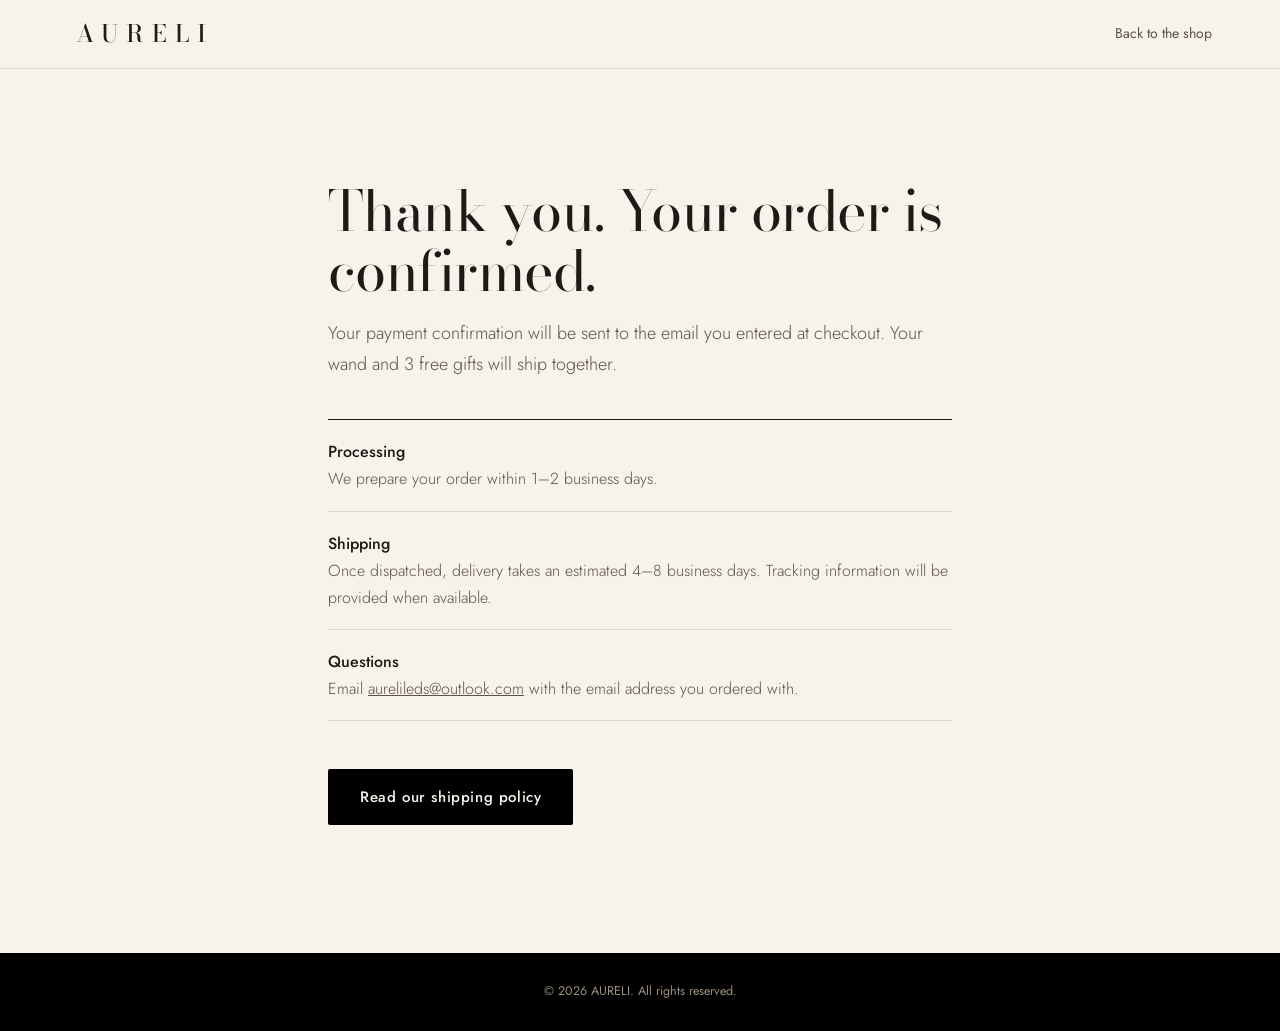
<file: thank-you.html>
<!doctype html>
<html lang="en">
<head>
<meta charset="utf-8">
<meta name="viewport" content="width=device-width, initial-scale=1, viewport-fit=cover">
<title>Order Confirmed | AURELI</title>
<meta name="robots" content="noindex">
<meta name="theme-color" content="#F7F2EA">
<link rel="icon" href="data:image/svg+xml,<svg xmlns='http://www.w3.org/2000/svg' viewBox='0 0 64 64'><rect width='64' height='64' fill='%23000'/><text x='32' y='44' font-family='Georgia,serif' font-size='36' fill='%23F7F2EA' text-anchor='middle'>A</text></svg>">
<link rel="preconnect" href="https://fonts.googleapis.com">
<link rel="preconnect" href="https://fonts.gstatic.com" crossorigin>
<link href="https://fonts.googleapis.com/css2?family=Bodoni+Moda:opsz,wght@6..96,400;6..96,500&family=Jost:wght@300;400;500&display=swap" rel="stylesheet">
<style>
:root{
  --ivory:#F7F2EA;--sand:#EEE5D7;--linen:#E2D6C4;--taupe:#8A7A6A;--stone:#5E5247;--ink:#1D1A17;--black:#000;
  --serif:"Bodoni Moda","Didot","Bodoni 72",Georgia,serif;
  --sans:"Jost","Futura","Avenir Next","Helvetica Neue",Arial,sans-serif;
  --gutter:clamp(20px,5vw,48px);
  color-scheme:light;
}
*,*::before,*::after{box-sizing:border-box}
html{-webkit-text-size-adjust:100%}
body{margin:0;background:var(--ivory);color:var(--ink);font-family:var(--sans);font-size:16px;line-height:1.7;-webkit-font-smoothing:antialiased}
a{color:inherit}
:focus-visible{outline:2px solid var(--black);outline-offset:3px}
.announce{background:var(--black);color:var(--ivory);font-size:12.5px;letter-spacing:.06em;text-align:center;padding:10px var(--gutter)}
.header{border-bottom:1px solid rgba(138,122,106,.18)}
.header .in{max-width:1240px;margin:0 auto;padding:0 var(--gutter);height:68px;display:flex;align-items:center;justify-content:space-between}
.logo{font-family:var(--serif);font-size:24px;letter-spacing:.34em;padding-left:.34em;font-weight:500;text-decoration:none}
.back{font-size:14px;color:var(--stone);text-decoration:none;min-height:44px;display:inline-flex;align-items:center}
.back:hover{color:var(--ink)}
main{max-width:720px;margin:0 auto;padding:clamp(56px,9vw,112px) var(--gutter) clamp(72px,10vw,128px)}
h1{font-family:var(--serif);font-weight:400;font-size:clamp(36px,6vw,56px);line-height:1.08;letter-spacing:-.01em;margin:0}
.lede{margin:16px 0 0;color:var(--stone);font-weight:300;font-size:clamp(16px,1.8vw,18px)}
.times{display:grid;grid-template-columns:repeat(3,1fr);margin:48px 0;border-top:1px solid var(--ink);border-bottom:1px solid var(--linen)}
.times div{padding:22px 16px 24px 0}
.times dt{font-size:13.5px;color:var(--stone)}
.times dd{margin:6px 0 0;font-family:var(--serif);font-size:clamp(22px,3vw,28px);line-height:1.15}
.times small{display:block;font-family:var(--sans);font-size:13px;color:var(--taupe);margin-top:4px}
@media (max-width:600px){.times{grid-template-columns:1fr}.times div{padding:18px 0;border-bottom:1px solid var(--linen)}.times div:last-child{border-bottom:0}}
h2{font-family:var(--serif);font-weight:400;font-size:clamp(24px,3vw,30px);line-height:1.2;margin:48px 0 0}
h2 + p{margin-top:14px}
p{margin:12px 0 0;color:var(--stone);font-weight:300}
.cta{display:inline-flex;align-items:center;justify-content:center;min-height:56px;padding:0 32px;margin-top:48px;background:var(--black);color:var(--ivory);text-decoration:none;font-size:15px;font-weight:500;letter-spacing:.04em;border-radius:2px}
.cta:hover{background:#2a2622}
footer{background:var(--black);color:#9d8f80;font-size:12.5px;padding:28px var(--gutter);text-align:center}
.steps{list-style:none;padding:0;margin:40px 0 0;border-top:1px solid var(--ink)}
.steps li{padding:18px 0;border-bottom:1px solid var(--linen);color:var(--stone);font-weight:300}
.steps strong{display:block;color:var(--ink);font-weight:500}
</style>
</head>
<body>
<header class="header">
  <div class="in">
    <a class="logo" href="/" aria-label="AURELI home">AURELI</a>
    <a class="back" href="/">Back to the shop</a>
  </div>
</header>
<main>
  <h1>Thank you. Your order is confirmed.</h1>
  <p class="lede">Your payment confirmation will be sent to the email you entered at checkout. Your wand and 3 free gifts will ship together.</p>
  <ol class="steps">
    <li><strong>Processing</strong>We prepare your order within 1–2 business days.</li>
    <li><strong>Shipping</strong>Once dispatched, delivery takes an estimated 4–8 business days. Tracking information will be provided when available.</li>
    <li><strong>Questions</strong>Email <a href="mailto:aurelileds@outlook.com">aurelileds@outlook.com</a> with the email address you ordered with.</li>
  </ol>
  <a class="cta" href="/shipping.html">Read our shipping policy</a>
</main>
<footer>© <span id="y">2026</span> AURELI. All rights reserved.</footer>
<script>
document.getElementById("y").textContent = new Date().getFullYear();
try { localStorage.removeItem("aureli-cart"); sessionStorage.removeItem("aureli-checkout-UK"); sessionStorage.removeItem("aureli-checkout-US"); } catch (e) {}
</script>
</body>
</html>
</file>
<file: legal.css>
/* AURELI legal pages: Privacy Policy, Terms of Service, Cookie Policy.
   Uses the same tokens, fonts and spacing as the shop. */
:root{
  --ivory:#F7F2EA;--sand:#EEE5D7;--linen:#E2D6C4;--taupe:#8A7A6A;--stone:#5E5247;--ink:#1D1A17;--black:#000;--white:#fff;
  --serif:"Bodoni Moda","Didot","Bodoni 72",Georgia,serif;
  --sans:"Jost","Futura","Avenir Next","Helvetica Neue",Arial,sans-serif;
  --gutter:clamp(20px,5vw,48px);
  color-scheme:light;
}
*,*::before,*::after{box-sizing:border-box}
html{-webkit-text-size-adjust:100%;scroll-behavior:smooth;scroll-padding-top:88px}
@media (prefers-reduced-motion: reduce){html{scroll-behavior:auto}}
body{margin:0;background:var(--ivory);color:var(--ink);font-family:var(--sans);font-size:16px;line-height:1.7;-webkit-font-smoothing:antialiased}
a{color:inherit;text-underline-offset:3px;text-decoration-color:rgba(29,26,23,.35)}
a:hover{text-decoration-color:currentColor}
:focus-visible{outline:2px solid var(--black);outline-offset:3px}
.skip{position:absolute;left:12px;top:-60px;background:var(--black);color:var(--ivory);padding:10px 16px;z-index:200}
.skip:focus{top:12px}

.announce{background:var(--black);color:var(--ivory);font-size:12.5px;letter-spacing:.06em;text-align:center;padding:10px var(--gutter)}
.header{position:sticky;top:0;z-index:20;background:rgba(247,242,234,.94);backdrop-filter:blur(8px);-webkit-backdrop-filter:blur(8px);border-bottom:1px solid rgba(138,122,106,.18)}
.header .in{max-width:1180px;margin:0 auto;padding:0 var(--gutter);height:68px;display:flex;align-items:center;justify-content:space-between}
.logo{font-family:var(--serif);font-size:24px;letter-spacing:.34em;padding-left:.34em;font-weight:500;text-decoration:none}
.back{font-size:14px;color:var(--stone);text-decoration:none;min-height:44px;display:inline-flex;align-items:center}
.back:hover{color:var(--ink)}

.hero{max-width:1180px;margin:0 auto;padding:clamp(48px,8vw,104px) var(--gutter) clamp(32px,5vw,56px);border-bottom:1px solid var(--linen)}
.hero h1{font-family:var(--serif);font-weight:400;font-size:clamp(40px,7vw,76px);line-height:1.02;letter-spacing:-.015em;margin:0}
.hero .lede{margin:18px 0 0;max-width:56ch;color:var(--stone);font-weight:300;font-size:clamp(16px,1.8vw,19px)}
.meta{margin:24px 0 0;display:flex;flex-wrap:wrap;gap:8px 28px;font-size:13.5px;color:var(--taupe)}
.meta a{color:var(--stone)}

.layout{max-width:1180px;margin:0 auto;padding:clamp(32px,5vw,64px) var(--gutter) clamp(72px,10vw,120px);display:grid;grid-template-columns:240px minmax(0,1fr);gap:clamp(32px,6vw,96px);align-items:start}
@media (max-width:900px){.layout{grid-template-columns:minmax(0,1fr);gap:24px}}

/* Contents */
.toc{position:sticky;top:96px;font-size:14px}
.toc summary{display:none}
.toc p.toc-h{font-size:12px;letter-spacing:.12em;color:var(--taupe);font-weight:500;margin:0 0 12px}
.toc ol{list-style:none;margin:0;padding:0;counter-reset:t;border-left:1px solid var(--linen)}
.toc li{counter-increment:t}
.toc a{display:block;padding:5px 0 5px 16px;margin-left:-1px;border-left:1px solid transparent;color:var(--stone);text-decoration:none;line-height:1.4}
.toc a::before{content:counter(t) ". ";color:var(--taupe)}
.toc a:hover{color:var(--ink)}
.toc a[aria-current="true"]{color:var(--ink);border-left-color:var(--ink)}
@media (max-width:900px){
  .toc{position:static;border:1px solid var(--linen);background:var(--white)}
  .toc summary{display:flex;justify-content:space-between;align-items:center;min-height:52px;padding:0 16px;cursor:pointer;font-weight:500;list-style:none}
  .toc summary::-webkit-details-marker{display:none}
  .toc summary::after{content:"+";font-weight:300;font-size:20px}
  .toc[open] summary::after{content:"−"}
  .toc p.toc-h{display:none}
  .toc ol{border-left:0;padding:4px 16px 14px}
  .toc a{padding:8px 0;border-left:0;border-top:1px solid var(--linen);margin:0}
}

/* Policy text */
.doc{max-width:70ch}
.doc section{padding-top:8px;margin-bottom:48px}
.doc section + section{border-top:1px solid var(--linen);padding-top:40px}
.doc h2{font-family:var(--serif);font-weight:400;font-size:clamp(25px,3vw,32px);line-height:1.2;margin:0 0 16px;display:flex;gap:14px;align-items:baseline}
.doc h2 .n{font-family:var(--sans);font-size:13px;color:var(--taupe);font-weight:500;min-width:1.6em}
.doc h3{font-family:var(--sans);font-weight:500;font-size:17px;margin:28px 0 8px}
.doc p,.doc li{color:var(--stone);font-weight:300}
.doc p{margin:0 0 14px}
.doc strong{color:var(--ink);font-weight:500}
.doc ul{margin:0 0 16px;padding-left:20px}
.doc li{margin:6px 0}
.doc li::marker{color:var(--taupe)}

.note{border-left:2px solid var(--ink);background:var(--white);padding:16px 20px;margin:0 0 18px}
.note p:last-child{margin-bottom:0}
.tbc{display:inline-block;background:var(--sand);border:1px dashed var(--taupe);color:var(--ink);font-size:14px;padding:2px 10px;font-weight:400}

.table-wrap{overflow-x:auto;margin:0 0 18px;border:1px solid var(--linen);background:var(--white)}
table{border-collapse:collapse;width:100%;min-width:560px;font-size:14.5px}
th,td{text-align:left;vertical-align:top;padding:12px 14px;border-bottom:1px solid var(--linen)}
th{font-weight:500;font-size:12.5px;letter-spacing:.06em;color:var(--taupe);background:var(--ivory)}
td{color:var(--stone);font-weight:300}
td code{font-family:ui-monospace,SFMono-Regular,Menlo,Consolas,monospace;font-size:13px;color:var(--ink);word-break:break-all}
tr:last-child td{border-bottom:0}

.contact-card{margin-top:8px;padding:24px;background:var(--sand)}
.contact-card p{margin:0 0 6px}
.contact-card a{font-size:18px;color:var(--ink)}

/* Footer */
.footer{background:var(--black);color:#cfc3b4;padding:40px var(--gutter) calc(32px + env(safe-area-inset-bottom,0px));font-size:14px}
.footer .in{max-width:1180px;margin:0 auto;display:flex;flex-wrap:wrap;justify-content:space-between;gap:20px 32px;align-items:center}
.footer nav{display:flex;flex-wrap:wrap;gap:8px 24px}
.footer a{color:#e6dccd;text-decoration:none;min-height:32px;display:inline-flex;align-items:center}
.footer a:hover,.footer a[aria-current="page"]{color:var(--white);text-decoration:underline}
.footer small{color:#9d8f80;font-size:12.5px}

@media print{
  .announce,.header,.toc,.footer,.skip{display:none}
  .layout{display:block;padding:0}
  .hero{padding:0 0 16px}
  body{background:#fff}
}
</file>
